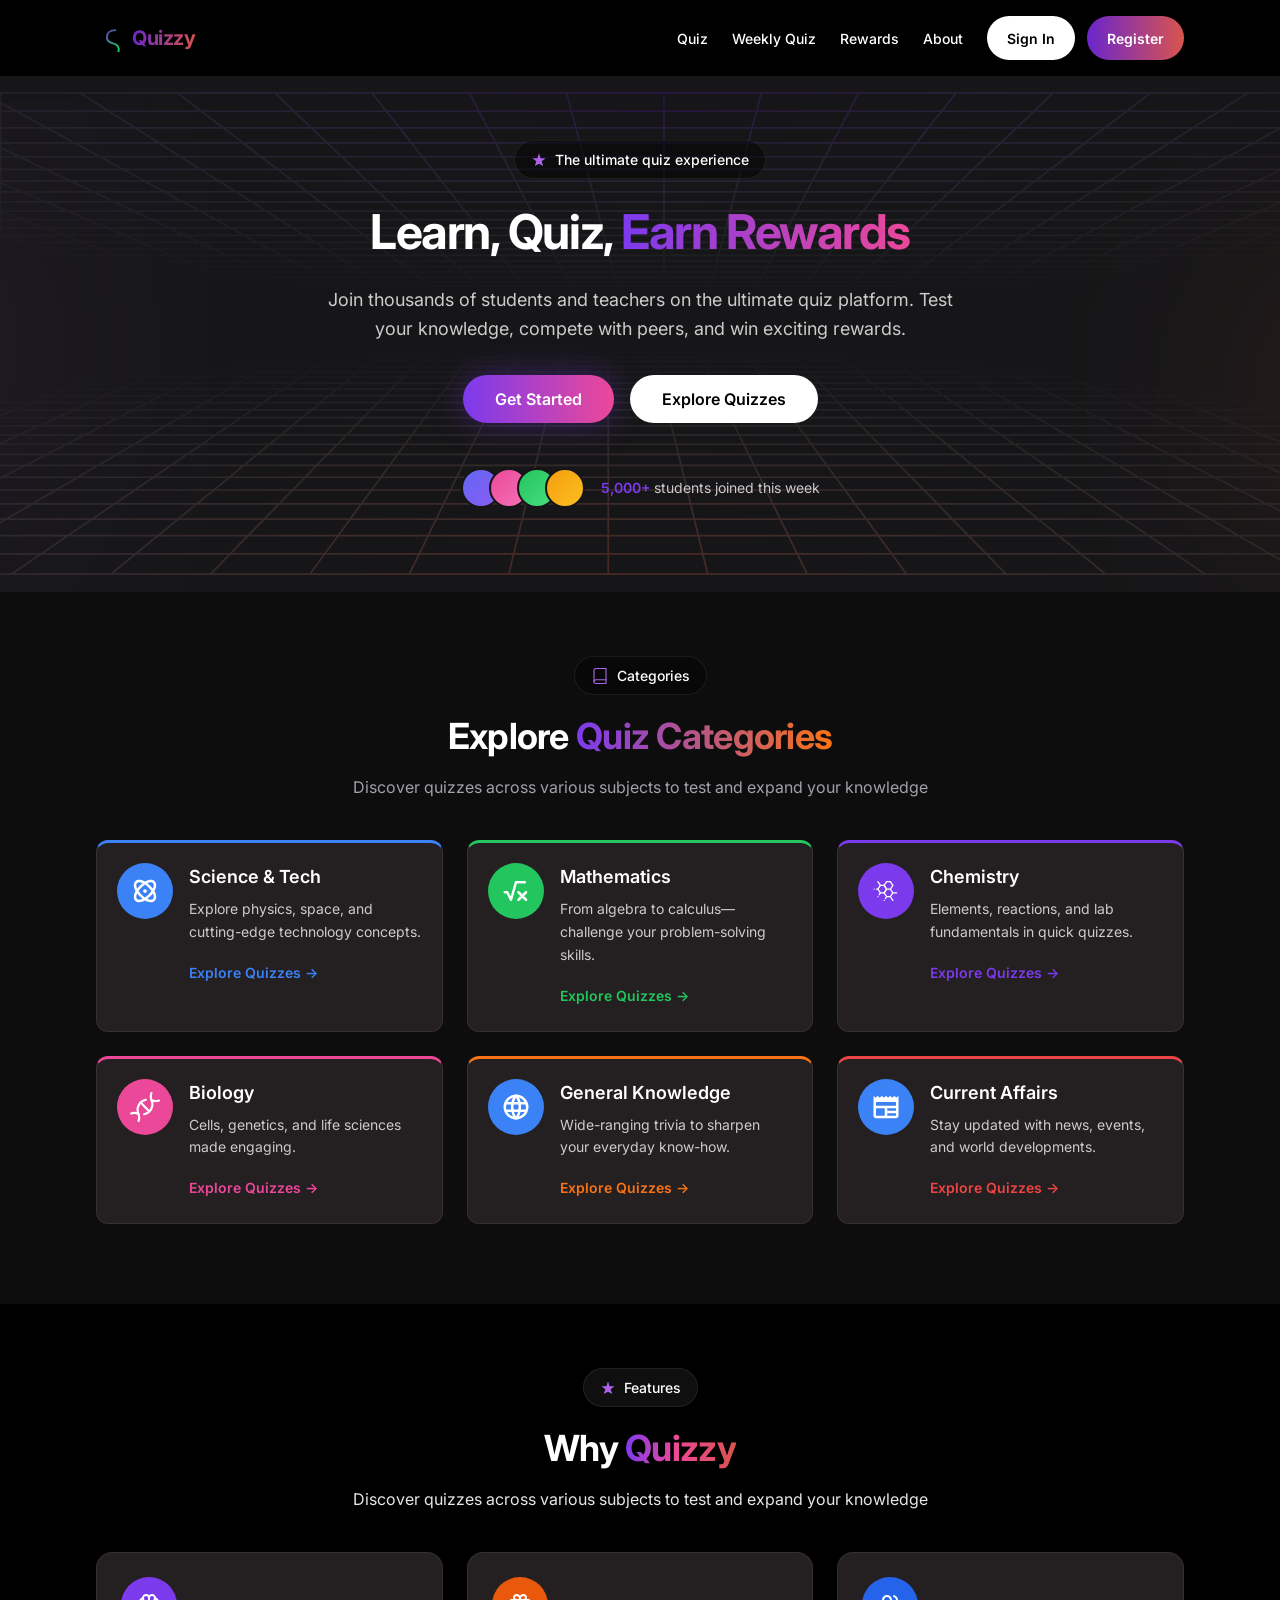
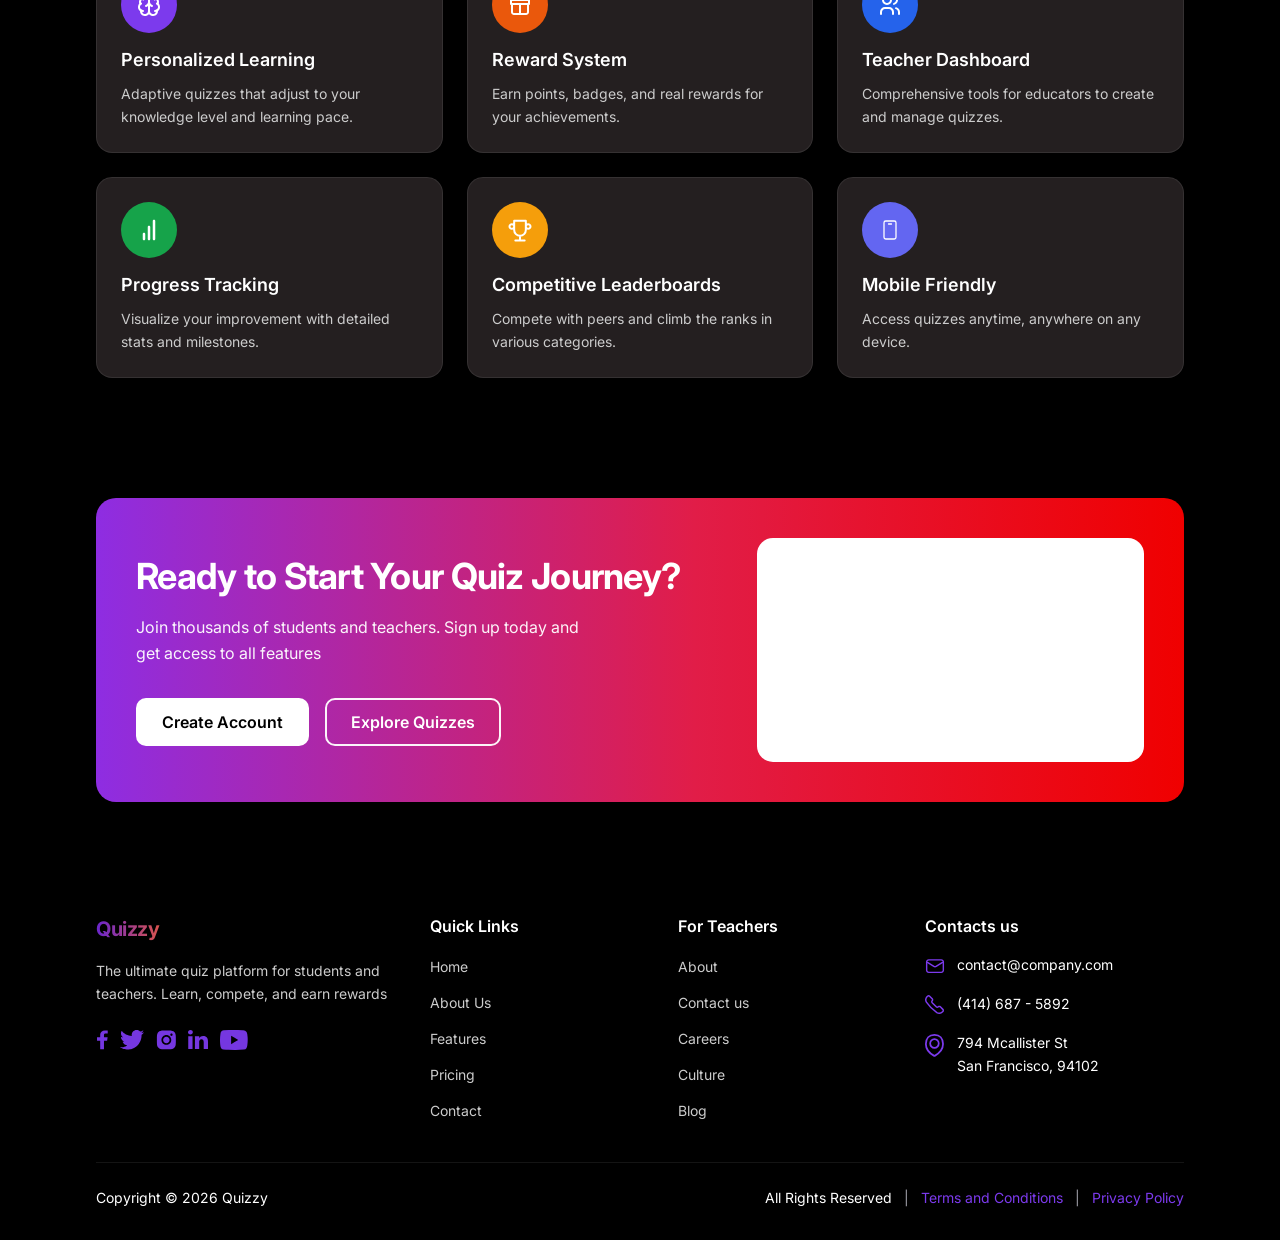
<file: index.html>
<!DOCTYPE html>
<html lang="uz">
  <head>
    <meta charset="utf-8" />
    <meta
      name="viewport"
      content="width=device-width, initial-scale=1, viewport-fit=cover"
    />
    <title>Quizzy</title>
    <link rel="preconnect" href="https://fonts.googleapis.com" />
    <link rel="preconnect" href="https://fonts.gstatic.com" crossorigin />
    <link
      href="https://fonts.googleapis.com/css2?family=Inter:wght@400;500;600;700&display=swap"
      rel="stylesheet"
    />
    <link rel="stylesheet" href="css/design-tokens.css" />
    <link rel="stylesheet" href="css/base.css" />
    <link rel="stylesheet" href="css/layout.css" />
    <link rel="stylesheet" href="css/components/header.css" />
    <link rel="stylesheet" href="css/components/footer.css" />
    <link rel="stylesheet" href="css/sections/hero.css" />
    <link rel="stylesheet" href="css/sections/explore-categories.css" />
    <link rel="stylesheet" href="css/sections/why-quizzy.css" />
    <link rel="stylesheet" href="css/sections/cta-banner.css" />
  </head>
  <body>
    <div class="site-main">
      <header class="site-header" id="site-header">
        <div class="site-header__inner">
          <input
            type="checkbox"
            id="site-nav-toggle"
            class="site-header__nav-toggle visually-hidden"
          />

          <a class="site-header__logo" href="/">
            <span class="site-header__logo-mark" aria-hidden="true">
              <svg width="28" height="28" viewBox="0 0 32 32" fill="none" xmlns="http://www.w3.org/2000/svg">
                <defs>
                  <linearGradient
                    id="siteLogoMarkGrad"
                    x1="6"
                    y1="4"
                    x2="26"
                    y2="28"
                    gradientUnits="userSpaceOnUse"
                  >
                    <stop stop-color="#6a26cd" />
                    <stop offset="1" stop-color="#22c55e" />
                  </linearGradient>
                </defs>
                <path
                  d="M22 7c-5.5 0-9.5 3.2-9.5 8.2 0 3.4 2.4 5.8 6.8 7 4.2 1.1 6.7 3.4 6.7 6.8 0 5.2-4.8 8.5-11.5 8.5-4.2 0-8-1.4-10.5-4"
                  stroke="url(#siteLogoMarkGrad)"
                  stroke-width="2.25"
                  stroke-linecap="round"
                  stroke-linejoin="round"
                  fill="none"
                />
              </svg>
            </span>
            <span class="site-header__logo-text">Quizzy</span>
          </a>

          <label class="site-header__burger" for="site-nav-toggle">
            <span class="visually-hidden">Menyuni ochish yoki yopish</span>
            <span class="site-header__burger-lines" aria-hidden="true"></span>
          </label>

          <div class="site-header__right">
            <nav class="site-header__nav" aria-label="Asosiy menyu">
              <ul class="site-header__nav-list">
                <li><a class="site-header__nav-link" href="#quiz">Quiz</a></li>
                <li><a class="site-header__nav-link" href="#weekly-quiz">Weekly Quiz</a></li>
                <li><a class="site-header__nav-link" href="#rewards">Rewards</a></li>
                <li><a class="site-header__nav-link" href="#about">About</a></li>
              </ul>
            </nav>

            <div class="site-header__actions">
              <a class="site-header__btn site-header__btn--signin" href="sign-in.html">Sign In</a>
              <a class="site-header__btn site-header__btn--register" href="register.html">Register</a>
            </div>
          </div>
        </div>
      </header>

      <main id="main-content">
        <section
          class="section section--hero"
          id="hero"
          aria-labelledby="hero-heading"
        >
          <div class="hero__bg" aria-hidden="true">
            <div class="hero__ellipse hero__ellipse--left"></div>
            <div class="hero__ellipse hero__ellipse--right"></div>
            <div class="hero__pattern hero__pattern--top"></div>
            <div class="hero__pattern hero__pattern--bottom"></div>
          </div>

          <div class="section__inner hero__content">
            <div class="hero__badge">
              <span class="hero__badge-icon" aria-hidden="true">
                <svg viewBox="0 0 24 24" fill="currentColor" xmlns="http://www.w3.org/2000/svg">
                  <path
                    d="M12 2l2.4 7.4H22l-6 4.6 2.3 7L12 17.8 5.7 21l2.3-7-6-4.6h7.6L12 2z"
                  />
                </svg>
              </span>
              <span>The ultimate quiz experience</span>
            </div>

            <h1 id="hero-heading" class="hero__title">
              Learn, Quiz,
              <span class="hero__title-gradient"> Earn Rewards</span>
            </h1>

            <p class="hero__lead">
              Join thousands of students and teachers on the ultimate quiz platform. Test your
              knowledge, compete with peers, and win exciting rewards.
            </p>

            <div class="hero__actions">
              <a class="hero__btn hero__btn--primary" href="register.html">Get Started</a>
              <a class="hero__btn hero__btn--secondary" href="#explore-categories">Explore Quizzes</a>
            </div>

            <div class="hero__social">
              <ul class="hero__avatars" aria-hidden="true">
                <li class="hero__avatar" style="background: linear-gradient(135deg, #6366f1, #8b5cf6)"></li>
                <li class="hero__avatar" style="background: linear-gradient(135deg, #ec4899, #f472b6)"></li>
                <li class="hero__avatar" style="background: linear-gradient(135deg, #22c55e, #4ade80)"></li>
                <li class="hero__avatar" style="background: linear-gradient(135deg, #f59e0b, #fbbf24)"></li>
              </ul>
              <p class="hero__social-text">
                <strong>5,000+</strong> students joined this week
              </p>
            </div>
          </div>
        </section>

        <section
          class="section section--explore"
          id="explore-categories"
          aria-labelledby="explore-heading"
        >
          <div class="section__inner explore">
            <header class="explore__header">
              <div class="explore__badge">
                <span class="explore__badge-icon" aria-hidden="true">
                  <svg width="18" height="18" viewBox="0 0 24 24" fill="none" xmlns="http://www.w3.org/2000/svg">
                    <path
                      d="M4 19.5C4 18.837 4.26339 18.2011 4.73223 17.7322C5.20107 17.2634 5.83696 17 6.5 17H20"
                      stroke="currentColor"
                      stroke-width="1.5"
                      stroke-linecap="round"
                      stroke-linejoin="round"
                    />
                    <path
                      d="M6.5 2H20V22H6.5C5.83696 22 5.20107 21.7366 4.73223 21.2678C4.26339 20.7989 4 20.163 4 19.5V4.5C4 3.83696 4.26339 3.20107 4.73223 2.73223C5.20107 2.26339 5.83696 2 6.5 2Z"
                      stroke="currentColor"
                      stroke-width="1.5"
                      stroke-linecap="round"
                      stroke-linejoin="round"
                    />
                  </svg>
                </span>
                <span>Categories</span>
              </div>

              <h2 id="explore-heading" class="explore__title">
                <span class="explore__title-plain">Explore </span>
                <span class="explore__title-gradient">Quiz Categories</span>
              </h2>

              <p class="explore__subtitle">
                Discover quizzes across various subjects to test and expand your knowledge
              </p>
            </header>

            <ul class="explore__grid">
              <li>
                <article class="explore__card explore__card--blue">
                  <div class="explore__card-inner">
                    <div class="explore__card-icon-wrap">
                      <img
                        src="assets/icons/mingcute_science-line.svg"
                        width="30"
                        height="30"
                        alt=""
                      />
                    </div>
                    <div class="explore__card-body">
                      <h3 class="explore__card-title">Science &amp; Tech</h3>
                      <p class="explore__card-desc">
                        Explore physics, space, and cutting-edge technology concepts.
                      </p>
                      <a class="explore__card-link" href="#category-science">
                        Explore Quizzes <span class="explore__card-link-arrow" aria-hidden="true">→</span>
                      </a>
                    </div>
                  </div>
                </article>
              </li>
              <li>
                <article class="explore__card explore__card--green">
                  <div class="explore__card-inner">
                    <div class="explore__card-icon-wrap">
                      <img src="assets/icons/tabler_math.svg" width="30" height="30" alt="" />
                    </div>
                    <div class="explore__card-body">
                      <h3 class="explore__card-title">Mathematics</h3>
                      <p class="explore__card-desc">
                        From algebra to calculus—challenge your problem-solving skills.
                      </p>
                      <a class="explore__card-link" href="#category-math">
                        Explore Quizzes <span class="explore__card-link-arrow" aria-hidden="true">→</span>
                      </a>
                    </div>
                  </div>
                </article>
              </li>
              <li>
                <article class="explore__card explore__card--purple">
                  <div class="explore__card-inner">
                    <div class="explore__card-icon-wrap">
                      <img src="assets/icons/lets-icons_chemistry-light.svg" width="30" height="30" alt="" />
                    </div>
                    <div class="explore__card-body">
                      <h3 class="explore__card-title">Chemistry</h3>
                      <p class="explore__card-desc">
                        Elements, reactions, and lab fundamentals in quick quizzes.
                      </p>
                      <a class="explore__card-link" href="#category-chemistry">
                        Explore Quizzes <span class="explore__card-link-arrow" aria-hidden="true">→</span>
                      </a>
                    </div>
                  </div>
                </article>
              </li>
              <li>
                <article class="explore__card explore__card--pink">
                  <div class="explore__card-inner">
                    <div class="explore__card-icon-wrap">
                      <img
                        src="assets/icons/streamline_ecology-science-dna-biology-experiment-lab-science.svg"
                        width="30"
                        height="30"
                        alt=""
                      />
                    </div>
                    <div class="explore__card-body">
                      <h3 class="explore__card-title">Biology</h3>
                      <p class="explore__card-desc">
                        Cells, genetics, and life sciences made engaging.
                      </p>
                      <a class="explore__card-link" href="#category-biology">
                        Explore Quizzes <span class="explore__card-link-arrow" aria-hidden="true">→</span>
                      </a>
                    </div>
                  </div>
                </article>
              </li>
              <li>
                <article class="explore__card explore__card--orange">
                  <div class="explore__card-inner">
                    <div class="explore__card-icon-wrap explore__card-icon-wrap--blue">
                      <img src="assets/icons/tabler_world.svg" width="30" height="30" alt="" />
                    </div>
                    <div class="explore__card-body">
                      <h3 class="explore__card-title">General Knowledge</h3>
                      <p class="explore__card-desc">
                        Wide-ranging trivia to sharpen your everyday know-how.
                      </p>
                      <a class="explore__card-link" href="#category-gk">
                        Explore Quizzes <span class="explore__card-link-arrow" aria-hidden="true">→</span>
                      </a>
                    </div>
                  </div>
                </article>
              </li>
              <li>
                <article class="explore__card explore__card--red">
                  <div class="explore__card-inner">
                    <div class="explore__card-icon-wrap explore__card-icon-wrap--blue">
                      <img
                        src="assets/icons/material-symbols_newspaper-rounded.svg"
                        width="30"
                        height="30"
                        alt=""
                      />
                    </div>
                    <div class="explore__card-body">
                      <h3 class="explore__card-title">Current Affairs</h3>
                      <p class="explore__card-desc">
                        Stay updated with news, events, and world developments.
                      </p>
                      <a class="explore__card-link" href="#category-affairs">
                        Explore Quizzes <span class="explore__card-link-arrow" aria-hidden="true">→</span>
                      </a>
                    </div>
                  </div>
                </article>
              </li>
            </ul>
          </div>
        </section>

        <section
          class="section section--why"
          id="why-quizzy"
          aria-labelledby="why-heading"
        >
          <div class="section__inner why">
            <header class="why__header">
              <div class="why__badge">
                <span class="why__badge-icon" aria-hidden="true">
                  <svg width="16" height="16" viewBox="0 0 24 24" fill="currentColor" xmlns="http://www.w3.org/2000/svg">
                    <path
                      d="M12 2l2.4 7.4H22l-6 4.6 2.3 7L12 17.8 5.7 21l2.3-7-6-4.6h7.6L12 2z"
                    />
                  </svg>
                </span>
                <span>Features</span>
              </div>

              <h2 id="why-heading" class="why__title">
                <span class="why__title-plain">Why </span>
                <span class="why__title-gradient">Quizzy</span>
              </h2>

              <p class="why__subtitle">
                Discover quizzes across various subjects to test and expand your knowledge
              </p>
            </header>

            <ul class="why__grid">
              <li>
                <article class="why__card why__card--purple">
                  <div class="why__card-icon-wrap" aria-hidden="true">
                    <img src="assets/icons/lucide_brain.svg" width="24" height="24" alt="" />
                  </div>
                  <h3 class="why__card-title">Personalized Learning</h3>
                  <p class="why__card-desc">
                    Adaptive quizzes that adjust to your knowledge level and learning pace.
                  </p>
                </article>
              </li>
              <li>
                <article class="why__card why__card--coral">
                  <div class="why__card-icon-wrap" aria-hidden="true">
                    <img src="assets/icons/iconamoon_gift.svg" width="24" height="24" alt="" />
                  </div>
                  <h3 class="why__card-title">Reward System</h3>
                  <p class="why__card-desc">
                    Earn points, badges, and real rewards for your achievements.
                  </p>
                </article>
              </li>
              <li>
                <article class="why__card why__card--blue">
                  <div class="why__card-icon-wrap" aria-hidden="true">
                    <img src="assets/icons/tabler_users.svg" width="24" height="24" alt="" />
                  </div>
                  <h3 class="why__card-title">Teacher Dashboard</h3>
                  <p class="why__card-desc">
                    Comprehensive tools for educators to create and manage quizzes.
                  </p>
                </article>
              </li>
              <li>
                <article class="why__card why__card--green">
                  <div class="why__card-icon-wrap" aria-hidden="true">
                    <img src="assets/icons/mynaui_chart-bar-solid.svg" width="24" height="24" alt="" />
                  </div>
                  <h3 class="why__card-title">Progress Tracking</h3>
                  <p class="why__card-desc">
                    Visualize your improvement with detailed stats and milestones.
                  </p>
                </article>
              </li>
              <li>
                <article class="why__card why__card--amber">
                  <div class="why__card-icon-wrap" aria-hidden="true">
                    <img src="assets/icons/tabler_trophy.svg" width="28" height="28" alt="" />
                  </div>
                  <h3 class="why__card-title">Competitive Leaderboards</h3>
                  <p class="why__card-desc">
                    Compete with peers and climb the ranks in various categories.
                  </p>
                </article>
              </li>
              <li>
                <article class="why__card why__card--violet">
                  <div class="why__card-icon-wrap" aria-hidden="true">
                    <img src="assets/icons/mynaui_mobile.svg" width="28" height="28" alt="" />
                  </div>
                  <h3 class="why__card-title">Mobile Friendly</h3>
                  <p class="why__card-desc">
                    Access quizzes anytime, anywhere on any device.
                  </p>
                </article>
              </li>
            </ul>
          </div>
        </section>

        <section class="section section--cta" id="cta-banner" aria-labelledby="cta-heading">
          <div class="section__inner section__inner--cta">
            <div class="cta-banner">
              <div class="cta-banner__content">
                <h2 id="cta-heading" class="cta-banner__title">
                  Ready to Start Your Quiz Journey?
                </h2>
                <p class="cta-banner__desc">
                  Join thousands of students and teachers. Sign up today and get access to all
                  features
                </p>
                <div class="cta-banner__actions">
                  <a class="cta-banner__btn cta-banner__btn--primary" href="register.html">Create Account</a>
                  <a class="cta-banner__btn cta-banner__btn--secondary" href="#explore-categories">Explore Quizzes</a>
                </div>
              </div>
              <div class="cta-banner__visual" aria-hidden="true">
                <!-- Rasm/illustratsiya keyin qo‘shiladi -->
              </div>
            </div>
          </div>
        </section>
      </main>

      <footer class="site-footer" id="site-footer">
        <div class="site-footer__inner">
          <div class="site-footer__grid">
            <div class="site-footer__brand">
              <a class="site-footer__logo" href="/">Quizzy</a>
              <p class="site-footer__tagline">
                The ultimate quiz platform for students and teachers. Learn, compete, and earn rewards
              </p>
              <ul class="site-footer__social" aria-label="Ijtimoiy tarmoqlar">
                <li>
                  <a class="site-footer__social-link" href="#" aria-label="Facebook">
                    <img src="assets/icons/Facebook.svg" width="20" height="20" alt="" />
                  </a>
                </li>
                <li>
                  <a class="site-footer__social-link" href="#" aria-label="Twitter">
                    <img src="assets/icons/Twitter.svg" width="20" height="20" alt="" />
                  </a>
                </li>
                <li>
                  <a class="site-footer__social-link" href="#" aria-label="Instagram">
                    <img src="assets/icons/Instagram.svg" width="20" height="20" alt="" />
                  </a>
                </li>
                <li>
                  <a class="site-footer__social-link" href="#" aria-label="LinkedIn">
                    <img src="assets/icons/LinkedIn.svg" width="20" height="20" alt="" />
                  </a>
                </li>
                <li>
                  <a class="site-footer__social-link" href="#" aria-label="YouTube">
                    <img src="assets/icons/YouTube.svg" width="20" height="20" alt="" />
                  </a>
                </li>
              </ul>
            </div>

            <div class="site-footer__col">
              <h3 class="site-footer__heading">Quick Links</h3>
              <ul class="site-footer__links">
                <li><a href="/">Home</a></li>
                <li><a href="#about">About Us</a></li>
                <li><a href="#features">Features</a></li>
                <li><a href="#pricing">Pricing</a></li>
                <li><a href="#contact">Contact</a></li>
              </ul>
            </div>

            <div class="site-footer__col">
              <h3 class="site-footer__heading">For Teachers</h3>
              <ul class="site-footer__links">
                <li><a href="#about">About</a></li>
                <li><a href="#contact">Contact us</a></li>
                <li><a href="#careers">Careers</a></li>
                <li><a href="#culture">Culture</a></li>
                <li><a href="#blog">Blog</a></li>
              </ul>
            </div>

            <div class="site-footer__col">
              <h3 class="site-footer__heading">Contacts us</h3>
              <ul class="site-footer__contacts">
                <li class="site-footer__contact">
                  <span class="site-footer__contact-icon" aria-hidden="true">
                    <img src="assets/icons/Email.svg" width="20" height="20" alt="" />
                  </span>
                  <a href="mailto:contact@company.com">contact@company.com</a>
                </li>
                <li class="site-footer__contact">
                  <span class="site-footer__contact-icon" aria-hidden="true">
                    <img src="assets/icons/Phone.svg" width="20" height="20" alt="" />
                  </span>
                  <a href="tel:+14146875892">(414) 687 - 5892</a>
                </li>
                <li class="site-footer__contact">
                  <span class="site-footer__contact-icon" aria-hidden="true">
                    <img src="assets/icons/Mark.svg" width="16" height="20" alt="" />
                  </span>
                  <span class="site-footer__address">
                    794 Mcallister St<br />
                    San Francisco, 94102
                  </span>
                </li>
              </ul>
            </div>
          </div>

          <div class="site-footer__rule" aria-hidden="true"></div>

          <div class="site-footer__bottom">
            <p class="site-footer__copyright">Copyright © 2026 Quizzy</p>
            <div class="site-footer__legal">
              <span class="site-footer__legal-text">All Rights Reserved</span>
              <span class="site-footer__legal-sep" aria-hidden="true">|</span>
              <a class="site-footer__legal-link" href="#terms">Terms and Conditions</a>
              <span class="site-footer__legal-sep" aria-hidden="true">|</span>
              <a class="site-footer__legal-link" href="#privacy">Privacy Policy</a>
            </div>
          </div>
        </div>
      </footer>
    </div>
    <script>
      (function () {
        var toggle = document.getElementById("site-nav-toggle");
        if (!toggle) return;
        document.querySelectorAll(".site-header__right a").forEach(function (a) {
          a.addEventListener("click", function () {
            toggle.checked = false;
          });
        });
        window.addEventListener("resize", function () {
          if (window.matchMedia("(min-width: 768px)").matches) toggle.checked = false;
        });
      })();
    </script>
  </body>
</html>
</file>
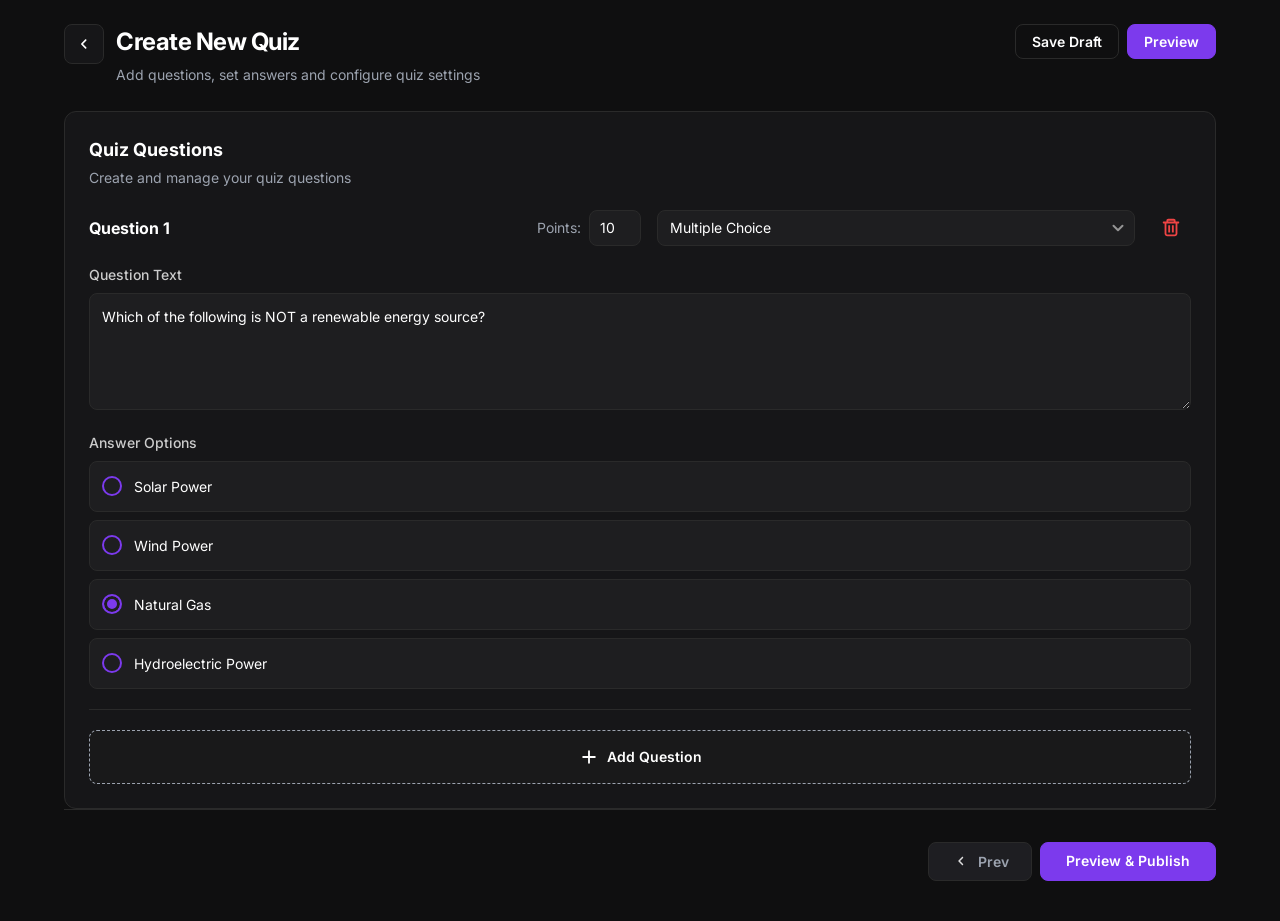
<file: create-quiz-2.html>
<!DOCTYPE html>
<html lang="uz">
  <head>
    <meta charset="utf-8" />
    <meta
      name="viewport"
      content="width=device-width, initial-scale=1, viewport-fit=cover"
    />
    <title>Savollar — Create New Quiz — Quizzy</title>
    <link rel="preconnect" href="https://fonts.googleapis.com" />
    <link rel="preconnect" href="https://fonts.gstatic.com" crossorigin />
    <link
      href="https://fonts.googleapis.com/css2?family=Inter:wght@400;500;600;700&display=swap"
      rel="stylesheet"
    />
    <link rel="stylesheet" href="css/design-tokens.css" />
    <link rel="stylesheet" href="css/base.css" />
    <link rel="stylesheet" href="css/dashboard/dashboard-tokens.css" />
    <link rel="stylesheet" href="css/create-quiz/create-quiz.css" />
    <link rel="stylesheet" href="css/create-quiz/create-quiz-questions.css" />
  </head>
  <body>
    <div class="cq-page">
      <div class="cq-page__inner">
        <header class="cq-header">
          <div class="cq-header__lead">
            <a class="cq-back" href="create-quiz.html" aria-label="Oldingi qadamga qaytish">
              <img src="assets/icons/material-symbols_chevron-left-rounded.svg" alt="" width="20" height="20" />
            </a>
            <div class="cq-header__titles">
              <h1 class="cq-header__title">Create New Quiz</h1>
              <p class="cq-header__subtitle">
                Add questions, set answers and configure quiz settings
              </p>
            </div>
          </div>
          <div class="cq-header__actions">
            <button type="button" class="cq-btn cq-btn--ghost">Save Draft</button>
            <button type="button" class="cq-btn cq-btn--accent">Preview</button>
          </div>
        </header>

        <main class="cq-main--questions" id="create-quiz-step-2">
          <section class="cq-questions-card" aria-labelledby="cq-questions-heading">
            <div class="cq-card__head">
              <h2 id="cq-questions-heading" class="cq-card__title">Quiz Questions</h2>
              <p class="cq-card__desc">Create and manage your quiz questions</p>
            </div>

            <div class="cq-question-block">
              <div class="cq-q-toolbar">
                <h3 class="cq-q-toolbar__title">Question 1</h3>
                <div class="cq-q-points">
                  <label class="cq-q-points__label" for="cq-q1-points">Points:</label>
                  <input
                    class="cq-q-points__input"
                    id="cq-q1-points"
                    name="q1_points"
                    type="number"
                    min="0"
                    value="10"
                    inputmode="numeric"
                  />
                </div>
                <div class="cq-q-type-wrap">
                  <label class="visually-hidden" for="cq-q1-type">Savol turi</label>
                  <select class="cq-q-type" id="cq-q1-type" name="q1_type">
                    <option value="multiple" selected>Multiple Choice</option>
                    <option value="truefalse">True / False</option>
                    <option value="short">Short Answer</option>
                  </select>
                  <img
                    class="cq-q-type-wrap__chevron"
                    src="assets/icons/tabler_chevron-down.svg"
                    alt=""
                    width="18"
                    height="18"
                  />
                </div>
                <button type="button" class="cq-q-delete" aria-label="Savolni o‘chirish">
                  <img src="assets/icons/gg_trash.svg" alt="" width="22" height="22" />
                </button>
              </div>

              <div class="cq-field">
                <label class="cq-label" for="cq-q1-text">Question Text</label>
                <textarea
                  class="cq-textarea"
                  id="cq-q1-text"
                  name="q1_text"
                  rows="4"
                >Which of the following is NOT a renewable energy source?</textarea>
              </div>

              <fieldset class="cq-options">
                <legend class="cq-options__legend">Answer Options</legend>

                <label class="cq-option">
                  <input class="cq-option__input visually-hidden" type="radio" name="q1_correct" value="0" />
                  <span class="cq-option__row">
                    <span class="cq-option__radio" aria-hidden="true"></span>
                    <input class="cq-option__field" type="text" name="q1_opt0" value="Solar Power" aria-label="Variant 1" />
                  </span>
                </label>

                <label class="cq-option">
                  <input class="cq-option__input visually-hidden" type="radio" name="q1_correct" value="1" />
                  <span class="cq-option__row">
                    <span class="cq-option__radio" aria-hidden="true"></span>
                    <input class="cq-option__field" type="text" name="q1_opt1" value="Wind Power" aria-label="Variant 2" />
                  </span>
                </label>

                <label class="cq-option">
                  <input
                    class="cq-option__input visually-hidden"
                    type="radio"
                    name="q1_correct"
                    value="2"
                    checked
                  />
                  <span class="cq-option__row">
                    <span class="cq-option__radio" aria-hidden="true"></span>
                    <input class="cq-option__field" type="text" name="q1_opt2" value="Natural Gas" aria-label="Variant 3" />
                  </span>
                </label>

                <label class="cq-option">
                  <input class="cq-option__input visually-hidden" type="radio" name="q1_correct" value="3" />
                  <span class="cq-option__row">
                    <span class="cq-option__radio" aria-hidden="true"></span>
                    <input
                      class="cq-option__field"
                      type="text"
                      name="q1_opt3"
                      value="Hydroelectric Power"
                      aria-label="Variant 4"
                    />
                  </span>
                </label>
              </fieldset>
            </div>

            <button type="button" class="cq-add-question">
              <svg viewBox="0 0 24 24" fill="none" stroke="currentColor" stroke-width="2.2" aria-hidden="true">
                <path d="M12 5v14M5 12h14" stroke-linecap="round" />
              </svg>
              Add Question
            </button>
          </section>
        </main>

        <footer class="cq-footer">
          <a href="create-quiz.html" class="cq-btn cq-btn--footer cq-btn--footer-prev">
            <img
              src="assets/icons/material-symbols_chevron-left-rounded.svg"
              alt=""
              width="20"
              height="20"
            />
            Prev
          </a>
          <button type="button" class="cq-btn cq-btn--footer cq-btn--footer-publish">
            Preview &amp; Publish
          </button>
        </footer>
      </div>
    </div>
  </body>
</html>
</file>
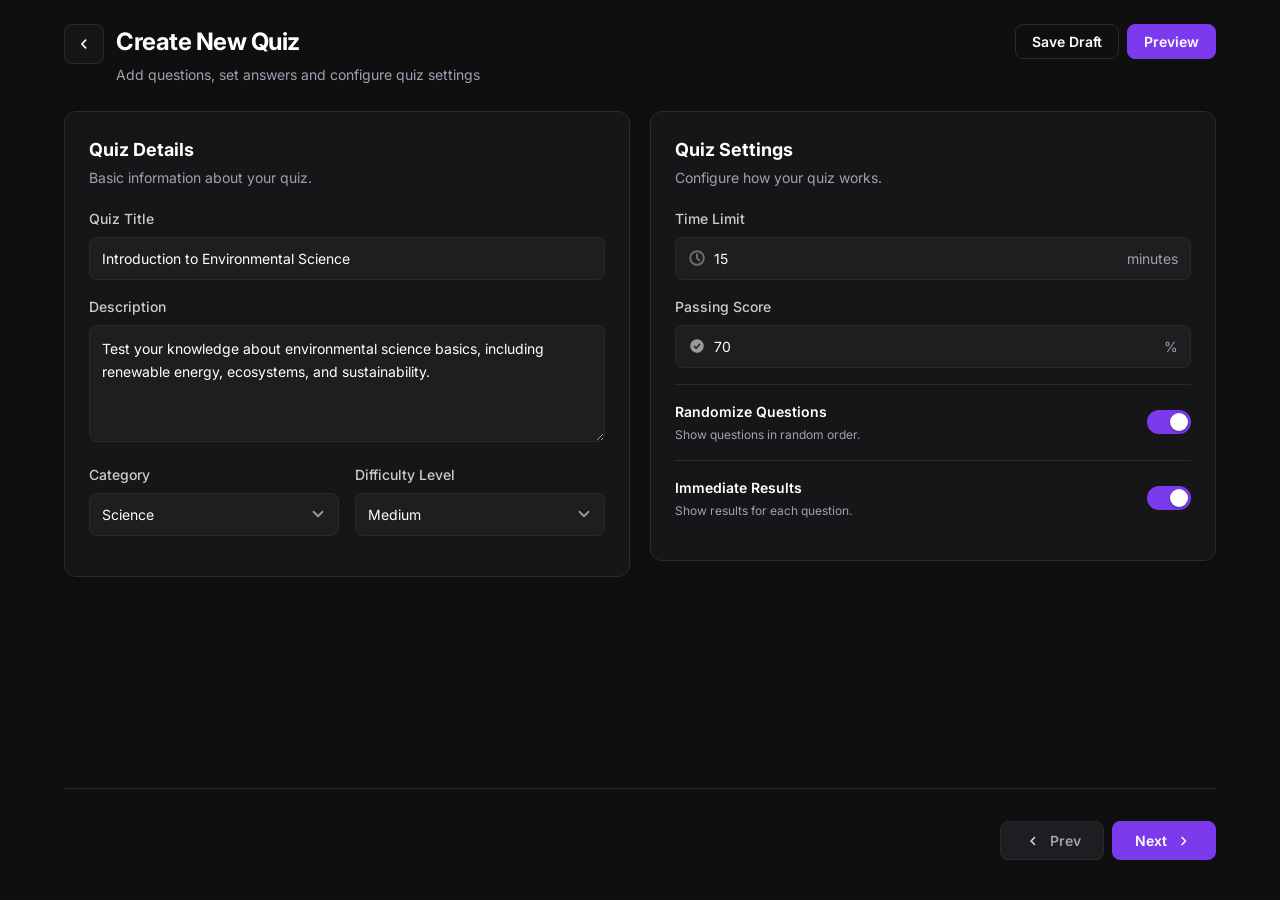
<file: create-quiz.html>
<!DOCTYPE html>
<html lang="uz">
  <head>
    <meta charset="utf-8" />
    <meta
      name="viewport"
      content="width=device-width, initial-scale=1, viewport-fit=cover"
    />
    <title>Create New Quiz — Quizzy</title>
    <link rel="preconnect" href="https://fonts.googleapis.com" />
    <link rel="preconnect" href="https://fonts.gstatic.com" crossorigin />
    <link
      href="https://fonts.googleapis.com/css2?family=Inter:wght@400;500;600;700&display=swap"
      rel="stylesheet"
    />
    <link rel="stylesheet" href="css/design-tokens.css" />
    <link rel="stylesheet" href="css/base.css" />
    <link rel="stylesheet" href="css/dashboard/dashboard-tokens.css" />
    <link rel="stylesheet" href="css/create-quiz/create-quiz.css" />
  </head>
  <body>
    <div class="cq-page">
      <div class="cq-page__inner">
        <header class="cq-header">
          <div class="cq-header__lead">
            <a class="cq-back" href="dashboard.html" aria-label="Dashboardga qaytish">
              <img src="assets/icons/material-symbols_chevron-left-rounded.svg" alt="" width="20" height="20" />
            </a>
            <div class="cq-header__titles">
              <h1 class="cq-header__title">Create New Quiz</h1>
              <p class="cq-header__subtitle">
                Add questions, set answers and configure quiz settings
              </p>
            </div>
          </div>
          <div class="cq-header__actions">
            <button type="button" class="cq-btn cq-btn--ghost">Save Draft</button>
            <button type="button" class="cq-btn cq-btn--accent">Preview</button>
          </div>
        </header>

        <main class="cq-grid" id="create-quiz-step-1">
          <section class="cq-card" aria-labelledby="cq-details-title">
            <div class="cq-card__head">
              <h2 id="cq-details-title" class="cq-card__title">Quiz Details</h2>
              <p class="cq-card__desc">Basic information about your quiz.</p>
            </div>

            <div class="cq-field">
              <label class="cq-label" for="cq-quiz-title">Quiz Title</label>
              <input
                class="cq-input"
                id="cq-quiz-title"
                name="title"
                type="text"
                value="Introduction to Environmental Science"
                autocomplete="off"
              />
            </div>

            <div class="cq-field">
              <label class="cq-label" for="cq-description">Description</label>
              <textarea
                class="cq-textarea"
                id="cq-description"
                name="description"
                rows="4"
              >Test your knowledge about environmental science basics, including renewable energy, ecosystems, and sustainability.</textarea>
            </div>

            <div class="cq-row-2">
              <div class="cq-field">
                <label class="cq-label" for="cq-category">Category</label>
                <div class="cq-select-wrap">
                  <select class="cq-select" id="cq-category" name="category">
                    <option value="science" selected>Science</option>
                    <option value="math">Mathematics</option>
                    <option value="history">History</option>
                    <option value="language">Language</option>
                  </select>
                  <img
                    class="cq-select-wrap__chevron"
                    src="assets/icons/tabler_chevron-down.svg"
                    alt=""
                    width="18"
                    height="18"
                  />
                </div>
              </div>
              <div class="cq-field">
                <label class="cq-label" for="cq-difficulty">Difficulty Level</label>
                <div class="cq-select-wrap">
                  <select class="cq-select" id="cq-difficulty" name="difficulty">
                    <option value="easy">Easy</option>
                    <option value="medium" selected>Medium</option>
                    <option value="hard">Hard</option>
                  </select>
                  <img
                    class="cq-select-wrap__chevron"
                    src="assets/icons/tabler_chevron-down.svg"
                    alt=""
                    width="18"
                    height="18"
                  />
                </div>
              </div>
            </div>
          </section>

          <section class="cq-card" aria-labelledby="cq-settings-title">
            <div class="cq-card__head">
              <h2 id="cq-settings-title" class="cq-card__title">Quiz Settings</h2>
              <p class="cq-card__desc">Configure how your quiz works.</p>
            </div>

            <div class="cq-field">
              <label class="cq-label" for="cq-time">Time Limit</label>
              <div class="cq-affix">
                <span class="cq-affix__icon" aria-hidden="true">
                  <img src="assets/icons/tabler_clock.svg" alt="" width="18" height="18" />
                </span>
                <input
                  class="cq-affix__input"
                  id="cq-time"
                  name="time_limit"
                  type="number"
                  min="1"
                  value="15"
                  inputmode="numeric"
                />
                <span class="cq-affix__suffix">minutes</span>
              </div>
            </div>

            <div class="cq-field">
              <label class="cq-label" for="cq-passing">Passing Score</label>
              <div class="cq-affix">
                <span class="cq-affix__icon" aria-hidden="true">
                  <img src="assets/icons/lets-icons_check-fill.svg" alt="" width="18" height="18" />
                </span>
                <input
                  class="cq-affix__input"
                  id="cq-passing"
                  name="passing_score"
                  type="number"
                  min="0"
                  max="100"
                  value="70"
                  inputmode="numeric"
                />
                <span class="cq-affix__suffix">%</span>
              </div>
            </div>

            <div class="cq-setting-row">
              <div class="cq-setting-row__text">
                <p class="cq-setting-row__name">Randomize Questions</p>
                <p class="cq-setting-row__hint">Show questions in random order.</p>
              </div>
              <label class="cq-switch">
                <input
                  class="cq-switch__input"
                  type="checkbox"
                  name="randomize"
                  checked
                  aria-label="Randomize Questions"
                />
                <span class="cq-switch__slider" aria-hidden="true"></span>
              </label>
            </div>

            <div class="cq-setting-row">
              <div class="cq-setting-row__text">
                <p class="cq-setting-row__name">Immediate Results</p>
                <p class="cq-setting-row__hint">Show results for each question.</p>
              </div>
              <label class="cq-switch">
                <input
                  class="cq-switch__input"
                  type="checkbox"
                  name="immediate_results"
                  checked
                  aria-label="Immediate Results"
                />
                <span class="cq-switch__slider" aria-hidden="true"></span>
              </label>
            </div>
          </section>
        </main>

        <footer class="cq-footer">
          <button type="button" class="cq-btn cq-btn--footer cq-btn--footer-prev">
            <img
              src="assets/icons/material-symbols_chevron-left-rounded.svg"
              alt=""
              width="20"
              height="20"
            />
            Prev
          </button>
          <a href="create-quiz-2.html" class="cq-btn cq-btn--footer cq-btn--footer-next">
            Next
            <img src="assets/icons/material-symbols_chevron-right-rounded.svg" alt="" width="18" height="18" />
          </a>
        </footer>
      </div>
    </div>
  </body>
</html>
</file>
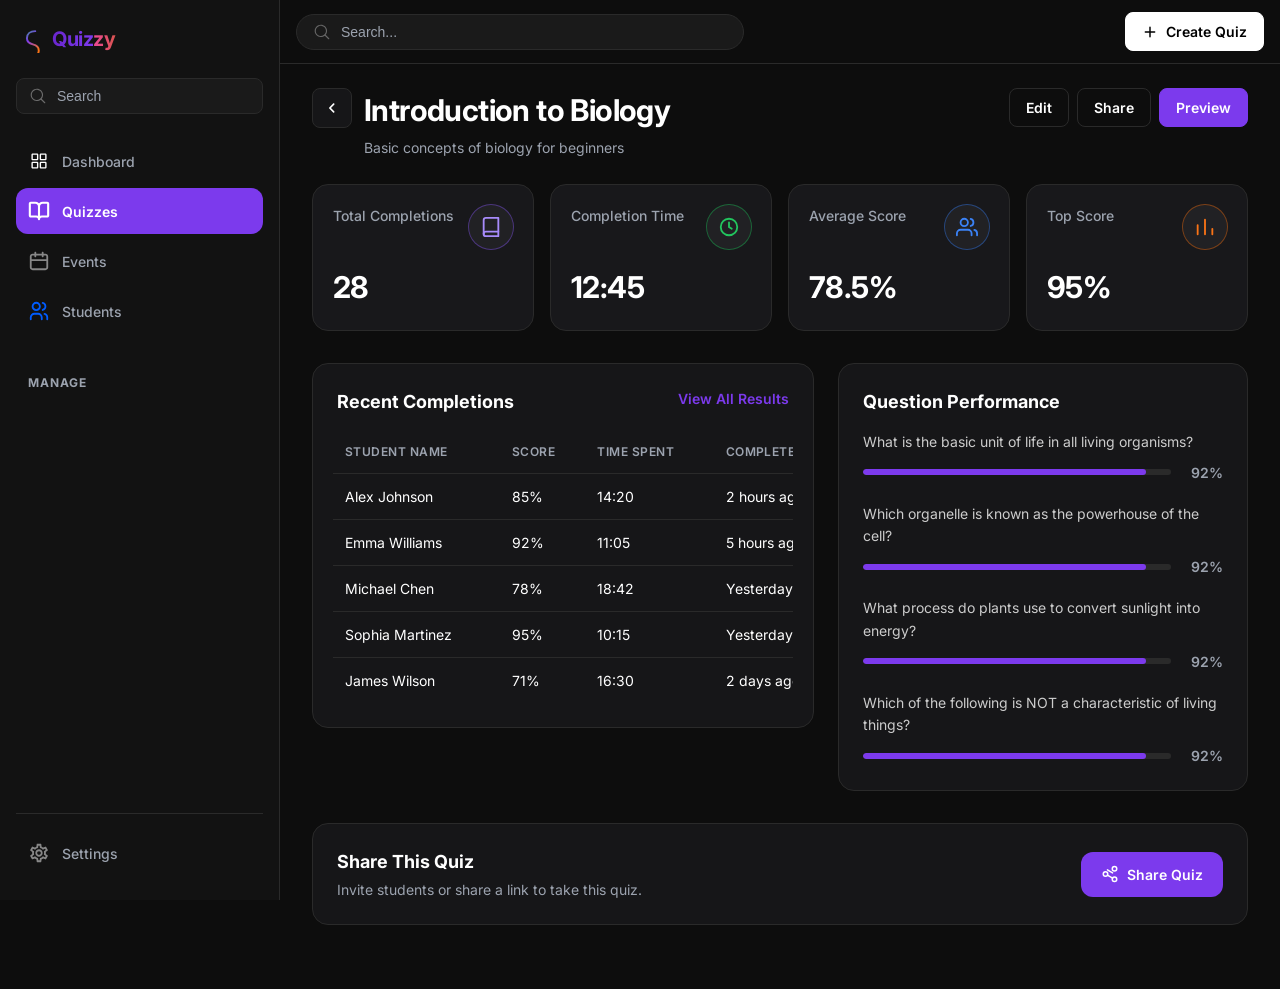
<file: quiz-detail.html>
<!DOCTYPE html>
<html lang="uz">
  <head>
    <meta charset="utf-8" />
    <meta
      name="viewport"
      content="width=device-width, initial-scale=1, viewport-fit=cover"
    />
    <title>Introduction to Biology — Quizzy</title>
    <link rel="preconnect" href="https://fonts.googleapis.com" />
    <link rel="preconnect" href="https://fonts.gstatic.com" crossorigin />
    <link
      href="https://fonts.googleapis.com/css2?family=Inter:wght@400;500;600;700&display=swap"
      rel="stylesheet"
    />
    <link rel="stylesheet" href="css/design-tokens.css" />
    <link rel="stylesheet" href="css/base.css" />
    <link rel="stylesheet" href="css/dashboard/dashboard-tokens.css" />
    <link rel="stylesheet" href="css/dashboard/dashboard-shell.css" />
    <link rel="stylesheet" href="css/dashboard/dashboard-sidebar.css" />
    <link rel="stylesheet" href="css/dashboard/dashboard-toolbar.css" />
    <link rel="stylesheet" href="css/dashboard/dashboard-stats.css" />
    <link rel="stylesheet" href="css/dashboard/dashboard-quiz-detail.css" />
  </head>
  <body>
    <div class="dash-app">
      <input
        type="checkbox"
        id="dash-sidebar-toggle"
        class="visually-hidden"
        aria-hidden="true"
      />

      <aside class="dash-sidebar" aria-label="Dashboard navigatsiyasi">
        <a class="dash-sidebar__brand" href="index.html">
          <span class="dash-sidebar__logo-mark" aria-hidden="true">
            <svg width="28" height="28" viewBox="0 0 32 32" fill="none" xmlns="http://www.w3.org/2000/svg">
              <defs>
                <linearGradient
                  id="dashLogoMarkGrad"
                  x1="6"
                  y1="4"
                  x2="26"
                  y2="28"
                  gradientUnits="userSpaceOnUse"
                >
                  <stop stop-color="#22c55e" />
                  <stop offset="0.5" stop-color="#7c3aed" />
                  <stop offset="1" stop-color="#f97316" />
                </linearGradient>
              </defs>
              <path
                d="M22 7c-5.5 0-9.5 3.2-9.5 8.2 0 3.4 2.4 5.8 6.8 7 4.2 1.1 6.7 3.4 6.7 6.8 0 5.2-4.8 8.5-11.5 8.5-4.2 0-8-1.4-10.5-4"
                stroke="url(#dashLogoMarkGrad)"
                stroke-width="2.25"
                stroke-linecap="round"
                stroke-linejoin="round"
                fill="none"
              />
            </svg>
          </span>
          <span class="dash-sidebar__logo-text">
            <span class="dash-sidebar__logo-quiz">Quiz</span><span class="dash-sidebar__logo-zy">zy</span>
          </span>
        </a>

        <div class="dash-sidebar__search" role="search">
          <img
            class="dash-sidebar__search-icon"
            src="assets/icons/ic_search.svg"
            alt=""
            width="18"
            height="18"
          />
          <input
            class="dash-sidebar__search-input"
            type="search"
            placeholder="Search"
            aria-label="Qidiruv"
          />
        </div>

        <nav class="dash-sidebar__nav" aria-label="Asosiy">
          <a class="dash-sidebar__link" href="dashboard.html">
            <img class="dash-sidebar__link-icon" src="assets/icons/ic_dashboard.svg" alt="" width="22" height="22" />
            Dashboard
          </a>
          <a class="dash-sidebar__link dash-sidebar__link--active" href="quizzes.html" aria-current="page">
            <img class="dash-sidebar__link-icon" src="assets/icons/lucide_book-open.svg" alt="" width="22" height="22" />
            Quizzes
          </a>
          <a class="dash-sidebar__link" href="#">
            <img class="dash-sidebar__link-icon" src="assets/icons/uil_calendar.svg" alt="" width="22" height="22" />
            Events
          </a>
          <a class="dash-sidebar__link" href="students.html">
            <img class="dash-sidebar__link-icon" src="assets/icons/tabler_users.svg" alt="" width="22" height="22" />
            Students
          </a>
        </nav>

        <p class="dash-sidebar__section-label">Manage</p>
        <nav class="dash-sidebar__nav dash-sidebar__footer-nav" aria-label="Boshqaruv">
          <a class="dash-sidebar__link" href="settings.html">
            <img class="dash-sidebar__link-icon" src="assets/icons/ic_outline-settings.svg" alt="" width="22" height="22" />
            Settings
          </a>
        </nav>
      </aside>

      <label class="dash-app__sidebar-backdrop" for="dash-sidebar-toggle" tabindex="-1" aria-hidden="true"></label>

      <div class="dash-app__main">
        <header class="dash-toolbar">
          <label class="dash-toolbar__menu-btn" for="dash-sidebar-toggle">
            <span class="visually-hidden">Yon panelni ochish yoki yopish</span>
            <svg viewBox="0 0 24 24" fill="none" stroke="currentColor" stroke-width="2" aria-hidden="true">
              <path d="M4 6h16M4 12h16M4 18h16" stroke-linecap="round" />
            </svg>
          </label>

          <a class="dash-toolbar__brand" href="index.html">
            <span class="dash-toolbar__logo-mark" aria-hidden="true">
              <svg width="26" height="26" viewBox="0 0 32 32" fill="none" xmlns="http://www.w3.org/2000/svg">
                <defs>
                  <linearGradient
                    id="dashToolbarLogoGrad"
                    x1="6"
                    y1="4"
                    x2="26"
                    y2="28"
                    gradientUnits="userSpaceOnUse"
                  >
                    <stop stop-color="#22c55e" />
                    <stop offset="0.5" stop-color="#7c3aed" />
                    <stop offset="1" stop-color="#f97316" />
                  </linearGradient>
                </defs>
                <path
                  d="M22 7c-5.5 0-9.5 3.2-9.5 8.2 0 3.4 2.4 5.8 6.8 7 4.2 1.1 6.7 3.4 6.7 6.8 0 5.2-4.8 8.5-11.5 8.5-4.2 0-8-1.4-10.5-4"
                  stroke="url(#dashToolbarLogoGrad)"
                  stroke-width="2.25"
                  stroke-linecap="round"
                  stroke-linejoin="round"
                  fill="none"
                />
              </svg>
            </span>
            <span class="dash-toolbar__logo-text">
              <span class="dash-toolbar__logo-quiz">Quiz</span><span class="dash-toolbar__logo-zy">zy</span>
            </span>
          </a>

          <div class="dash-toolbar__search" role="search">
            <img
              class="dash-toolbar__search-icon"
              src="assets/icons/ic_search.svg"
              alt=""
              width="18"
              height="18"
            />
            <input
              class="dash-toolbar__search-input"
              type="search"
              placeholder="Search..."
              aria-label="Qidiruv"
            />
          </div>

          <div class="dash-toolbar__actions">
            <a class="dash-toolbar__btn-create dash-toolbar__btn-create--solid" href="create-quiz.html">
              <svg viewBox="0 0 24 24" fill="none" stroke="currentColor" stroke-width="2.2" aria-hidden="true">
                <path d="M12 5v14M5 12h14" stroke-linecap="round" />
              </svg>
              <span>Create Quiz</span>
            </a>
          </div>
        </header>

        <div class="dash-app__content">
          <header class="qd-head">
            <div class="qd-head__lead">
              <a class="qd-head__back" href="quizzes.html" aria-label="Quizlar ro‘yxatiga qaytish">
                <img src="assets/icons/material-symbols_chevron-left-rounded.svg" alt="" width="20" height="20" />
              </a>
              <div class="qd-head__text">
                <h1 class="qd-head__title">Introduction to Biology</h1>
                <p class="qd-head__desc">Basic concepts of biology for beginners</p>
              </div>
            </div>
            <div class="qd-head__actions">
              <button type="button" class="qd-btn qd-btn--ghost">Edit</button>
              <a class="qd-btn qd-btn--ghost" href="share-quiz.html">Share</a>
              <a class="qd-btn qd-btn--primary" href="quiz-play.html">Preview</a>
            </div>
          </header>

          <section class="dash-stats qd-stats" aria-label="Quiz statistikasi">
            <article class="dash-stat-card">
              <div class="dash-stat-card__top">
                <p class="dash-stat-card__label">Total Completions</p>
                <div class="dash-stat-card__icon-wrap dash-stat-card__icon-wrap--purple" aria-hidden="true">
                  <svg class="dash-stat-card__icon" width="22" height="22" viewBox="0 0 24 24" fill="none">
                    <path
                      d="M4 19.5A2.5 2.5 0 0 1 6.5 17H20"
                      stroke="#a78bfa"
                      stroke-width="2"
                      stroke-linecap="round"
                      stroke-linejoin="round"
                    />
                    <path
                      d="M6.5 2H20v20H6.5A2.5 2.5 0 0 1 4 19.5v-15A2.5 2.5 0 0 1 6.5 2z"
                      stroke="#a78bfa"
                      stroke-width="2"
                      stroke-linecap="round"
                      stroke-linejoin="round"
                    />
                  </svg>
                </div>
              </div>
              <div class="dash-stat-card__bottom">
                <p class="dash-stat-card__value">28</p>
              </div>
            </article>

            <article class="dash-stat-card">
              <div class="dash-stat-card__top">
                <p class="dash-stat-card__label">Completion Time</p>
                <div class="dash-stat-card__icon-wrap dash-stat-card__icon-wrap--green" aria-hidden="true">
                  <svg class="dash-stat-card__icon" width="22" height="22" viewBox="0 0 24 24" fill="none">
                    <circle cx="12" cy="12" r="9" stroke="#22c55e" stroke-width="2" />
                    <path d="M12 7v5l3 2" stroke="#22c55e" stroke-width="2" stroke-linecap="round" />
                  </svg>
                </div>
              </div>
              <div class="dash-stat-card__bottom">
                <p class="dash-stat-card__value">12:45</p>
              </div>
            </article>

            <article class="dash-stat-card">
              <div class="dash-stat-card__top">
                <p class="dash-stat-card__label">Average Score</p>
                <div class="dash-stat-card__icon-wrap dash-stat-card__icon-wrap--blue" aria-hidden="true">
                  <svg class="dash-stat-card__icon" width="22" height="22" viewBox="0 0 24 24" fill="none">
                    <path
                      d="M17 21v-2a4 4 0 0 0-4-4H5a4 4 0 0 0-4 4v2"
                      stroke="#3b82f6"
                      stroke-width="2"
                      stroke-linecap="round"
                    />
                    <circle cx="9" cy="7" r="4" stroke="#3b82f6" stroke-width="2" />
                    <path
                      d="M23 21v-2a4 4 0 0 0-3-3.87M16 3.13a4 4 0 0 1 0 7.75"
                      stroke="#3b82f6"
                      stroke-width="2"
                      stroke-linecap="round"
                    />
                  </svg>
                </div>
              </div>
              <div class="dash-stat-card__bottom">
                <p class="dash-stat-card__value">78.5%</p>
              </div>
            </article>

            <article class="dash-stat-card">
              <div class="dash-stat-card__top">
                <p class="dash-stat-card__label">Top Score</p>
                <div class="dash-stat-card__icon-wrap dash-stat-card__icon-wrap--orange" aria-hidden="true">
                  <svg class="dash-stat-card__icon" width="22" height="22" viewBox="0 0 24 24" fill="none">
                    <path d="M4 20V10M12 20V4M20 20v-6" stroke="#f97316" stroke-width="2" stroke-linecap="round" />
                  </svg>
                </div>
              </div>
              <div class="dash-stat-card__bottom">
                <p class="dash-stat-card__value">95%</p>
              </div>
            </article>
          </section>

          <div class="qd-split">
            <section class="qd-card" aria-labelledby="qd-completions-title">
              <div class="qd-card__head">
                <h2 id="qd-completions-title" class="qd-card__title">Recent Completions</h2>
                <a class="qd-card__link" href="#">View All Results</a>
              </div>
              <div class="qd-table-wrap">
                <table class="qd-table">
                  <thead>
                    <tr>
                      <th scope="col">Student Name</th>
                      <th scope="col">Score</th>
                      <th scope="col">Time Spent</th>
                      <th scope="col">Completed</th>
                    </tr>
                  </thead>
                  <tbody>
                    <tr>
                      <td>Alex Johnson</td>
                      <td>85%</td>
                      <td>14:20</td>
                      <td>2 hours ago</td>
                    </tr>
                    <tr>
                      <td>Emma Williams</td>
                      <td>92%</td>
                      <td>11:05</td>
                      <td>5 hours ago</td>
                    </tr>
                    <tr>
                      <td>Michael Chen</td>
                      <td>78%</td>
                      <td>18:42</td>
                      <td>Yesterday</td>
                    </tr>
                    <tr>
                      <td>Sophia Martinez</td>
                      <td>95%</td>
                      <td>10:15</td>
                      <td>Yesterday</td>
                    </tr>
                    <tr>
                      <td>James Wilson</td>
                      <td>71%</td>
                      <td>16:30</td>
                      <td>2 days ago</td>
                    </tr>
                  </tbody>
                </table>
              </div>
            </section>

            <section class="qd-card" aria-labelledby="qd-perf-title">
              <div class="qd-card__head">
                <h2 id="qd-perf-title" class="qd-card__title">Question Performance</h2>
              </div>
              <ul class="qd-perf-list">
                <li class="qd-perf-item">
                  <p class="qd-perf-item__q">What is the basic unit of life in all living organisms?</p>
                  <div class="qd-perf-item__row">
                    <div class="qd-perf-item__bar" role="presentation">
                      <span class="qd-perf-item__bar-fill" style="width: 92%"></span>
                    </div>
                    <span class="qd-perf-item__pct">92%</span>
                  </div>
                </li>
                <li class="qd-perf-item">
                  <p class="qd-perf-item__q">Which organelle is known as the powerhouse of the cell?</p>
                  <div class="qd-perf-item__row">
                    <div class="qd-perf-item__bar" role="presentation">
                      <span class="qd-perf-item__bar-fill" style="width: 92%"></span>
                    </div>
                    <span class="qd-perf-item__pct">92%</span>
                  </div>
                </li>
                <li class="qd-perf-item">
                  <p class="qd-perf-item__q">What process do plants use to convert sunlight into energy?</p>
                  <div class="qd-perf-item__row">
                    <div class="qd-perf-item__bar" role="presentation">
                      <span class="qd-perf-item__bar-fill" style="width: 92%"></span>
                    </div>
                    <span class="qd-perf-item__pct">92%</span>
                  </div>
                </li>
                <li class="qd-perf-item">
                  <p class="qd-perf-item__q">Which of the following is NOT a characteristic of living things?</p>
                  <div class="qd-perf-item__row">
                    <div class="qd-perf-item__bar" role="presentation">
                      <span class="qd-perf-item__bar-fill" style="width: 92%"></span>
                    </div>
                    <span class="qd-perf-item__pct">92%</span>
                  </div>
                </li>
              </ul>
            </section>
          </div>

          <section class="qd-share" aria-labelledby="qd-share-title">
            <div>
              <h2 id="qd-share-title" class="qd-share__title">Share This Quiz</h2>
              <p class="qd-share__desc">Invite students or share a link to take this quiz.</p>
            </div>
            <a class="qd-share__btn" href="share-quiz.html">
              <img src="assets/icons/ic_share-outline.svg" alt="" width="18" height="18" />
              Share Quiz
            </a>
          </section>
        </div>
      </div>
    </div>
  </body>
</html>
</file>
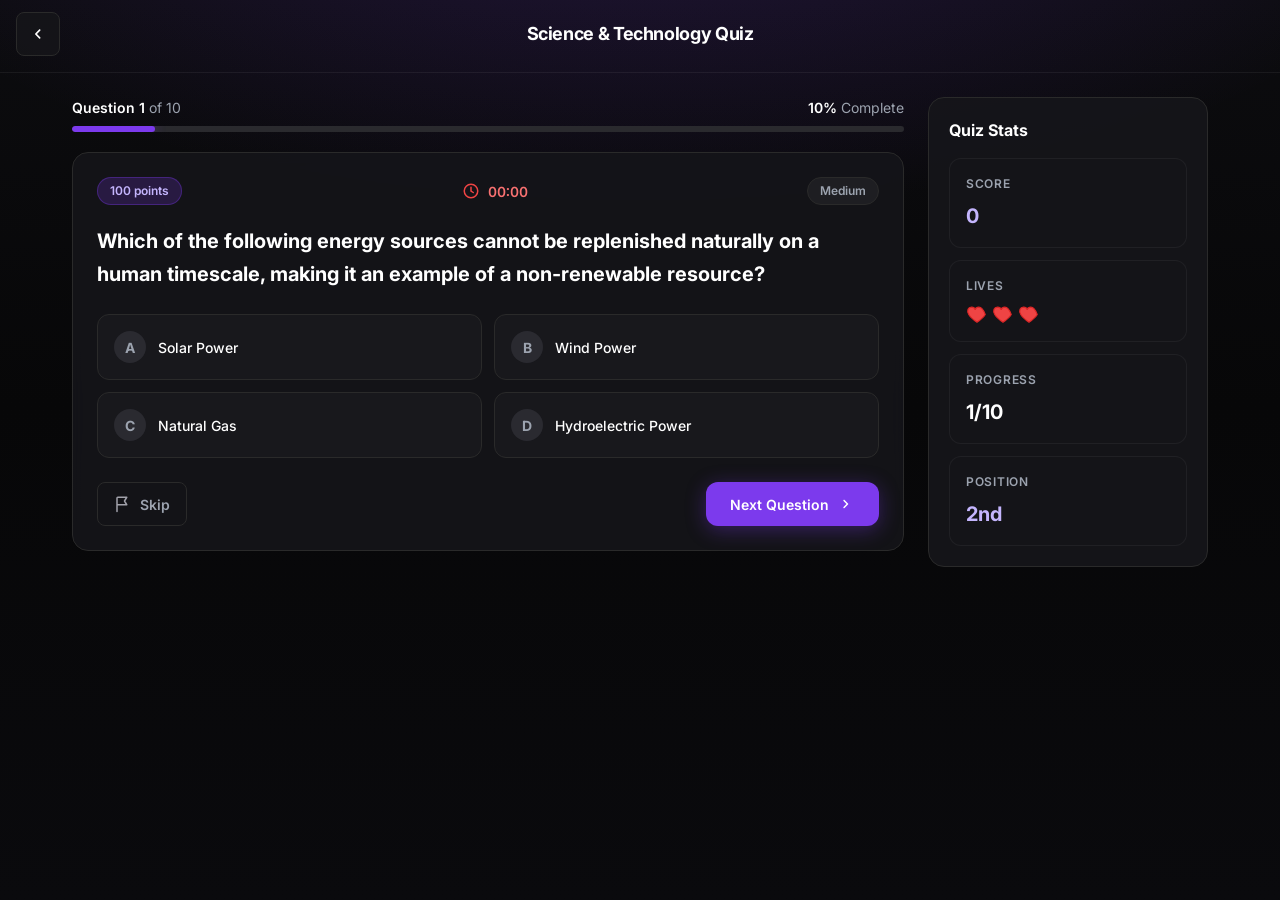
<file: quiz-play.html>
<!DOCTYPE html>
<html lang="uz">
  <head>
    <meta charset="utf-8" />
    <meta
      name="viewport"
      content="width=device-width, initial-scale=1, viewport-fit=cover"
    />
    <title>Science &amp; Technology Quiz — Quizzy</title>
    <link rel="preconnect" href="https://fonts.googleapis.com" />
    <link rel="preconnect" href="https://fonts.gstatic.com" crossorigin />
    <link
      href="https://fonts.googleapis.com/css2?family=Inter:wght@400;500;600;700&display=swap"
      rel="stylesheet"
    />
    <link rel="stylesheet" href="css/design-tokens.css" />
    <link rel="stylesheet" href="css/base.css" />
    <link rel="stylesheet" href="css/dashboard/dashboard-tokens.css" />
    <link rel="stylesheet" href="css/quiz-play/quiz-play.css" />
  </head>
  <body>
    <div class="qp-page">
      <header class="qp-header">
        <a class="qp-back" href="quiz-detail.html" aria-label="Orqaga">
          <img src="assets/icons/material-symbols_chevron-left-rounded.svg" alt="" width="20" height="20" />
        </a>
        <h1 class="qp-title">Science &amp; Technology Quiz</h1>
        <span class="qp-header-spacer" aria-hidden="true"></span>
      </header>

      <div class="qp-body">
        <main class="qp-main">
          <div class="qp-progress-block">
            <div class="qp-progress-labels">
              <span><strong>Question 1</strong> of 10</span>
              <span><strong>10%</strong> Complete</span>
            </div>
            <div class="qp-progress-bar" role="progressbar" aria-valuenow="10" aria-valuemin="0" aria-valuemax="100">
              <div class="qp-progress-bar__fill" style="width: 10%"></div>
            </div>
          </div>

          <article class="qp-card">
            <div class="qp-card__meta">
              <span class="qp-badge qp-badge--points">100 points</span>
              <span class="qp-timer" aria-live="polite">
                <svg width="18" height="18" viewBox="0 0 24 24" fill="none" aria-hidden="true">
                  <circle cx="12" cy="12" r="9" stroke="#ef4444" stroke-width="2" />
                  <path d="M12 7v5l3 2" stroke="#ef4444" stroke-width="2" stroke-linecap="round" />
                </svg>
                00:00
              </span>
              <span class="qp-badge qp-badge--difficulty">Medium</span>
            </div>

            <p class="qp-question">
              Which of the following energy sources cannot be replenished naturally on a human timescale, making it an
              example of a non-renewable resource?
            </p>

            <div class="qp-answers" role="group" aria-label="Javob variantlari">
              <button type="button" class="qp-option" data-qp-option>
                <span class="qp-option__letter">A</span>
                Solar Power
              </button>
              <button type="button" class="qp-option" data-qp-option>
                <span class="qp-option__letter">B</span>
                Wind Power
              </button>
              <button type="button" class="qp-option" data-qp-option>
                <span class="qp-option__letter">C</span>
                Natural Gas
              </button>
              <button type="button" class="qp-option" data-qp-option>
                <span class="qp-option__letter">D</span>
                Hydroelectric Power
              </button>
            </div>

            <div class="qp-actions">
              <button type="button" class="qp-btn-skip">
                <img src="assets/icons/ic_flag-outline.svg" alt="" width="18" height="18" />
                Skip
              </button>
              <button type="button" class="qp-btn-next">
                Next Question
                <img src="assets/icons/material-symbols_chevron-right-rounded.svg" alt="" width="18" height="18" />
              </button>
            </div>
          </article>
        </main>

        <aside class="qp-stats" aria-label="Quiz statistikasi">
          <h2 class="qp-stats__title">Quiz Stats</h2>
          <div class="qp-stats__grid">
            <div class="qp-stat">
              <span class="qp-stat__label">Score</span>
              <span class="qp-stat__value">0</span>
            </div>
            <div class="qp-stat">
              <span class="qp-stat__label">Lives</span>
              <div class="qp-stat__hearts" aria-label="3 ta jon">
                <img src="assets/icons/ic_heart.svg" alt="" width="22" height="22" />
                <img src="assets/icons/ic_heart.svg" alt="" width="22" height="22" />
                <img src="assets/icons/ic_heart.svg" alt="" width="22" height="22" />
              </div>
            </div>
            <div class="qp-stat">
              <span class="qp-stat__label">Progress</span>
              <span class="qp-stat__value qp-stat__value--muted">1/10</span>
            </div>
            <div class="qp-stat">
              <span class="qp-stat__label">Position</span>
              <span class="qp-stat__value">2nd</span>
            </div>
          </div>
        </aside>
      </div>
    </div>

    <script>
      (function () {
        document.querySelectorAll("[data-qp-option]").forEach(function (btn) {
          btn.addEventListener("click", function () {
            document.querySelectorAll("[data-qp-option]").forEach(function (b) {
              b.classList.remove("qp-option--selected");
            });
            btn.classList.add("qp-option--selected");
          });
        });
      })();
    </script>
  </body>
</html>
</file>
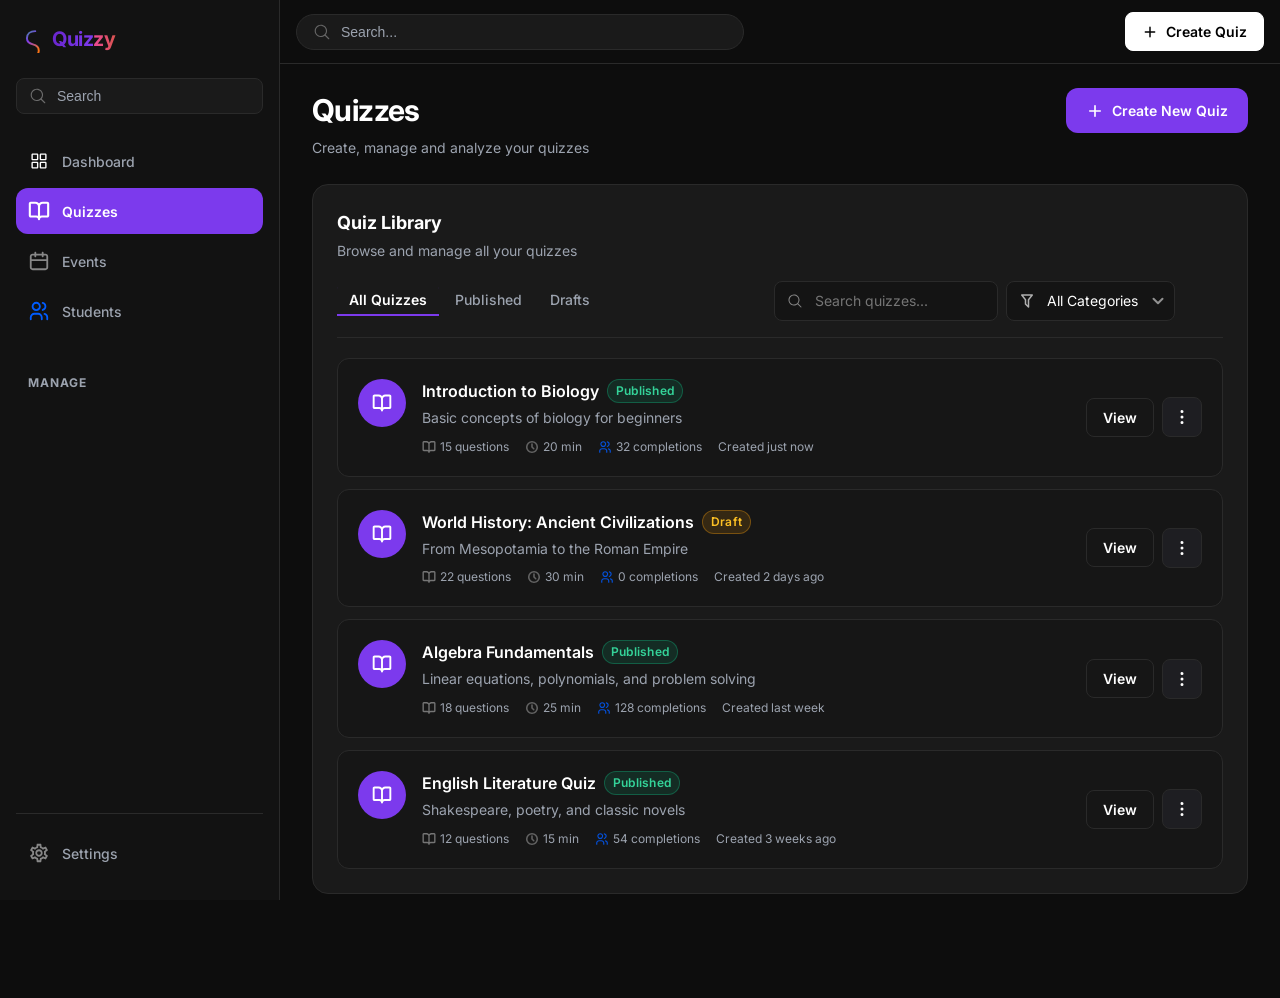
<file: quizzes.html>
<!DOCTYPE html>
<html lang="uz">
  <head>
    <meta charset="utf-8" />
    <meta
      name="viewport"
      content="width=device-width, initial-scale=1, viewport-fit=cover"
    />
    <title>Quizzes — Quizzy</title>
    <link rel="preconnect" href="https://fonts.googleapis.com" />
    <link rel="preconnect" href="https://fonts.gstatic.com" crossorigin />
    <link
      href="https://fonts.googleapis.com/css2?family=Inter:wght@400;500;600;700&display=swap"
      rel="stylesheet"
    />
    <link rel="stylesheet" href="css/design-tokens.css" />
    <link rel="stylesheet" href="css/base.css" />
    <link rel="stylesheet" href="css/dashboard/dashboard-tokens.css" />
    <link rel="stylesheet" href="css/dashboard/dashboard-shell.css" />
    <link rel="stylesheet" href="css/dashboard/dashboard-sidebar.css" />
    <link rel="stylesheet" href="css/dashboard/dashboard-toolbar.css" />
    <link rel="stylesheet" href="css/dashboard/dashboard-page-header.css" />
    <link rel="stylesheet" href="css/dashboard/dashboard-quizzes.css" />
  </head>
  <body>
    <div class="dash-app">
      <input
        type="checkbox"
        id="dash-sidebar-toggle"
        class="visually-hidden"
        aria-hidden="true"
      />

      <aside class="dash-sidebar" aria-label="Dashboard navigatsiyasi">
        <a class="dash-sidebar__brand" href="index.html">
          <span class="dash-sidebar__logo-mark" aria-hidden="true">
            <svg width="28" height="28" viewBox="0 0 32 32" fill="none" xmlns="http://www.w3.org/2000/svg">
              <defs>
                <linearGradient
                  id="dashLogoMarkGrad"
                  x1="6"
                  y1="4"
                  x2="26"
                  y2="28"
                  gradientUnits="userSpaceOnUse"
                >
                  <stop stop-color="#22c55e" />
                  <stop offset="0.5" stop-color="#7c3aed" />
                  <stop offset="1" stop-color="#f97316" />
                </linearGradient>
              </defs>
              <path
                d="M22 7c-5.5 0-9.5 3.2-9.5 8.2 0 3.4 2.4 5.8 6.8 7 4.2 1.1 6.7 3.4 6.7 6.8 0 5.2-4.8 8.5-11.5 8.5-4.2 0-8-1.4-10.5-4"
                stroke="url(#dashLogoMarkGrad)"
                stroke-width="2.25"
                stroke-linecap="round"
                stroke-linejoin="round"
                fill="none"
              />
            </svg>
          </span>
          <span class="dash-sidebar__logo-text">
            <span class="dash-sidebar__logo-quiz">Quiz</span><span class="dash-sidebar__logo-zy">zy</span>
          </span>
        </a>

        <div class="dash-sidebar__search" role="search">
          <img
            class="dash-sidebar__search-icon"
            src="assets/icons/ic_search.svg"
            alt=""
            width="18"
            height="18"
          />
          <input
            class="dash-sidebar__search-input"
            type="search"
            placeholder="Search"
            aria-label="Qidiruv"
          />
        </div>

        <nav class="dash-sidebar__nav" aria-label="Asosiy">
          <a class="dash-sidebar__link" href="dashboard.html">
            <img class="dash-sidebar__link-icon" src="assets/icons/ic_dashboard.svg" alt="" width="22" height="22" />
            Dashboard
          </a>
          <a class="dash-sidebar__link dash-sidebar__link--active" href="quizzes.html" aria-current="page">
            <img class="dash-sidebar__link-icon" src="assets/icons/lucide_book-open.svg" alt="" width="22" height="22" />
            Quizzes
          </a>
          <a class="dash-sidebar__link" href="#">
            <img class="dash-sidebar__link-icon" src="assets/icons/uil_calendar.svg" alt="" width="22" height="22" />
            Events
          </a>
          <a class="dash-sidebar__link" href="students.html">
            <img class="dash-sidebar__link-icon" src="assets/icons/tabler_users.svg" alt="" width="22" height="22" />
            Students
          </a>
        </nav>

        <p class="dash-sidebar__section-label">Manage</p>
        <nav class="dash-sidebar__nav dash-sidebar__footer-nav" aria-label="Boshqaruv">
          <a class="dash-sidebar__link" href="settings.html">
            <img class="dash-sidebar__link-icon" src="assets/icons/ic_outline-settings.svg" alt="" width="22" height="22" />
            Settings
          </a>
        </nav>
      </aside>

      <label class="dash-app__sidebar-backdrop" for="dash-sidebar-toggle" tabindex="-1" aria-hidden="true"></label>

      <div class="dash-app__main">
        <header class="dash-toolbar">
          <label class="dash-toolbar__menu-btn" for="dash-sidebar-toggle">
            <span class="visually-hidden">Yon panelni ochish yoki yopish</span>
            <svg viewBox="0 0 24 24" fill="none" stroke="currentColor" stroke-width="2" aria-hidden="true">
              <path d="M4 6h16M4 12h16M4 18h16" stroke-linecap="round" />
            </svg>
          </label>

          <a class="dash-toolbar__brand" href="index.html">
            <span class="dash-toolbar__logo-mark" aria-hidden="true">
              <svg width="26" height="26" viewBox="0 0 32 32" fill="none" xmlns="http://www.w3.org/2000/svg">
                <defs>
                  <linearGradient
                    id="dashToolbarLogoGrad"
                    x1="6"
                    y1="4"
                    x2="26"
                    y2="28"
                    gradientUnits="userSpaceOnUse"
                  >
                    <stop stop-color="#22c55e" />
                    <stop offset="0.5" stop-color="#7c3aed" />
                    <stop offset="1" stop-color="#f97316" />
                  </linearGradient>
                </defs>
                <path
                  d="M22 7c-5.5 0-9.5 3.2-9.5 8.2 0 3.4 2.4 5.8 6.8 7 4.2 1.1 6.7 3.4 6.7 6.8 0 5.2-4.8 8.5-11.5 8.5-4.2 0-8-1.4-10.5-4"
                  stroke="url(#dashToolbarLogoGrad)"
                  stroke-width="2.25"
                  stroke-linecap="round"
                  stroke-linejoin="round"
                  fill="none"
                />
              </svg>
            </span>
            <span class="dash-toolbar__logo-text">
              <span class="dash-toolbar__logo-quiz">Quiz</span><span class="dash-toolbar__logo-zy">zy</span>
            </span>
          </a>

          <div class="dash-toolbar__search" role="search">
            <img
              class="dash-toolbar__search-icon"
              src="assets/icons/ic_search.svg"
              alt=""
              width="18"
              height="18"
            />
            <input
              class="dash-toolbar__search-input"
              type="search"
              placeholder="Search..."
              aria-label="Qidiruv"
            />
          </div>

          <div class="dash-toolbar__actions">
            <a class="dash-toolbar__btn-create dash-toolbar__btn-create--solid" href="create-quiz.html">
              <svg viewBox="0 0 24 24" fill="none" stroke="currentColor" stroke-width="2.2" aria-hidden="true">
                <path d="M12 5v14M5 12h14" stroke-linecap="round" />
              </svg>
              <span>Create Quiz</span>
            </a>
          </div>
        </header>

        <div class="dash-app__content">
          <header class="dash-page-head">
            <div class="dash-page-head__text">
              <h1 class="dash-page-head__title">Quizzes</h1>
              <p class="dash-page-head__greet">Create, manage and analyze your quizzes</p>
            </div>
            <div class="dash-page-head__cta">
              <a class="dash-page-head__btn-primary" href="create-quiz.html">
                <svg viewBox="0 0 24 24" fill="none" stroke="currentColor" stroke-width="2.2" aria-hidden="true">
                  <path d="M12 5v14M5 12h14" stroke-linecap="round" />
                </svg>
                Create New Quiz
              </a>
            </div>
          </header>

          <section class="qz-library" aria-labelledby="qz-library-title">
            <div class="qz-library__panel">
              <div class="qz-library__head">
                <h2 id="qz-library-title" class="qz-library__title">Quiz Library</h2>
                <p class="qz-library__subtitle">Browse and manage all your quizzes</p>
              </div>

              <div class="qz-library__bar">
                <div class="qz-tabs" role="tablist" aria-label="Quiz filtrlari">
                  <button type="button" class="qz-tabs__btn qz-tabs__btn--active" role="tab" aria-selected="true">
                    All Quizzes
                  </button>
                  <button type="button" class="qz-tabs__btn" role="tab" aria-selected="false">Published</button>
                  <button type="button" class="qz-tabs__btn" role="tab" aria-selected="false">Drafts</button>
                </div>
                <div class="qz-library__filters">
                  <label class="visually-hidden" for="qz-search-quizzes">Quizlarni qidirish</label>
                  <input
                    class="qz-library__search"
                    id="qz-search-quizzes"
                    type="search"
                    placeholder="Search quizzes..."
                    autocomplete="off"
                  />
                  <div class="qz-filter-select-wrap">
                    <img
                      class="qz-filter-select-wrap__icon"
                      src="assets/icons/mdi_filter-outline.svg"
                      alt=""
                      width="18"
                      height="18"
                    />
                    <label class="visually-hidden" for="qz-category-filter">Kategoriya</label>
                    <select class="qz-filter-select" id="qz-category-filter">
                      <option value="all" selected>All Categories</option>
                      <option value="science">Science</option>
                      <option value="math">Mathematics</option>
                      <option value="history">History</option>
                    </select>
                    <img
                      class="qz-filter-select-wrap__chevron"
                      src="assets/icons/tabler_chevron-down.svg"
                      alt=""
                      width="18"
                      height="18"
                    />
                  </div>
                </div>
              </div>

              <ul class="qz-list">
                <li class="qz-row">
                  <div class="qz-row__main">
                    <div class="qz-row__icon-wrap" aria-hidden="true">
                      <img class="qz-row__icon" src="assets/icons/lucide_book-open.svg" alt="" width="20" height="20" />
                    </div>
                    <div class="qz-row__body">
                      <div class="qz-row__title-row">
                        <h3 class="qz-row__title">Introduction to Biology</h3>
                        <span class="qz-pill qz-pill--published">Published</span>
                      </div>
                      <p class="qz-row__desc">Basic concepts of biology for beginners</p>
                      <div class="qz-row__meta">
                        <span class="qz-row__meta-item">
                          <img src="assets/icons/lucide_book-open.svg" alt="" width="14" height="14" />
                          15 questions
                        </span>
                        <span class="qz-row__meta-item">
                          <img src="assets/icons/tabler_clock.svg" alt="" width="14" height="14" />
                          20 min
                        </span>
                        <span class="qz-row__meta-item">
                          <img src="assets/icons/tabler_users.svg" alt="" width="14" height="14" />
                          32 completions
                        </span>
                        <span class="qz-row__meta-item">Created just now</span>
                      </div>
                    </div>
                  </div>
                  <div class="qz-row__actions">
                    <a class="qz-row__btn-view" href="quiz-detail.html">View</a>
                    <details class="qz-menu">
                      <summary class="qz-row__btn-more">
                        <span class="visually-hidden">Amallar menyusi</span>
                        <img src="assets/icons/charm_menu-kebab.svg" alt="" width="16" height="16" aria-hidden="true" />
                      </summary>
                      <div class="qz-menu__panel" role="menu" aria-label="Quiz amallari">
                        <button type="button" class="qz-menu__item" role="menuitem">
                          <img src="assets/icons/ic_edit-outline.svg" alt="" width="18" height="18" />
                          Edit
                        </button>
                        <button type="button" class="qz-menu__item" role="menuitem">
                          <img src="assets/icons/ic_duplicate-outline.svg" alt="" width="18" height="18" />
                          Duplicate
                        </button>
                        <div class="qz-menu__divider" role="separator"></div>
                        <button type="button" class="qz-menu__item qz-menu__item--danger" role="menuitem">
                          <img src="assets/icons/gg_trash.svg" alt="" width="18" height="18" />
                          Delete
                        </button>
                      </div>
                    </details>
                  </div>
                </li>

                <li class="qz-row">
                  <div class="qz-row__main">
                    <div class="qz-row__icon-wrap" aria-hidden="true">
                      <img class="qz-row__icon" src="assets/icons/lucide_book-open.svg" alt="" width="20" height="20" />
                    </div>
                    <div class="qz-row__body">
                      <div class="qz-row__title-row">
                        <h3 class="qz-row__title">World History: Ancient Civilizations</h3>
                        <span class="qz-pill qz-pill--draft">Draft</span>
                      </div>
                      <p class="qz-row__desc">From Mesopotamia to the Roman Empire</p>
                      <div class="qz-row__meta">
                        <span class="qz-row__meta-item">
                          <img src="assets/icons/lucide_book-open.svg" alt="" width="14" height="14" />
                          22 questions
                        </span>
                        <span class="qz-row__meta-item">
                          <img src="assets/icons/tabler_clock.svg" alt="" width="14" height="14" />
                          30 min
                        </span>
                        <span class="qz-row__meta-item">
                          <img src="assets/icons/tabler_users.svg" alt="" width="14" height="14" />
                          0 completions
                        </span>
                        <span class="qz-row__meta-item">Created 2 days ago</span>
                      </div>
                    </div>
                  </div>
                  <div class="qz-row__actions">
                    <a class="qz-row__btn-view" href="quiz-detail.html">View</a>
                    <details class="qz-menu">
                      <summary class="qz-row__btn-more">
                        <span class="visually-hidden">Amallar menyusi</span>
                        <img src="assets/icons/charm_menu-kebab.svg" alt="" width="16" height="16" aria-hidden="true" />
                      </summary>
                      <div class="qz-menu__panel" role="menu" aria-label="Quiz amallari">
                        <button type="button" class="qz-menu__item" role="menuitem">
                          <img src="assets/icons/ic_edit-outline.svg" alt="" width="18" height="18" />
                          Edit
                        </button>
                        <button type="button" class="qz-menu__item" role="menuitem">
                          <img src="assets/icons/ic_duplicate-outline.svg" alt="" width="18" height="18" />
                          Duplicate
                        </button>
                        <div class="qz-menu__divider" role="separator"></div>
                        <button type="button" class="qz-menu__item qz-menu__item--danger" role="menuitem">
                          <img src="assets/icons/gg_trash.svg" alt="" width="18" height="18" />
                          Delete
                        </button>
                      </div>
                    </details>
                  </div>
                </li>

                <li class="qz-row">
                  <div class="qz-row__main">
                    <div class="qz-row__icon-wrap" aria-hidden="true">
                      <img class="qz-row__icon" src="assets/icons/lucide_book-open.svg" alt="" width="20" height="20" />
                    </div>
                    <div class="qz-row__body">
                      <div class="qz-row__title-row">
                        <h3 class="qz-row__title">Algebra Fundamentals</h3>
                        <span class="qz-pill qz-pill--published">Published</span>
                      </div>
                      <p class="qz-row__desc">Linear equations, polynomials, and problem solving</p>
                      <div class="qz-row__meta">
                        <span class="qz-row__meta-item">
                          <img src="assets/icons/lucide_book-open.svg" alt="" width="14" height="14" />
                          18 questions
                        </span>
                        <span class="qz-row__meta-item">
                          <img src="assets/icons/tabler_clock.svg" alt="" width="14" height="14" />
                          25 min
                        </span>
                        <span class="qz-row__meta-item">
                          <img src="assets/icons/tabler_users.svg" alt="" width="14" height="14" />
                          128 completions
                        </span>
                        <span class="qz-row__meta-item">Created last week</span>
                      </div>
                    </div>
                  </div>
                  <div class="qz-row__actions">
                    <a class="qz-row__btn-view" href="quiz-detail.html">View</a>
                    <details class="qz-menu">
                      <summary class="qz-row__btn-more">
                        <span class="visually-hidden">Amallar menyusi</span>
                        <img src="assets/icons/charm_menu-kebab.svg" alt="" width="16" height="16" aria-hidden="true" />
                      </summary>
                      <div class="qz-menu__panel" role="menu" aria-label="Quiz amallari">
                        <button type="button" class="qz-menu__item" role="menuitem">
                          <img src="assets/icons/ic_edit-outline.svg" alt="" width="18" height="18" />
                          Edit
                        </button>
                        <button type="button" class="qz-menu__item" role="menuitem">
                          <img src="assets/icons/ic_duplicate-outline.svg" alt="" width="18" height="18" />
                          Duplicate
                        </button>
                        <div class="qz-menu__divider" role="separator"></div>
                        <button type="button" class="qz-menu__item qz-menu__item--danger" role="menuitem">
                          <img src="assets/icons/gg_trash.svg" alt="" width="18" height="18" />
                          Delete
                        </button>
                      </div>
                    </details>
                  </div>
                </li>

                <li class="qz-row">
                  <div class="qz-row__main">
                    <div class="qz-row__icon-wrap" aria-hidden="true">
                      <img class="qz-row__icon" src="assets/icons/lucide_book-open.svg" alt="" width="20" height="20" />
                    </div>
                    <div class="qz-row__body">
                      <div class="qz-row__title-row">
                        <h3 class="qz-row__title">English Literature Quiz</h3>
                        <span class="qz-pill qz-pill--published">Published</span>
                      </div>
                      <p class="qz-row__desc">Shakespeare, poetry, and classic novels</p>
                      <div class="qz-row__meta">
                        <span class="qz-row__meta-item">
                          <img src="assets/icons/lucide_book-open.svg" alt="" width="14" height="14" />
                          12 questions
                        </span>
                        <span class="qz-row__meta-item">
                          <img src="assets/icons/tabler_clock.svg" alt="" width="14" height="14" />
                          15 min
                        </span>
                        <span class="qz-row__meta-item">
                          <img src="assets/icons/tabler_users.svg" alt="" width="14" height="14" />
                          54 completions
                        </span>
                        <span class="qz-row__meta-item">Created 3 weeks ago</span>
                      </div>
                    </div>
                  </div>
                  <div class="qz-row__actions">
                    <a class="qz-row__btn-view" href="quiz-detail.html">View</a>
                    <details class="qz-menu">
                      <summary class="qz-row__btn-more">
                        <span class="visually-hidden">Amallar menyusi</span>
                        <img src="assets/icons/charm_menu-kebab.svg" alt="" width="16" height="16" aria-hidden="true" />
                      </summary>
                      <div class="qz-menu__panel" role="menu" aria-label="Quiz amallari">
                        <button type="button" class="qz-menu__item" role="menuitem">
                          <img src="assets/icons/ic_edit-outline.svg" alt="" width="18" height="18" />
                          Edit
                        </button>
                        <button type="button" class="qz-menu__item" role="menuitem">
                          <img src="assets/icons/ic_duplicate-outline.svg" alt="" width="18" height="18" />
                          Duplicate
                        </button>
                        <div class="qz-menu__divider" role="separator"></div>
                        <button type="button" class="qz-menu__item qz-menu__item--danger" role="menuitem">
                          <img src="assets/icons/gg_trash.svg" alt="" width="18" height="18" />
                          Delete
                        </button>
                      </div>
                    </details>
                  </div>
                </li>
              </ul>
            </div>
          </section>
        </div>
      </div>
    </div>
    <script>
      (function () {
        document.querySelectorAll(".qz-menu").forEach(function (menu) {
          menu.addEventListener("toggle", function () {
            if (menu.open) {
              document.querySelectorAll(".qz-menu[open]").forEach(function (other) {
                if (other !== menu) other.removeAttribute("open");
              });
            }
          });
        });

        document.addEventListener("click", function (e) {
          if (!e.target.closest(".qz-menu")) {
            document.querySelectorAll(".qz-menu[open]").forEach(function (m) {
              m.removeAttribute("open");
            });
          }
        });

        document.querySelectorAll(".qz-menu__item").forEach(function (btn) {
          btn.addEventListener("click", function () {
            var d = btn.closest("details");
            if (d) d.removeAttribute("open");
          });
        });
      })();
    </script>
  </body>
</html>
</file>
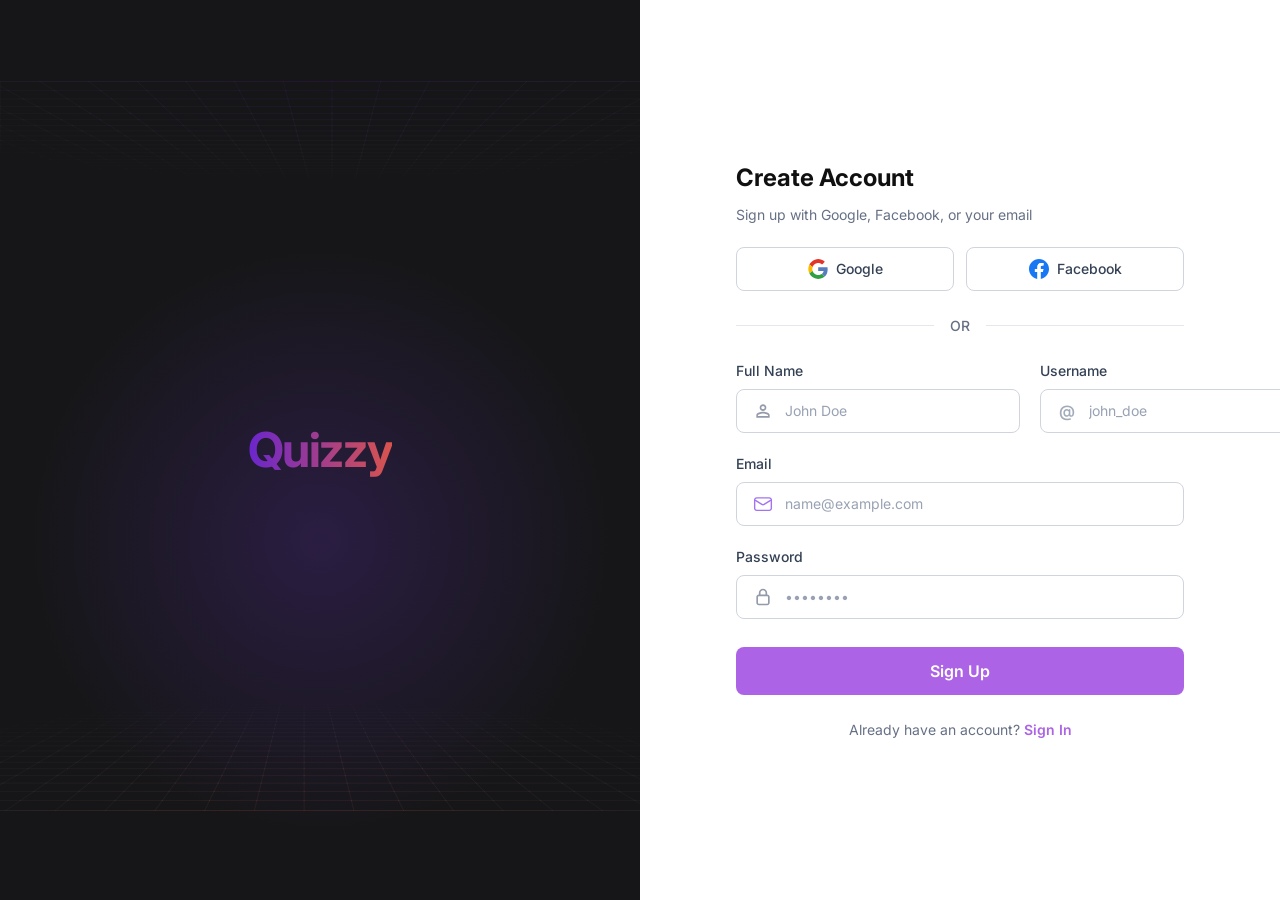
<file: register.html>
<!DOCTYPE html>
<html lang="uz">
  <head>
    <meta charset="utf-8" />
    <meta
      name="viewport"
      content="width=device-width, initial-scale=1, viewport-fit=cover"
    />
    <title>Ro‘yxatdan o‘tish — Quizzy</title>
    <link rel="preconnect" href="https://fonts.googleapis.com" />
    <link rel="preconnect" href="https://fonts.gstatic.com" crossorigin />
    <link
      href="https://fonts.googleapis.com/css2?family=Inter:wght@400;500;600;700&display=swap"
      rel="stylesheet"
    />
    <link rel="stylesheet" href="css/design-tokens.css" />
    <link rel="stylesheet" href="css/base.css" />
    <link rel="stylesheet" href="css/pages/register.css" />
  </head>
  <body>
    <div class="register-page">
      <aside class="register-brand" aria-label="Quizzy">
        <div class="register-brand__patterns" aria-hidden="true">
          <div class="register-brand__pattern register-brand__pattern--top"></div>
          <div class="register-brand__pattern register-brand__pattern--bottom"></div>
        </div>
        <div class="register-brand__glow" aria-hidden="true"></div>
        <a class="register-brand__logo" href="index.html">Quizzy</a>
      </aside>

      <div class="register-panel">
        <a class="register-panel__mobile-brand" href="index.html">Quizzy</a>
        <div class="register-form-wrap">
          <h1 class="register-form__title">Create Account</h1>
          <p class="register-form__lead">
            Sign up with Google, Facebook, or your email
          </p>

          <form class="register-form" action="#" method="post" novalidate>
            <div class="register-social">
              <a class="register-social__btn" href="#" aria-label="Google orqali davom etish">
                <img src="assets/icons/devicon_google.svg" alt="" width="20" height="20" />
                Google
              </a>
              <a class="register-social__btn" href="#" aria-label="Facebook orqali davom etish">
                <img src="assets/icons/logos_facebook.svg" alt="" width="20" height="20" />
                Facebook
              </a>
            </div>

            <div class="register-divider" role="separator">OR</div>

            <div class="register-fields-row">
              <div class="register-field register-field--half">
                <label class="register-field__label" for="full-name">Full Name</label>
                <div class="register-input-wrap">
                  <span class="register-input-wrap__icon" aria-hidden="true">
                    <img src="assets/icons/mdi_user-outline.svg" alt="" width="20" height="20" />
                  </span>
                  <input
                    id="full-name"
                    name="full_name"
                    type="text"
                    autocomplete="name"
                    placeholder="John Doe"
                  />
                </div>
              </div>
              <div class="register-field register-field--half">
                <label class="register-field__label" for="username">Username</label>
                <div class="register-input-wrap">
                  <span class="register-input-wrap__icon register-input-wrap__at" aria-hidden="true"
                    >@</span
                  >
                  <input
                    id="username"
                    name="username"
                    type="text"
                    autocomplete="username"
                    placeholder="john_doe"
                  />
                </div>
              </div>
            </div>

            <div class="register-field">
              <label class="register-field__label" for="email">Email</label>
              <div class="register-input-wrap">
                <span class="register-input-wrap__icon" aria-hidden="true">
                  <img src="assets/icons/Email.svg" alt="" width="20" height="20" />
                </span>
                <input
                  id="email"
                  name="email"
                  type="email"
                  autocomplete="email"
                  placeholder="name@example.com"
                />
              </div>
            </div>

            <div class="register-field">
              <label class="register-field__label" for="password">Password</label>
              <div class="register-input-wrap">
                <span class="register-input-wrap__icon" aria-hidden="true">
                  <img src="assets/icons/uil_lock.svg" alt="" width="20" height="20" />
                </span>
                <input
                  id="password"
                  name="password"
                  type="password"
                  autocomplete="new-password"
                  placeholder="••••••••"
                />
              </div>
            </div>

            <button class="register-submit" type="submit">Sign Up</button>
          </form>

          <p class="register-footer-note">
            Already have an account?
            <a href="sign-in.html">Sign In</a>
          </p>
        </div>
      </div>
    </div>
  </body>
</html>
</file>
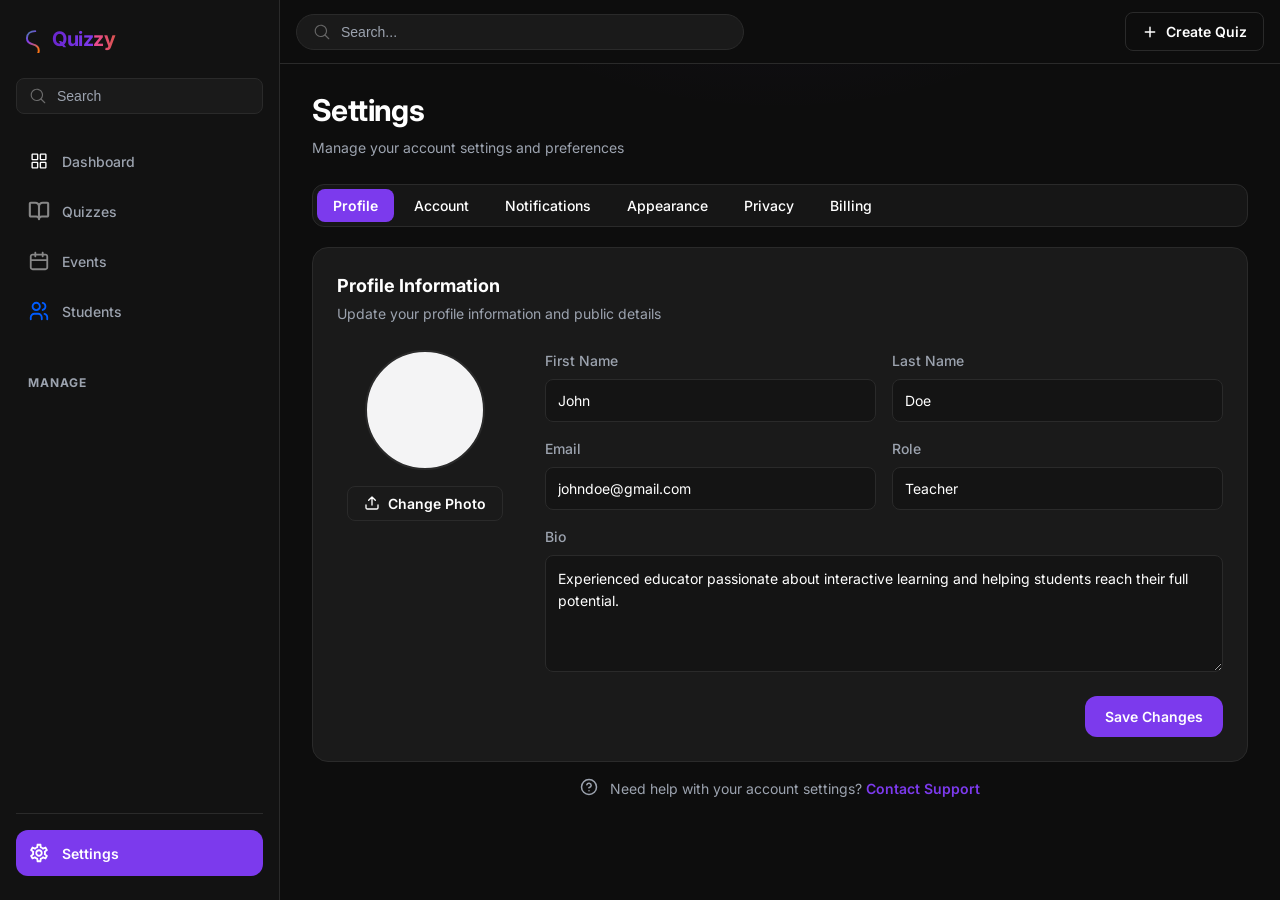
<file: settings.html>
<!DOCTYPE html>
<html lang="uz">
  <head>
    <meta charset="utf-8" />
    <meta
      name="viewport"
      content="width=device-width, initial-scale=1, viewport-fit=cover"
    />
    <title>Settings — Quizzy</title>
    <link rel="preconnect" href="https://fonts.googleapis.com" />
    <link rel="preconnect" href="https://fonts.gstatic.com" crossorigin />
    <link
      href="https://fonts.googleapis.com/css2?family=Inter:wght@400;500;600;700&display=swap"
      rel="stylesheet"
    />
    <link rel="stylesheet" href="css/design-tokens.css" />
    <link rel="stylesheet" href="css/base.css" />
    <link rel="stylesheet" href="css/dashboard/dashboard-tokens.css" />
    <link rel="stylesheet" href="css/dashboard/dashboard-shell.css" />
    <link rel="stylesheet" href="css/dashboard/dashboard-sidebar.css" />
    <link rel="stylesheet" href="css/dashboard/dashboard-toolbar.css" />
    <link rel="stylesheet" href="css/dashboard/dashboard-page-header.css" />
    <link rel="stylesheet" href="css/dashboard/dashboard-settings.css" />
  </head>
  <body>
    <div class="dash-app dash-app--settings">
      <input
        type="checkbox"
        id="dash-sidebar-toggle"
        class="visually-hidden"
        aria-hidden="true"
      />

      <aside class="dash-sidebar" aria-label="Dashboard navigatsiyasi">
        <a class="dash-sidebar__brand" href="index.html">
          <span class="dash-sidebar__logo-mark" aria-hidden="true">
            <svg width="28" height="28" viewBox="0 0 32 32" fill="none" xmlns="http://www.w3.org/2000/svg">
              <defs>
                <linearGradient
                  id="dashLogoMarkGrad"
                  x1="6"
                  y1="4"
                  x2="26"
                  y2="28"
                  gradientUnits="userSpaceOnUse"
                >
                  <stop stop-color="#22c55e" />
                  <stop offset="0.5" stop-color="#7c3aed" />
                  <stop offset="1" stop-color="#f97316" />
                </linearGradient>
              </defs>
              <path
                d="M22 7c-5.5 0-9.5 3.2-9.5 8.2 0 3.4 2.4 5.8 6.8 7 4.2 1.1 6.7 3.4 6.7 6.8 0 5.2-4.8 8.5-11.5 8.5-4.2 0-8-1.4-10.5-4"
                stroke="url(#dashLogoMarkGrad)"
                stroke-width="2.25"
                stroke-linecap="round"
                stroke-linejoin="round"
                fill="none"
              />
            </svg>
          </span>
          <span class="dash-sidebar__logo-text">
            <span class="dash-sidebar__logo-quiz">Quiz</span><span class="dash-sidebar__logo-zy">zy</span>
          </span>
        </a>

        <div class="dash-sidebar__search" role="search">
          <img
            class="dash-sidebar__search-icon"
            src="assets/icons/ic_search.svg"
            alt=""
            width="18"
            height="18"
          />
          <input
            class="dash-sidebar__search-input"
            type="search"
            placeholder="Search"
            aria-label="Qidiruv"
          />
        </div>

        <nav class="dash-sidebar__nav" aria-label="Asosiy">
          <a class="dash-sidebar__link" href="dashboard.html">
            <img class="dash-sidebar__link-icon" src="assets/icons/ic_dashboard.svg" alt="" width="22" height="22" />
            Dashboard
          </a>
          <a class="dash-sidebar__link" href="quizzes.html">
            <img class="dash-sidebar__link-icon" src="assets/icons/lucide_book-open.svg" alt="" width="22" height="22" />
            Quizzes
          </a>
          <a class="dash-sidebar__link" href="#">
            <img class="dash-sidebar__link-icon" src="assets/icons/uil_calendar.svg" alt="" width="22" height="22" />
            Events
          </a>
          <a class="dash-sidebar__link" href="students.html">
            <img class="dash-sidebar__link-icon" src="assets/icons/tabler_users.svg" alt="" width="22" height="22" />
            Students
          </a>
        </nav>

        <p class="dash-sidebar__section-label">Manage</p>
        <nav class="dash-sidebar__nav dash-sidebar__footer-nav" aria-label="Boshqaruv">
          <a class="dash-sidebar__link dash-sidebar__link--active" href="settings.html" aria-current="page">
            <img class="dash-sidebar__link-icon" src="assets/icons/ic_outline-settings.svg" alt="" width="22" height="22" />
            Settings
          </a>
        </nav>
      </aside>

      <label class="dash-app__sidebar-backdrop" for="dash-sidebar-toggle" tabindex="-1" aria-hidden="true"></label>

      <div class="dash-app__main">
        <header class="dash-toolbar">
          <label class="dash-toolbar__menu-btn" for="dash-sidebar-toggle">
            <span class="visually-hidden">Yon panelni ochish yoki yopish</span>
            <svg viewBox="0 0 24 24" fill="none" stroke="currentColor" stroke-width="2" aria-hidden="true">
              <path d="M4 6h16M4 12h16M4 18h16" stroke-linecap="round" />
            </svg>
          </label>

          <a class="dash-toolbar__brand" href="index.html">
            <span class="dash-toolbar__logo-mark" aria-hidden="true">
              <svg width="26" height="26" viewBox="0 0 32 32" fill="none" xmlns="http://www.w3.org/2000/svg">
                <defs>
                  <linearGradient
                    id="dashToolbarLogoGrad"
                    x1="6"
                    y1="4"
                    x2="26"
                    y2="28"
                    gradientUnits="userSpaceOnUse"
                  >
                    <stop stop-color="#22c55e" />
                    <stop offset="0.5" stop-color="#7c3aed" />
                    <stop offset="1" stop-color="#f97316" />
                  </linearGradient>
                </defs>
                <path
                  d="M22 7c-5.5 0-9.5 3.2-9.5 8.2 0 3.4 2.4 5.8 6.8 7 4.2 1.1 6.7 3.4 6.7 6.8 0 5.2-4.8 8.5-11.5 8.5-4.2 0-8-1.4-10.5-4"
                  stroke="url(#dashToolbarLogoGrad)"
                  stroke-width="2.25"
                  stroke-linecap="round"
                  stroke-linejoin="round"
                  fill="none"
                />
              </svg>
            </span>
            <span class="dash-toolbar__logo-text">
              <span class="dash-toolbar__logo-quiz">Quiz</span><span class="dash-toolbar__logo-zy">zy</span>
            </span>
          </a>

          <div class="dash-toolbar__search" role="search">
            <img
              class="dash-toolbar__search-icon"
              src="assets/icons/ic_search.svg"
              alt=""
              width="18"
              height="18"
            />
            <input
              class="dash-toolbar__search-input"
              type="search"
              placeholder="Search..."
              aria-label="Qidiruv"
            />
          </div>

          <div class="dash-toolbar__actions">
            <a class="dash-toolbar__btn-create" href="create-quiz.html">
              <svg viewBox="0 0 24 24" fill="none" stroke="currentColor" stroke-width="2.2" aria-hidden="true">
                <path d="M12 5v14M5 12h14" stroke-linecap="round" />
              </svg>
              <span>Create Quiz</span>
            </a>
          </div>
        </header>

        <div class="dash-app__content">
          <header class="dash-page-head">
            <div class="dash-page-head__text">
              <h1 class="dash-page-head__title">Settings</h1>
              <p class="dash-page-head__greet">Manage your account settings and preferences</p>
            </div>
          </header>

          <div class="set-tabs-shell">
            <div class="set-tabs" role="tablist" aria-label="Sozlamalar bo‘limlari">
              <button
                type="button"
                id="tab-profile"
                class="set-tabs__btn set-tabs__btn--active"
                role="tab"
                aria-selected="true"
                aria-controls="set-panel-profile"
              >
                Profile
              </button>
              <button type="button" id="tab-account" class="set-tabs__btn" role="tab" aria-selected="false" aria-controls="set-panel-account">
                Account
              </button>
              <button type="button" id="tab-notifications" class="set-tabs__btn" role="tab" aria-selected="false" aria-controls="set-panel-notifications">
                Notifications
              </button>
              <button type="button" id="tab-appearance" class="set-tabs__btn" role="tab" aria-selected="false" aria-controls="set-panel-appearance">
                Appearance
              </button>
              <button type="button" id="tab-privacy" class="set-tabs__btn" role="tab" aria-selected="false" aria-controls="set-panel-privacy">
                Privacy
              </button>
              <button type="button" id="tab-billing" class="set-tabs__btn" role="tab" aria-selected="false" aria-controls="set-panel-billing">
                Billing
              </button>
            </div>
          </div>

          <div id="set-panel-profile" class="set-panel" role="tabpanel" aria-labelledby="tab-profile">
            <section class="set-card" aria-labelledby="set-profile-title">
              <header class="set-card__head">
                <h2 id="set-profile-title" class="set-card__title">Profile Information</h2>
                <p class="set-card__subtitle">Update your profile information and public details</p>
              </header>

              <form class="set-profile" action="#" method="post">
                <div class="set-profile__photo">
                  <div class="set-profile__avatar" role="img" aria-label="Profil rasmi"></div>
                  <button type="button" class="set-profile__btn-photo">
                    <svg viewBox="0 0 24 24" fill="none" stroke="currentColor" stroke-width="2" stroke-linecap="round" stroke-linejoin="round" aria-hidden="true">
                      <path d="M21 15v4a2 2 0 0 1-2 2H5a2 2 0 0 1-2-2v-4" />
                      <path d="M17 8l-5-5-5 5M12 3v12" />
                    </svg>
                    Change Photo
                  </button>
                </div>

                <div class="set-form">
                  <div class="set-form__grid">
                    <div class="set-form__field">
                      <label class="set-form__label" for="set-first-name">First Name</label>
                      <input class="set-form__input" id="set-first-name" name="firstName" type="text" value="John" autocomplete="given-name" />
                    </div>
                    <div class="set-form__field">
                      <label class="set-form__label" for="set-last-name">Last Name</label>
                      <input class="set-form__input" id="set-last-name" name="lastName" type="text" value="Doe" autocomplete="family-name" />
                    </div>
                    <div class="set-form__field">
                      <label class="set-form__label" for="set-email">Email</label>
                      <input class="set-form__input" id="set-email" name="email" type="email" value="johndoe@gmail.com" autocomplete="email" />
                    </div>
                    <div class="set-form__field">
                      <label class="set-form__label" for="set-role">Role</label>
                      <input class="set-form__input" id="set-role" name="role" type="text" value="Teacher" />
                    </div>
                    <div class="set-form__field set-form__field--full">
                      <label class="set-form__label" for="set-bio">Bio</label>
                      <textarea class="set-form__textarea" id="set-bio" name="bio" rows="4">Experienced educator passionate about interactive learning and helping students reach their full potential.</textarea>
                    </div>
                  </div>
                  <div class="set-form__actions">
                    <button type="submit" class="set-form__submit">Save Changes</button>
                  </div>
                </div>
              </form>
            </section>
          </div>

          <div id="set-panel-account" class="set-panel" role="tabpanel" aria-labelledby="tab-account" hidden>
            <section class="set-card set-card--spaced" aria-labelledby="set-security-title">
              <header class="set-card__head">
                <h2 id="set-security-title" class="set-card__title">Account Security</h2>
                <p class="set-card__subtitle">Update your password and security settings</p>
              </header>
              <form action="#" method="post">
                <div class="set-form__grid set-form__grid--single">
                  <div class="set-form__field set-form__field--full">
                    <label class="set-form__label" for="set-current-password">Current Password</label>
                    <input class="set-form__input" id="set-current-password" name="currentPassword" type="password" autocomplete="current-password" />
                  </div>
                  <div class="set-form__field set-form__field--full">
                    <label class="set-form__label" for="set-new-password">New Password</label>
                    <input class="set-form__input" id="set-new-password" name="newPassword" type="password" autocomplete="new-password" />
                  </div>
                  <div class="set-form__field set-form__field--full">
                    <label class="set-form__label" for="set-confirm-password">Confirm New Password</label>
                    <input class="set-form__input" id="set-confirm-password" name="confirmPassword" type="password" autocomplete="new-password" />
                  </div>
                </div>
                <div class="set-form__actions set-form__actions--start">
                  <button type="submit" class="set-form__submit">Update Password</button>
                </div>
              </form>
            </section>

            <section class="set-card set-card--spaced" aria-labelledby="set-2fa-title">
              <header class="set-card__head">
                <h2 id="set-2fa-title" class="set-card__title">Two-Factor Authentication</h2>
                <p class="set-card__subtitle">Add an extra layer of security to your account</p>
              </header>
              <div class="set-2fa">
                <div class="set-2fa__text">
                  <h3 class="set-2fa__title">Enable Two-Factor Authentication</h3>
                  <p class="set-2fa__desc">Require a verification code from your authenticator app when you sign in.</p>
                </div>
                <label class="set-switch">
                  <span class="visually-hidden">Enable two-factor authentication</span>
                  <input type="checkbox" class="set-switch__input" name="twoFactor" checked />
                  <span class="set-switch__track" aria-hidden="true">
                    <span class="set-switch__thumb"></span>
                  </span>
                </label>
              </div>
            </section>

            <section class="set-card set-card--spaced" aria-labelledby="set-connected-title">
              <header class="set-card__head">
                <h2 id="set-connected-title" class="set-card__title">Connected Accounts</h2>
                <p class="set-card__subtitle">Connect your account to other services</p>
              </header>
              <div class="set-connected">
                <div class="set-connected__row">
                  <div class="set-connected__brand">
                    <span class="set-connected__logo">
                      <img src="assets/icons/devicon_google.svg" alt="" width="20" height="20" />
                    </span>
                    <div>
                      <div class="set-connected__name">Google</div>
                      <p class="set-connected__hint">Connect your Google account</p>
                    </div>
                  </div>
                  <button type="button" class="set-btn-connect">Connect</button>
                </div>
                <div class="set-connected__row">
                  <div class="set-connected__brand">
                    <span class="set-connected__logo">
                      <img src="assets/icons/logos_facebook.svg" alt="" width="20" height="20" />
                    </span>
                    <div>
                      <div class="set-connected__name">Facebook</div>
                      <p class="set-connected__hint">Connect your Facebook account</p>
                    </div>
                  </div>
                  <button type="button" class="set-btn-connect">Connect</button>
                </div>
                <div class="set-connected__row">
                  <div class="set-connected__brand">
                    <span class="set-connected__logo">
                      <img src="assets/icons/logos_x.svg" alt="" width="20" height="20" />
                    </span>
                    <div>
                      <div class="set-connected__name">X</div>
                      <p class="set-connected__hint">Connect your X account</p>
                    </div>
                  </div>
                  <button type="button" class="set-btn-connect">Connect</button>
                </div>
              </div>
            </section>

            <section class="set-card" aria-labelledby="set-danger-title">
              <header class="set-card__head">
                <h2 id="set-danger-title" class="set-danger__title">Danger Zone</h2>
                <p class="set-card__subtitle">Irreversible actions for your account</p>
              </header>
              <div class="set-danger__panel">
                <h3 class="set-danger__panel-title">Delete Account</h3>
                <p class="set-danger__panel-desc">
                  Once you delete your account, there is no going back. All your data will be permanently removed.
                </p>
                <button type="button" class="set-btn-delete">Delete Account</button>
              </div>
            </section>
          </div>

          <div id="set-panel-notifications" class="set-panel" role="tabpanel" aria-labelledby="tab-notifications" hidden>
            <section class="set-card" aria-labelledby="set-notify-title">
              <header class="set-card__head">
                <h2 id="set-notify-title" class="set-card__title">Notification Preferences</h2>
                <p class="set-card__subtitle">Choose how and when you want to be notified</p>
              </header>

              <form class="set-notify" action="#" method="post">
                <div class="set-notify__block">
                  <h3 class="set-notify__block-title">Email Notifications</h3>
                  <ul class="set-notify__list">
                    <li class="set-notify__row">
                      <div class="set-notify__row-text">
                        <p class="set-notify__row-title">Quiz Completions</p>
                        <p class="set-notify__row-desc">Receive notifications when students complete your quizzes</p>
                      </div>
                      <label class="set-switch">
                        <span class="visually-hidden">Email: quiz completions</span>
                        <input type="checkbox" class="set-switch__input" name="emailQuizCompletions" checked />
                        <span class="set-switch__track" aria-hidden="true">
                          <span class="set-switch__thumb"></span>
                        </span>
                      </label>
                    </li>
                    <li class="set-notify__row">
                      <div class="set-notify__row-text">
                        <p class="set-notify__row-title">Event Reminders</p>
                        <p class="set-notify__row-desc">Get reminded before scheduled quiz events start</p>
                      </div>
                      <label class="set-switch">
                        <span class="visually-hidden">Email: event reminders</span>
                        <input type="checkbox" class="set-switch__input" name="emailEventReminders" checked />
                        <span class="set-switch__track" aria-hidden="true">
                          <span class="set-switch__thumb"></span>
                        </span>
                      </label>
                    </li>
                    <li class="set-notify__row">
                      <div class="set-notify__row-text">
                        <p class="set-notify__row-title">New Student Joins</p>
                        <p class="set-notify__row-desc">Know when a new student joins your classroom or group</p>
                      </div>
                      <label class="set-switch">
                        <span class="visually-hidden">Email: new student joins</span>
                        <input type="checkbox" class="set-switch__input" name="emailNewStudents" checked />
                        <span class="set-switch__track" aria-hidden="true">
                          <span class="set-switch__thumb"></span>
                        </span>
                      </label>
                    </li>
                    <li class="set-notify__row">
                      <div class="set-notify__row-text">
                        <p class="set-notify__row-title">Marketing &amp; Updates</p>
                        <p class="set-notify__row-desc">Product news, tips, and occasional promotional emails</p>
                      </div>
                      <label class="set-switch">
                        <span class="visually-hidden">Email: marketing and updates</span>
                        <input type="checkbox" class="set-switch__input" name="emailMarketing" checked />
                        <span class="set-switch__track" aria-hidden="true">
                          <span class="set-switch__thumb"></span>
                        </span>
                      </label>
                    </li>
                  </ul>
                </div>

                <hr class="set-notify__divider" />

                <div class="set-notify__block">
                  <h3 class="set-notify__block-title">In-App Notifications</h3>
                  <ul class="set-notify__list">
                    <li class="set-notify__row">
                      <div class="set-notify__row-text">
                        <p class="set-notify__row-title">Quiz Completions</p>
                        <p class="set-notify__row-desc">See alerts inside the app when quizzes are finished</p>
                      </div>
                      <label class="set-switch">
                        <span class="visually-hidden">In-app: quiz completions</span>
                        <input type="checkbox" class="set-switch__input" name="appQuizCompletions" checked />
                        <span class="set-switch__track" aria-hidden="true">
                          <span class="set-switch__thumb"></span>
                        </span>
                      </label>
                    </li>
                    <li class="set-notify__row">
                      <div class="set-notify__row-text">
                        <p class="set-notify__row-title">Event Reminders</p>
                        <p class="set-notify__row-desc">In-app reminders before your events begin</p>
                      </div>
                      <label class="set-switch">
                        <span class="visually-hidden">In-app: event reminders</span>
                        <input type="checkbox" class="set-switch__input" name="appEventReminders" checked />
                        <span class="set-switch__track" aria-hidden="true">
                          <span class="set-switch__thumb"></span>
                        </span>
                      </label>
                    </li>
                    <li class="set-notify__row">
                      <div class="set-notify__row-text">
                        <p class="set-notify__row-title">New Student Joins</p>
                        <p class="set-notify__row-desc">Instant in-app notices when students are added</p>
                      </div>
                      <label class="set-switch">
                        <span class="visually-hidden">In-app: new student joins</span>
                        <input type="checkbox" class="set-switch__input" name="appNewStudents" checked />
                        <span class="set-switch__track" aria-hidden="true">
                          <span class="set-switch__thumb"></span>
                        </span>
                      </label>
                    </li>
                  </ul>
                </div>

                <hr class="set-notify__divider" />

                <fieldset class="set-notify__freq">
                  <legend class="set-notify__legend">Notification Frequency</legend>
                  <div class="set-notify__radios">
                    <label class="set-radio">
                      <input class="set-radio__input" type="radio" name="notifyFrequency" value="immediate" checked />
                      <span class="set-radio__mark" aria-hidden="true"></span>
                      <span class="set-radio__label">Immediately</span>
                    </label>
                    <label class="set-radio">
                      <input class="set-radio__input" type="radio" name="notifyFrequency" value="daily" />
                      <span class="set-radio__mark" aria-hidden="true"></span>
                      <span class="set-radio__label">Daily Digest</span>
                    </label>
                    <label class="set-radio">
                      <input class="set-radio__input" type="radio" name="notifyFrequency" value="weekly" />
                      <span class="set-radio__mark" aria-hidden="true"></span>
                      <span class="set-radio__label">Weekly Digest</span>
                    </label>
                  </div>
                </fieldset>

                <div class="set-form__actions set-form__actions--start">
                  <button type="submit" class="set-form__submit">Save Preferences</button>
                </div>
              </form>
            </section>
          </div>

          <div id="set-panel-appearance" class="set-panel" role="tabpanel" aria-labelledby="tab-appearance" hidden>
            <section class="set-card" aria-labelledby="set-appear-title">
              <header class="set-card__head">
                <h2 id="set-appear-title" class="set-card__title">Appearance</h2>
                <p class="set-card__subtitle">Customize how Quizzy looks for you</p>
              </header>

              <form class="set-appear" action="#" method="post">
                <fieldset class="set-appear__section">
                  <legend class="set-appear__legend">Theme</legend>
                  <div class="set-theme-grid">
                    <label class="set-theme-card">
                      <input class="set-theme-card__input" type="radio" name="theme" value="dark" checked />
                      <span class="set-theme-card__body">
                        <span class="set-theme-card__check" aria-hidden="true">
                          <svg width="18" height="18" viewBox="0 0 24 24" fill="none" xmlns="http://www.w3.org/2000/svg">
                            <path
                              d="M20 6L9 17l-5-5"
                              stroke="currentColor"
                              stroke-width="2.5"
                              stroke-linecap="round"
                              stroke-linejoin="round"
                            />
                          </svg>
                        </span>
                        <span class="set-theme-card__preview set-theme-card__preview--dark">
                          <span class="set-theme-card__bar"></span>
                          <span class="set-theme-card__bar set-theme-card__bar--short"></span>
                          <span class="set-theme-card__bar"></span>
                        </span>
                        <span class="set-theme-card__name">Dark</span>
                      </span>
                    </label>
                    <label class="set-theme-card">
                      <input class="set-theme-card__input" type="radio" name="theme" value="light" />
                      <span class="set-theme-card__body">
                        <span class="set-theme-card__check" aria-hidden="true">
                          <svg width="18" height="18" viewBox="0 0 24 24" fill="none" xmlns="http://www.w3.org/2000/svg">
                            <path
                              d="M20 6L9 17l-5-5"
                              stroke="currentColor"
                              stroke-width="2.5"
                              stroke-linecap="round"
                              stroke-linejoin="round"
                            />
                          </svg>
                        </span>
                        <span class="set-theme-card__preview set-theme-card__preview--light">
                          <span class="set-theme-card__bar"></span>
                          <span class="set-theme-card__bar set-theme-card__bar--short"></span>
                          <span class="set-theme-card__bar"></span>
                        </span>
                        <span class="set-theme-card__name">Light</span>
                      </span>
                    </label>
                    <label class="set-theme-card">
                      <input class="set-theme-card__input" type="radio" name="theme" value="system" />
                      <span class="set-theme-card__body">
                        <span class="set-theme-card__check" aria-hidden="true">
                          <svg width="18" height="18" viewBox="0 0 24 24" fill="none" xmlns="http://www.w3.org/2000/svg">
                            <path
                              d="M20 6L9 17l-5-5"
                              stroke="currentColor"
                              stroke-width="2.5"
                              stroke-linecap="round"
                              stroke-linejoin="round"
                            />
                          </svg>
                        </span>
                        <span class="set-theme-card__preview set-theme-card__preview--system">
                          <span class="set-theme-card__bar"></span>
                          <span class="set-theme-card__bar set-theme-card__bar--short"></span>
                          <span class="set-theme-card__bar"></span>
                        </span>
                        <span class="set-theme-card__name">System</span>
                      </span>
                    </label>
                  </div>
                </fieldset>

                <hr class="set-notify__divider" />

                <fieldset class="set-appear__section">
                  <legend class="set-appear__legend">Accent Color</legend>
                  <div class="set-accent-grid">
                    <label class="set-accent">
                      <input class="set-accent__input" type="radio" name="accentColor" value="purple" checked />
                      <span class="set-accent__dot" style="--set-accent-fill: #7c3aed"></span>
                      <span class="visually-hidden">Purple</span>
                    </label>
                    <label class="set-accent">
                      <input class="set-accent__input" type="radio" name="accentColor" value="blue" />
                      <span class="set-accent__dot" style="--set-accent-fill: #3b82f6"></span>
                      <span class="visually-hidden">Blue</span>
                    </label>
                    <label class="set-accent">
                      <input class="set-accent__input" type="radio" name="accentColor" value="green" />
                      <span class="set-accent__dot" style="--set-accent-fill: #22c55e"></span>
                      <span class="visually-hidden">Green</span>
                    </label>
                    <label class="set-accent">
                      <input class="set-accent__input" type="radio" name="accentColor" value="red" />
                      <span class="set-accent__dot" style="--set-accent-fill: #ef4444"></span>
                      <span class="visually-hidden">Red</span>
                    </label>
                    <label class="set-accent">
                      <input class="set-accent__input" type="radio" name="accentColor" value="amber" />
                      <span class="set-accent__dot" style="--set-accent-fill: #f59e0b"></span>
                      <span class="visually-hidden">Amber</span>
                    </label>
                    <label class="set-accent">
                      <input class="set-accent__input" type="radio" name="accentColor" value="pink" />
                      <span class="set-accent__dot" style="--set-accent-fill: #ec4899"></span>
                      <span class="visually-hidden">Pink</span>
                    </label>
                  </div>
                </fieldset>

                <hr class="set-notify__divider" />

                <fieldset class="set-notify__freq">
                  <legend class="set-notify__legend">Notification Frequency</legend>
                  <div class="set-notify__radios">
                    <label class="set-radio">
                      <input class="set-radio__input" type="radio" name="appearanceDigest" value="immediate" checked />
                      <span class="set-radio__mark" aria-hidden="true"></span>
                      <span class="set-radio__label">Immediately</span>
                    </label>
                    <label class="set-radio">
                      <input class="set-radio__input" type="radio" name="appearanceDigest" value="daily" />
                      <span class="set-radio__mark" aria-hidden="true"></span>
                      <span class="set-radio__label">Daily Digest</span>
                    </label>
                    <label class="set-radio">
                      <input class="set-radio__input" type="radio" name="appearanceDigest" value="weekly" />
                      <span class="set-radio__mark" aria-hidden="true"></span>
                      <span class="set-radio__label">Weekly Digest</span>
                    </label>
                  </div>
                </fieldset>

                <div class="set-form__actions set-form__actions--start">
                  <button type="submit" class="set-form__submit">Save Preferences</button>
                </div>
              </form>
            </section>
          </div>

          <div id="set-panel-privacy" class="set-panel" role="tabpanel" aria-labelledby="tab-privacy" hidden>
            <section class="set-card" aria-labelledby="set-privacy-title">
              <header class="set-card__head">
                <h2 id="set-privacy-title" class="set-card__title">Privacy Settings</h2>
                <p class="set-card__subtitle">Control your privacy and data settings</p>
              </header>

              <form class="set-privacy set-notify" action="#" method="post">
                <div class="set-notify__block">
                  <h3 class="set-notify__block-title">Profile Visibility</h3>
                  <ul class="set-notify__list">
                    <li class="set-notify__row">
                      <div class="set-notify__row-text">
                        <p class="set-notify__row-title">Public Profile</p>
                        <p class="set-notify__row-desc">Allow others to view your profile and statistics</p>
                      </div>
                      <label class="set-switch">
                        <span class="visually-hidden">Public profile</span>
                        <input type="checkbox" class="set-switch__input" name="privacyPublicProfile" checked />
                        <span class="set-switch__track" aria-hidden="true">
                          <span class="set-switch__thumb"></span>
                        </span>
                      </label>
                    </li>
                    <li class="set-notify__row">
                      <div class="set-notify__row-text">
                        <p class="set-notify__row-title">Show Online Status</p>
                        <p class="set-notify__row-desc">Display when you are active on the platform</p>
                      </div>
                      <label class="set-switch">
                        <span class="visually-hidden">Show online status</span>
                        <input type="checkbox" class="set-switch__input" name="privacyOnlineStatus" checked />
                        <span class="set-switch__track" aria-hidden="true">
                          <span class="set-switch__thumb"></span>
                        </span>
                      </label>
                    </li>
                    <li class="set-notify__row">
                      <div class="set-notify__row-text">
                        <p class="set-notify__row-title">Activity History</p>
                        <p class="set-notify__row-desc">Show your quiz creation and participation history</p>
                      </div>
                      <label class="set-switch">
                        <span class="visually-hidden">Activity history</span>
                        <input type="checkbox" class="set-switch__input" name="privacyActivityHistory" checked />
                        <span class="set-switch__track" aria-hidden="true">
                          <span class="set-switch__thumb"></span>
                        </span>
                      </label>
                    </li>
                  </ul>
                </div>

                <hr class="set-notify__divider" />

                <div class="set-notify__block">
                  <h3 class="set-notify__block-title">Data Usage</h3>
                  <ul class="set-notify__list">
                    <li class="set-notify__row">
                      <div class="set-notify__row-text">
                        <p class="set-notify__row-title">Analytics &amp; Improvements</p>
                        <p class="set-notify__row-desc">Allow us to collect anonymous usage data to improve the platform</p>
                      </div>
                      <label class="set-switch">
                        <span class="visually-hidden">Analytics and improvements</span>
                        <input type="checkbox" class="set-switch__input" name="privacyAnalytics" checked />
                        <span class="set-switch__track" aria-hidden="true">
                          <span class="set-switch__thumb"></span>
                        </span>
                      </label>
                    </li>
                    <li class="set-notify__row">
                      <div class="set-notify__row-text">
                        <p class="set-notify__row-title">Personalization</p>
                        <p class="set-notify__row-desc">Use your activity to personalize your experience</p>
                      </div>
                      <label class="set-switch">
                        <span class="visually-hidden">Personalization</span>
                        <input type="checkbox" class="set-switch__input" name="privacyPersonalization" checked />
                        <span class="set-switch__track" aria-hidden="true">
                          <span class="set-switch__thumb"></span>
                        </span>
                      </label>
                    </li>
                    <li class="set-notify__row">
                      <div class="set-notify__row-text">
                        <p class="set-notify__row-title">Cookies</p>
                        <p class="set-notify__row-desc">Manage cookie preferences and tracking</p>
                      </div>
                      <label class="set-switch">
                        <span class="visually-hidden">Cookies</span>
                        <input type="checkbox" class="set-switch__input" name="privacyCookies" checked />
                        <span class="set-switch__track" aria-hidden="true">
                          <span class="set-switch__thumb"></span>
                        </span>
                      </label>
                    </li>
                  </ul>
                </div>

                <hr class="set-notify__divider" />

                <div class="set-notify__block">
                  <h3 class="set-notify__block-title">Data Export &amp; Deletion</h3>
                  <ul class="set-notify__list">
                    <li class="set-notify__row">
                      <div class="set-notify__row-text">
                        <p class="set-notify__row-title">Export Your Data</p>
                        <p class="set-notify__row-desc">Download a copy of your personal data</p>
                      </div>
                      <label class="set-switch">
                        <span class="visually-hidden">Export your data</span>
                        <input type="checkbox" class="set-switch__input" name="privacyExportData" checked />
                        <span class="set-switch__track" aria-hidden="true">
                          <span class="set-switch__thumb"></span>
                        </span>
                      </label>
                    </li>
                    <li class="set-notify__row">
                      <div class="set-notify__row-text">
                        <p class="set-notify__row-title">Delete Your Data</p>
                        <p class="set-notify__row-desc">Request deletion of your personal data</p>
                      </div>
                      <label class="set-switch">
                        <span class="visually-hidden">Delete your data</span>
                        <input type="checkbox" class="set-switch__input" name="privacyDeleteData" checked />
                        <span class="set-switch__track" aria-hidden="true">
                          <span class="set-switch__thumb"></span>
                        </span>
                      </label>
                    </li>
                  </ul>
                </div>

                <div class="set-form__actions set-form__actions--start">
                  <button type="submit" class="set-form__submit">Save Preferences</button>
                </div>
              </form>
            </section>
          </div>

          <div id="set-panel-billing" class="set-panel" role="tabpanel" aria-labelledby="tab-billing" hidden>
            <section class="set-card set-bill-overview-card" aria-labelledby="set-bill-overview-title">
              <header class="set-card__head">
                <h2 id="set-bill-overview-title" class="set-card__title">Subscription</h2>
                <p class="set-card__subtitle">Your current plan and billing history</p>
              </header>

              <div class="set-bill-overview">
                <div class="set-bill-plan-wrap">
                  <div class="set-bill-plan">
                    <div class="set-bill-plan__head">
                      <h3 class="set-bill-plan__title">Pro Plan</h3>
                      <span class="set-bill-badge">Active</span>
                    </div>
                    <p class="set-bill-plan__renew">Your subscription renews on June 15, 2025.</p>
                    <div class="set-bill-plan__details">
                      <div class="set-bill-plan__detail">
                        <span class="set-bill-plan__label">Price</span>
                        <span class="set-bill-plan__value">$9.99 / month</span>
                      </div>
                      <div class="set-bill-plan__detail">
                        <span class="set-bill-plan__label">Billing Cycle</span>
                        <span class="set-bill-plan__value">Monthly</span>
                      </div>
                      <div class="set-bill-plan__detail">
                        <span class="set-bill-plan__label">Payment Method</span>
                        <span class="set-bill-plan__value">Visa ending in 4242</span>
                      </div>
                    </div>
                    <div class="set-bill-plan__actions">
                      <button type="button" class="set-btn-connect">Change Plan</button>
                      <button type="button" class="set-btn-connect">Update Payment</button>
                    </div>
                  </div>
                </div>

                <div class="set-bill-history">
                  <h3 class="set-bill-history__title">Billing History</h3>
                  <div class="set-bill-table-wrap">
                    <table class="set-bill-table">
                      <thead>
                        <tr>
                          <th scope="col">Date</th>
                          <th scope="col">Amount</th>
                          <th scope="col">Status</th>
                        </tr>
                      </thead>
                      <tbody>
                        <tr>
                          <td>May 16, 2025</td>
                          <td>$9.99</td>
                          <td><span class="set-bill-pill set-bill-pill--paid">Paid</span></td>
                        </tr>
                        <tr>
                          <td>Apr 16, 2025</td>
                          <td>$9.99</td>
                          <td><span class="set-bill-pill set-bill-pill--paid">Paid</span></td>
                        </tr>
                      </tbody>
                    </table>
                  </div>
                  <button type="button" class="set-btn-connect set-bill-history__btn">View All Invoices</button>
                </div>
              </div>
            </section>

            <section class="set-card set-bill-compare-card" aria-labelledby="set-bill-compare-title">
              <header class="set-card__head">
                <h2 id="set-bill-compare-title" class="set-card__title">Plan Comparison</h2>
                <p class="set-card__subtitle">Choose the plan that fits your teaching needs</p>
              </header>

              <div class="set-plan-grid">
                <article class="set-plan-card">
                  <h3 class="set-plan-card__name">Free</h3>
                  <p class="set-plan-card__price"><span class="set-plan-card__amount">$0</span></p>
                  <ul class="set-plan-card__list">
                    <li class="set-plan-card__item set-plan-card__item--yes">
                      <img src="assets/icons/ic_check-green.svg" alt="" width="16" height="16" />
                      5 Quizzes
                    </li>
                    <li class="set-plan-card__item set-plan-card__item--yes">
                      <img src="assets/icons/ic_check-green.svg" alt="" width="16" height="16" />
                      Basic Analytics
                    </li>
                    <li class="set-plan-card__item set-plan-card__item--yes">
                      <img src="assets/icons/ic_check-green.svg" alt="" width="16" height="16" />
                      50 Student Limit
                    </li>
                    <li class="set-plan-card__item set-plan-card__item--no">
                      <img src="assets/icons/ic_x-mark.svg" alt="" width="16" height="16" />
                      Custom Branding
                    </li>
                    <li class="set-plan-card__item set-plan-card__item--no">
                      <img src="assets/icons/ic_x-mark.svg" alt="" width="16" height="16" />
                      Advanced Question Types
                    </li>
                  </ul>
                  <button type="button" class="set-plan-card__btn set-plan-card__btn--current" disabled>Current Plan</button>
                </article>

                <article class="set-plan-card set-plan-card--popular">
                  <span class="set-plan-card__popular">Popular</span>
                  <h3 class="set-plan-card__name">Pro</h3>
                  <p class="set-plan-card__price">
                    <span class="set-plan-card__amount">$9.99</span><span class="set-plan-card__period">/mo</span>
                  </p>
                  <ul class="set-plan-card__list">
                    <li class="set-plan-card__item set-plan-card__item--yes">
                      <img src="assets/icons/ic_check-green.svg" alt="" width="16" height="16" />
                      Everything in Free
                    </li>
                    <li class="set-plan-card__item set-plan-card__item--yes">
                      <img src="assets/icons/ic_check-green.svg" alt="" width="16" height="16" />
                      Unlimited Quizzes
                    </li>
                    <li class="set-plan-card__item set-plan-card__item--yes">
                      <img src="assets/icons/ic_check-green.svg" alt="" width="16" height="16" />
                      Advanced Analytics
                    </li>
                    <li class="set-plan-card__item set-plan-card__item--yes">
                      <img src="assets/icons/ic_check-green.svg" alt="" width="16" height="16" />
                      500 Student Limit
                    </li>
                    <li class="set-plan-card__item set-plan-card__item--yes">
                      <img src="assets/icons/ic_check-green.svg" alt="" width="16" height="16" />
                      Custom Branding
                    </li>
                    <li class="set-plan-card__item set-plan-card__item--yes">
                      <img src="assets/icons/ic_check-green.svg" alt="" width="16" height="16" />
                      Advanced Question Types
                    </li>
                  </ul>
                  <button type="button" class="set-plan-card__btn set-plan-card__btn--primary">Upgrade</button>
                </article>

                <article class="set-plan-card">
                  <h3 class="set-plan-card__name">Enterprise</h3>
                  <p class="set-plan-card__price">
                    <span class="set-plan-card__amount">$12.99</span><span class="set-plan-card__period">/mo</span>
                  </p>
                  <ul class="set-plan-card__list">
                    <li class="set-plan-card__item set-plan-card__item--yes">
                      <img src="assets/icons/ic_check-green.svg" alt="" width="16" height="16" />
                      Everything in Pro
                    </li>
                    <li class="set-plan-card__item set-plan-card__item--yes">
                      <img src="assets/icons/ic_check-green.svg" alt="" width="16" height="16" />
                      Unlimited Access
                    </li>
                    <li class="set-plan-card__item set-plan-card__item--yes">
                      <img src="assets/icons/ic_check-green.svg" alt="" width="16" height="16" />
                      API Access
                    </li>
                    <li class="set-plan-card__item set-plan-card__item--yes">
                      <img src="assets/icons/ic_check-green.svg" alt="" width="16" height="16" />
                      Dedicated Support
                    </li>
                    <li class="set-plan-card__item set-plan-card__item--yes">
                      <img src="assets/icons/ic_check-green.svg" alt="" width="16" height="16" />
                      Custom Integrations
                    </li>
                  </ul>
                  <button type="button" class="set-plan-card__btn set-plan-card__btn--outline">Contact Sales</button>
                </article>
              </div>
            </section>
          </div>

          <p class="set-help set-help--centered">
            <img class="set-help__icon" src="assets/icons/ic_help-circle.svg" alt="" width="18" height="18" />
            <span>
              Need help with your account settings?
              <a href="#">Contact Support</a>
            </span>
          </p>
        </div>
      </div>
    </div>
    <script>
      (function () {
        var tabs = document.querySelectorAll(".set-tabs__btn");
        var panels = document.querySelectorAll(".set-panel");

        function activateTab(tab) {
          var panelId = tab.getAttribute("aria-controls");
          var target = panelId ? document.getElementById(panelId) : null;
          if (!target) return;

          tabs.forEach(function (t) {
            t.classList.remove("set-tabs__btn--active");
            t.setAttribute("aria-selected", "false");
          });
          tab.classList.add("set-tabs__btn--active");
          tab.setAttribute("aria-selected", "true");

          panels.forEach(function (p) {
            p.hidden = true;
          });
          target.hidden = false;

          var suffix = tab.id && tab.id.indexOf("tab-") === 0 ? tab.id.slice(4) : "";
          if (suffix) {
            try {
              history.replaceState(null, "", "#" + suffix);
            } catch (e) {}
          }
        }

        tabs.forEach(function (tab) {
          tab.addEventListener("click", function () {
            activateTab(tab);
          });
        });

        function openTabFromHash() {
          var key = window.location.hash.replace(/^#/, "").toLowerCase();
          if (!key) return;
          var tab = document.getElementById("tab-" + key);
          if (tab) activateTab(tab);
        }

        openTabFromHash();
        window.addEventListener("hashchange", openTabFromHash);
      })();
    </script>
  </body>
</html>
</file>
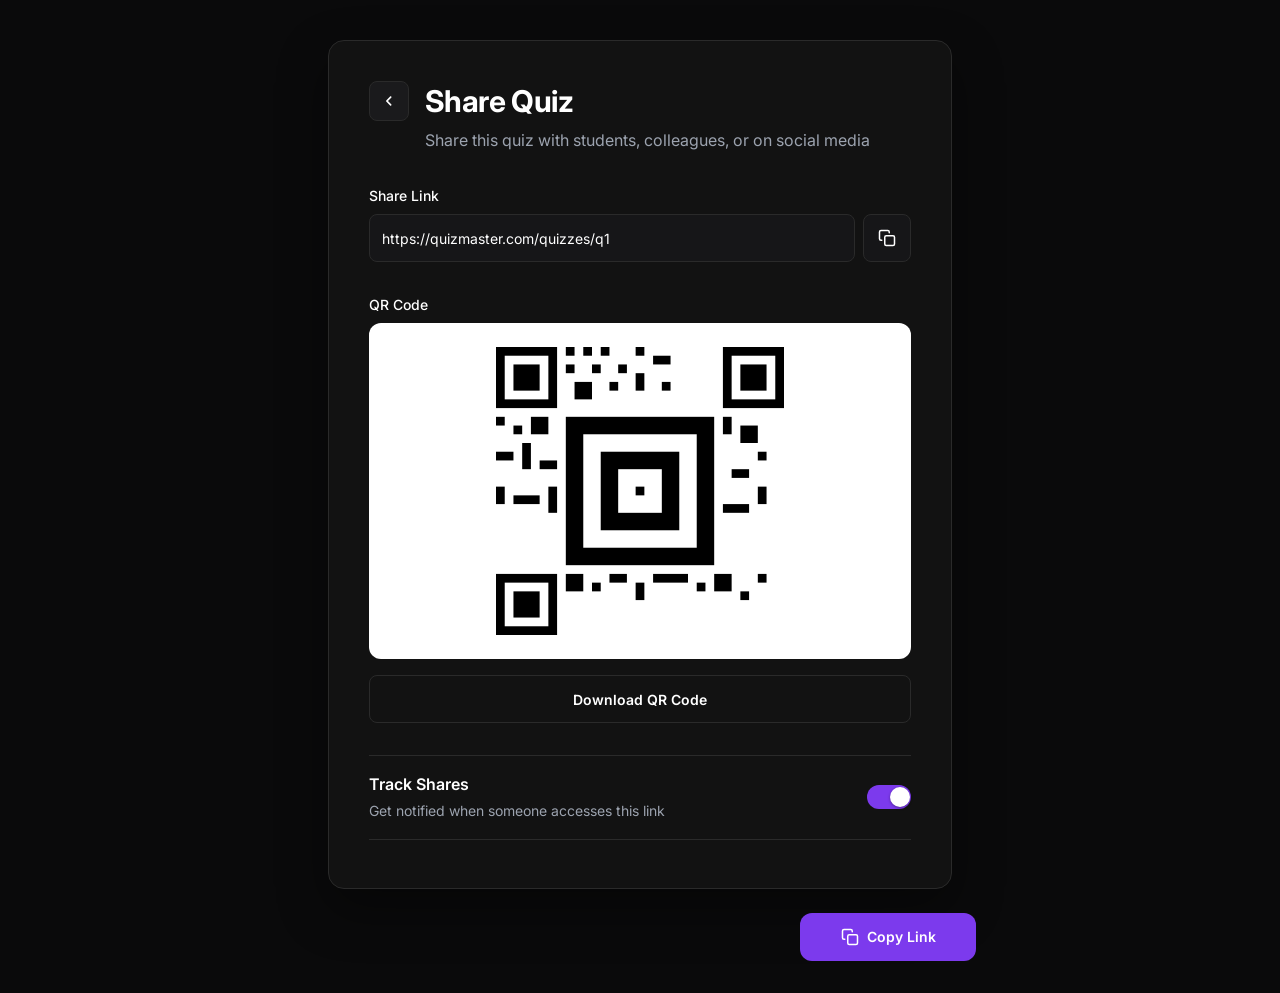
<file: share-quiz.html>
<!DOCTYPE html>
<html lang="uz">
  <head>
    <meta charset="utf-8" />
    <meta
      name="viewport"
      content="width=device-width, initial-scale=1, viewport-fit=cover"
    />
    <title>Share Quiz — Quizzy</title>
    <link rel="preconnect" href="https://fonts.googleapis.com" />
    <link rel="preconnect" href="https://fonts.gstatic.com" crossorigin />
    <link
      href="https://fonts.googleapis.com/css2?family=Inter:wght@400;500;600;700&display=swap"
      rel="stylesheet"
    />
    <link rel="stylesheet" href="css/design-tokens.css" />
    <link rel="stylesheet" href="css/base.css" />
    <link rel="stylesheet" href="css/dashboard/dashboard-tokens.css" />
    <link rel="stylesheet" href="css/share-quiz/share-quiz.css" />
  </head>
  <body>
    <div class="sq-page">
      <div class="sq-layout">
        <div class="sq-inner">
        <header class="sq-head">
          <a class="sq-back" href="quiz-detail.html" aria-label="Orqaga">
            <img src="assets/icons/material-symbols_chevron-left-rounded.svg" alt="" width="20" height="20" />
          </a>
          <div class="sq-head__text">
            <h1 class="sq-title">Share Quiz</h1>
            <p class="sq-subtitle">
              Share this quiz with students, colleagues, or on social media
            </p>
          </div>
        </header>

        <section class="sq-section" aria-labelledby="sq-link-label">
          <label id="sq-link-label" class="sq-label" for="sq-share-url">Share Link</label>
          <div class="sq-url-row">
            <input
              class="sq-input"
              id="sq-share-url"
              type="text"
              readonly
              value="https://quizmaster.com/quizzes/q1"
            />
            <button type="button" class="sq-copy-inline" data-sq-copy aria-label="Havoladan nusxa olish">
              <img src="assets/icons/ic_copy-outline.svg" alt="" width="18" height="18" />
            </button>
          </div>
        </section>

        <section class="sq-section" aria-labelledby="sq-qr-label">
          <h2 id="sq-qr-label" class="sq-label">QR Code</h2>
          <div class="sq-qr-wrap">
            <img src="assets/qr-quiz-placeholder.svg" alt="Quiz QR kodi" width="220" height="220" />
          </div>
          <a class="sq-btn-download" href="assets/qr-quiz-placeholder.svg" download="biology-quiz-qr.svg">
            Download QR Code
          </a>
        </section>

        <section class="sq-section sq-track" aria-labelledby="sq-track-title">
          <div>
            <h2 id="sq-track-title" class="sq-track__title">Track Shares</h2>
            <p class="sq-track__desc">Get notified when someone accesses this link</p>
          </div>
          <label class="sq-switch">
            <input class="sq-switch__input" type="checkbox" name="track_shares" checked aria-label="Ulashishlarni kuzatish" />
            <span class="sq-switch__slider" aria-hidden="true"></span>
          </label>
        </section>
        </div>
      </div>

      <footer class="sq-footer">
        <div class="sq-footer__inner">
          <button type="button" class="sq-btn-copy" data-sq-copy>
            <img src="assets/icons/ic_copy-outline.svg" alt="" width="18" height="18" />
            Copy Link
          </button>
        </div>
      </footer>
    </div>

    <script>
      (function () {
        var input = document.getElementById("sq-share-url");
        function copyLink() {
          if (!input) return;
          var v = input.value;
          if (navigator.clipboard && navigator.clipboard.writeText) {
            navigator.clipboard.writeText(v).catch(function () {
              input.select();
              try {
                document.execCommand("copy");
              } catch (e) {}
            });
          } else {
            input.select();
            try {
              document.execCommand("copy");
            } catch (e) {}
          }
        }
        document.querySelectorAll("[data-sq-copy]").forEach(function (btn) {
          btn.addEventListener("click", copyLink);
        });
      })();
    </script>
  </body>
</html>
</file>
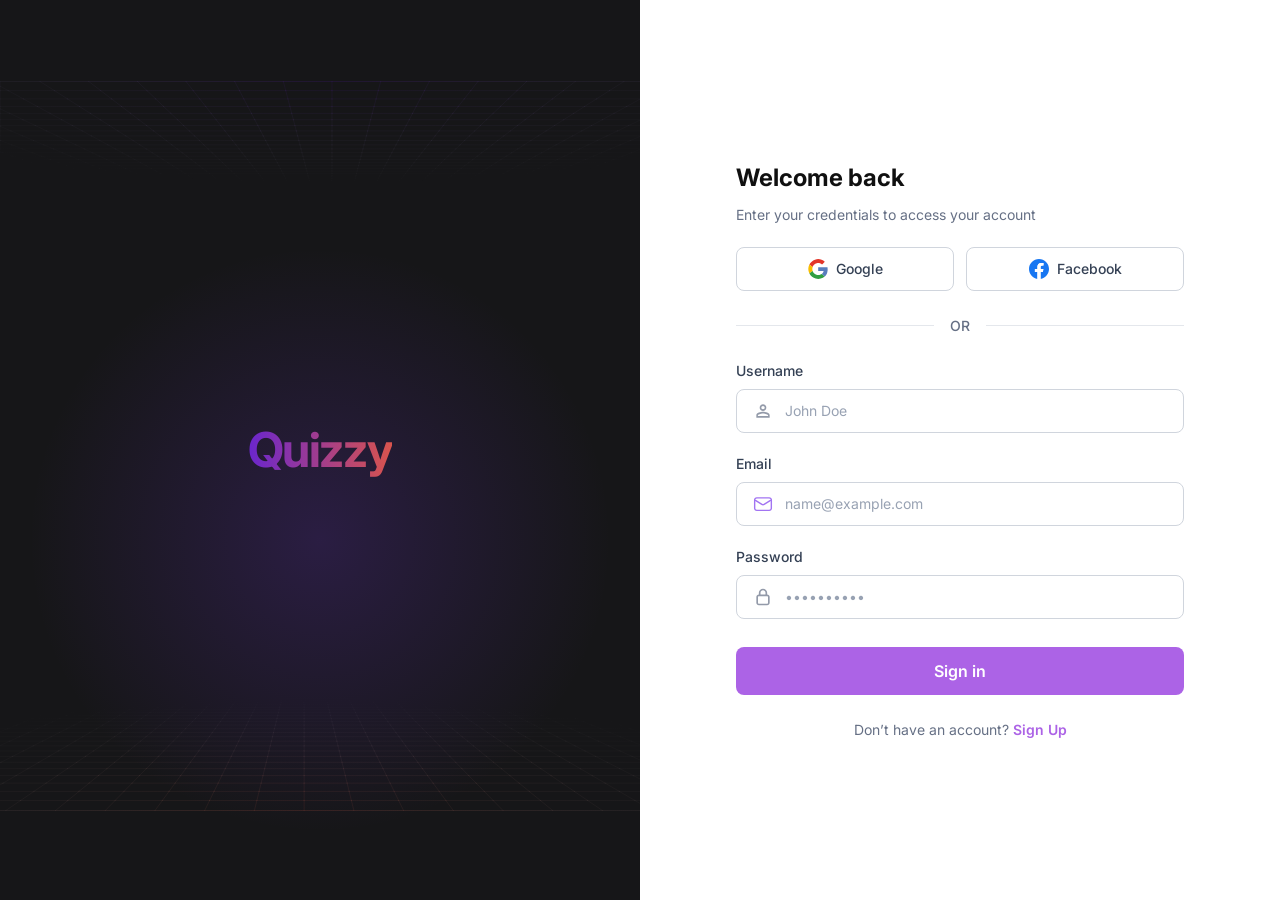
<file: sign-in.html>
<!DOCTYPE html>
<html lang="uz">
  <head>
    <meta charset="utf-8" />
    <meta
      name="viewport"
      content="width=device-width, initial-scale=1, viewport-fit=cover"
    />
    <title>Kirish — Quizzy</title>
    <link rel="preconnect" href="https://fonts.googleapis.com" />
    <link rel="preconnect" href="https://fonts.gstatic.com" crossorigin />
    <link
      href="https://fonts.googleapis.com/css2?family=Inter:wght@400;500;600;700&display=swap"
      rel="stylesheet"
    />
    <link rel="stylesheet" href="css/design-tokens.css" />
    <link rel="stylesheet" href="css/base.css" />
    <link rel="stylesheet" href="css/pages/register.css" />
  </head>
  <body>
    <div class="register-page" id="sign-in">
      <aside class="register-brand" aria-label="Quizzy">
        <div class="register-brand__patterns" aria-hidden="true">
          <div class="register-brand__pattern register-brand__pattern--top"></div>
          <div class="register-brand__pattern register-brand__pattern--bottom"></div>
        </div>
        <div class="register-brand__glow" aria-hidden="true"></div>
        <a class="register-brand__logo" href="index.html">Quizzy</a>
      </aside>
      <div class="register-panel">
        <a class="register-panel__mobile-brand" href="index.html">Quizzy</a>
        <div class="register-form-wrap">
          <h1 class="register-form__title">Welcome back</h1>
          <p class="register-form__lead">Enter your credentials to access your account</p>

          <form class="register-form" action="#" method="post" novalidate>
            <div class="register-social">
              <a class="register-social__btn" href="#" aria-label="Google orqali kirish">
                <img src="assets/icons/devicon_google.svg" alt="" width="20" height="20" />
                Google
              </a>
              <a class="register-social__btn" href="#" aria-label="Facebook orqali kirish">
                <img src="assets/icons/logos_facebook.svg" alt="" width="20" height="20" />
                Facebook
              </a>
            </div>

            <div class="register-divider" role="separator">OR</div>

            <div class="register-field">
              <label class="register-field__label" for="signin-username">Username</label>
              <div class="register-input-wrap">
                <span class="register-input-wrap__icon" aria-hidden="true">
                  <img src="assets/icons/mdi_user-outline.svg" alt="" width="20" height="20" />
                </span>
                <input
                  id="signin-username"
                  name="username"
                  type="text"
                  autocomplete="username"
                  placeholder="John Doe"
                />
              </div>
            </div>

            <div class="register-field">
              <label class="register-field__label" for="signin-email">Email</label>
              <div class="register-input-wrap">
                <span class="register-input-wrap__icon" aria-hidden="true">
                  <img src="assets/icons/Email.svg" alt="" width="20" height="20" />
                </span>
                <input
                  id="signin-email"
                  name="email"
                  type="email"
                  autocomplete="email"
                  placeholder="name@example.com"
                />
              </div>
            </div>

            <div class="register-field">
              <label class="register-field__label" for="signin-password">Password</label>
              <div class="register-input-wrap">
                <span class="register-input-wrap__icon" aria-hidden="true">
                  <img src="assets/icons/uil_lock.svg" alt="" width="20" height="20" />
                </span>
                <input
                  id="signin-password"
                  name="password"
                  type="password"
                  autocomplete="current-password"
                  placeholder="••••••••••"
                />
              </div>
            </div>

            <button class="register-submit" type="submit">Sign in</button>
          </form>

          <p class="register-footer-note">
            Don’t have an account?
            <a href="register.html">Sign Up</a>
          </p>
        </div>
      </div>
    </div>
  </body>
</html>
</file>
<file: css/design-tokens.css>
/**
 * Quizzy — Figma “Selection colors” va UI uchun umumiy tokenlar.
 * Keyinchalik komponentlar faqat shu o‘zgaruvchilardan foydalansin.
 */

:root {
  /* --- Asl ranglar (Figma) --- */
  --color-white: #ffffff;
  --color-black: #000000;

  --color-purple: #7c3aed;
  --color-blue: #3b82f6;
  --color-green: #22c55e;

  --color-zinc-900: #27272a;
  --color-zinc-850: #241f20;
  --color-zinc-800: #151518;

  --color-gray-400: #a1a1aa;
  --color-gray-300: #cccccc;
  /* Hero fon (Figma) */
  --color-bg-hero: #161618;
  --color-lavender: #ac63e6;
  --color-pink-accent: #ec4899;
  --color-red-bright: #ef4444;
  /* Explore section */
  --color-bg-explore: #0d0d0d;
  --gradient-explore-heading: linear-gradient(
    90deg,
    var(--color-purple) 0%,
    var(--color-orange) 100%
  );
  --gradient-why-title: linear-gradient(
    90deg,
    var(--color-purple) 0%,
    var(--color-pink-accent) 45%,
    var(--color-coral) 100%
  );
  /* Pastki CTA banner (binafsha → qizil) */
  --gradient-cta-banner: linear-gradient(90deg, #8e2de2 0%, #e11d48 55%, #f00000 100%);

  /* --- Semantik (komponentlarda shular ishlatiladi) --- */
  --color-bg: var(--color-black);
  --color-bg-elevated: var(--color-zinc-800);
  --color-bg-card: var(--color-zinc-850);
  --color-bg-muted: var(--color-zinc-900);

  --color-text-primary: var(--color-white);
  --color-text-secondary: var(--color-gray-300);
  --color-text-muted: var(--color-gray-400);

  --color-border-subtle: rgba(255, 255, 255, 0.08);
  --color-border-strong: rgba(255, 255, 255, 0.18);

  --color-brand: var(--color-purple);
  --color-accent: var(--color-green);
  --color-info: var(--color-blue);
  /* Asosiy sahifa aksentlari (binafsha → iliq to‘q sariq) */
  --color-orange: #f97316;
  /* Header / logo / Register (Figma) */
  --color-purple-deep: #6a26cd;
  --color-coral: #d9544d;

  /* Gradientlar (hero sarlavha, tugmalar) */
  --gradient-brand: linear-gradient(135deg, var(--color-purple) 0%, var(--color-blue) 100%);
  --gradient-brand-warm: linear-gradient(135deg, var(--color-purple) 0%, var(--color-orange) 100%);
  --gradient-header: linear-gradient(90deg, var(--color-purple-deep) 0%, var(--color-coral) 100%);
  --gradient-hero-accent: linear-gradient(90deg, var(--color-purple) 0%, var(--color-pink-accent) 100%);
  --gradient-cta-mobile: linear-gradient(135deg, var(--color-green) 0%, #eab308 100%);
  --gradient-glow-purple: radial-gradient(
    ellipse 80% 60% at 20% 30%,
    rgba(124, 58, 237, 0.35) 0%,
    transparent 55%
  );

  /* Tipografiya (keyin bitta shriftga almashtirasiz) */
  --font-sans: "Inter", system-ui, -apple-system, "Segoe UI", Roboto, "Helvetica Neue", Arial,
    sans-serif;
  --font-weight-normal: 400;
  --font-weight-medium: 500;
  --font-weight-semibold: 600;
  --font-weight-bold: 700;

  --text-xs: 0.75rem;
  --text-sm: 0.875rem;
  --text-base: 1rem;
  --text-lg: 1.125rem;
  --text-xl: 1.25rem;
  --text-2xl: 1.5rem;
  --text-3xl: 1.875rem;
  --text-4xl: 2.25rem;
  --text-5xl: 3rem;

  --leading-tight: 1.2;
  --leading-normal: 1.5;
  --leading-relaxed: 1.625;

  /* Oraliqlar (layout) */
  --space-1: 0.25rem;
  --space-2: 0.5rem;
  --space-3: 0.75rem;
  --space-4: 1rem;
  --space-5: 1.25rem;
  --space-6: 1.5rem;
  --space-8: 2rem;
  --space-10: 2.5rem;
  --space-12: 3rem;
  --space-16: 4rem;

  /* Shakllar */
  --radius-sm: 0.375rem;
  --radius-md: 0.5rem;
  --radius-lg: 0.75rem;
  --radius-xl: 1rem;
  --radius-pill: 9999px;

  /* Soyalar / neon effekt uchun */
  --shadow-glow-brand: 0 0 32px rgba(124, 58, 237, 0.35);
  --shadow-glow-green: 0 0 28px rgba(34, 197, 94, 0.3);

  /* Keyin Laravel + Vite bilan birlashtirish uchun z-index skala */
  --z-dropdown: 100;
  --z-sticky: 200;
  --z-modal: 300;
}
</file>
<file: css/base.css>
/**
 * Minimal bazis: keyinchalik reset yoki global qoidalar shu yerga.
 * Hozircha faqat tokenlarni ishlatadigan fon va shrift.
 */

*,
*::before,
*::after {
  box-sizing: border-box;
}

html {
  -webkit-text-size-adjust: 100%;
}

body {
  margin: 0;
  min-height: 100vh;
  font-family: var(--font-sans);
  font-size: var(--text-base);
  line-height: var(--leading-normal);
  color: var(--color-text-primary);
  background-color: var(--color-bg);
}

/* Vaqtincha sarlavhalar: struktura bo‘lsa ham ekranda ko‘rinmasin */
.visually-hidden {
  position: absolute;
  width: 1px;
  height: 1px;
  padding: 0;
  margin: -1px;
  overflow: hidden;
  clip: rect(0, 0, 0, 0);
  white-space: nowrap;
  border: 0;
}
</file>
<file: css/layout.css>
/**
 * Sahifa skeleti: konteyner va umumiy section oralig‘i.
 * Har bir bo‘limning o‘ziga xos stillari alohida fayllarda.
 */

.site-main {
  display: flex;
  flex-direction: column;
  min-height: 100vh;
}

#main-content {
  flex: 1;
}

.section {
  width: 100%;
}

.section__inner {
  width: 100%;
  max-width: 72rem;
  margin-inline: auto;
  padding-inline: max(env(safe-area-inset-left, 0px), var(--space-4))
    max(env(safe-area-inset-right, 0px), var(--space-4));
}

@media (min-width: 768px) {
  .section__inner {
    padding-inline: max(env(safe-area-inset-left, 0px), var(--space-8))
      max(env(safe-area-inset-right, 0px), var(--space-8));
  }
}
</file>
<file: css/components/header.css>
/**
 * Yuqori navigatsiya: logo (gradient + belgi), menyu, Sign In / Register.
 * Mobil: gamburger, ochiladigan panel.
 */

.site-header {
  position: relative;
  z-index: var(--z-sticky);
  background-color: var(--color-black);
}

.site-header__inner {
  display: flex;
  flex-wrap: wrap;
  align-items: center;
  gap: var(--space-3);
  max-width: 72rem;
  margin-inline: auto;
  padding-inline: max(env(safe-area-inset-left, 0px), var(--space-4));
  padding-block: max(env(safe-area-inset-top, 0px), var(--space-4));
}

@media (min-width: 768px) {
  .site-header__inner {
    flex-wrap: nowrap;
    gap: var(--space-6);
    padding-inline: max(env(safe-area-inset-left, 0px), var(--space-8));
  }
}

/* Checkbox: visually-hidden + desktopda o‘chiriladi */
@media (min-width: 768px) {
  .site-header__nav-toggle {
    display: none !important;
  }
}

.site-header__logo {
  display: inline-flex;
  align-items: center;
  gap: var(--space-2);
  flex: 1;
  min-width: 0;
  font-size: var(--text-xl);
  font-weight: var(--font-weight-bold);
  letter-spacing: -0.02em;
  text-decoration: none;
}

@media (min-width: 768px) {
  .site-header__logo {
    flex: 0 0 auto;
  }
}

.site-header__logo-mark {
  display: flex;
  flex-shrink: 0;
}

.site-header__logo-mark svg {
  display: block;
}

.site-header__logo-text {
  background: var(--gradient-header);
  -webkit-background-clip: text;
  background-clip: text;
  color: transparent;
}

.site-header__burger {
  display: flex;
  align-items: center;
  justify-content: center;
  flex-shrink: 0;
  width: 2.75rem;
  height: 2.75rem;
  margin-left: auto;
  border-radius: var(--radius-md);
  border: 1px solid var(--color-border-subtle);
  background-color: rgba(255, 255, 255, 0.04);
  cursor: pointer;
  transition: background-color 0.15s ease;
}

.site-header__burger:hover {
  background-color: rgba(255, 255, 255, 0.08);
}

.site-header__burger-lines {
  position: relative;
  display: block;
  width: 1.25rem;
  height: 2px;
  background-color: var(--color-white);
  border-radius: 1px;
  transition: background-color 0.2s ease, transform 0.2s ease;
}

.site-header__burger-lines::before,
.site-header__burger-lines::after {
  content: "";
  position: absolute;
  left: 0;
  width: 100%;
  height: 2px;
  background-color: var(--color-white);
  border-radius: 1px;
  transition: transform 0.2s ease, top 0.2s ease;
}

.site-header__burger-lines::before {
  top: -6px;
}

.site-header__burger-lines::after {
  top: 6px;
}

.site-header__nav-toggle:checked ~ .site-header__burger .site-header__burger-lines {
  background-color: transparent;
}

.site-header__nav-toggle:checked ~ .site-header__burger .site-header__burger-lines::before {
  top: 0;
  transform: rotate(45deg);
}

.site-header__nav-toggle:checked ~ .site-header__burger .site-header__burger-lines::after {
  top: 0;
  transform: rotate(-45deg);
}

@media (min-width: 768px) {
  .site-header__burger {
    display: none;
  }
}

.site-header__right {
  display: flex;
  flex: 1 0 100%;
  flex-direction: column;
  align-items: stretch;
  gap: var(--space-5);
  max-height: 0;
  overflow: hidden;
  visibility: hidden;
  opacity: 0;
  padding-top: 0;
  padding-bottom: 0;
  border-top: 1px solid transparent;
  transition: max-height 0.35s ease, opacity 0.2s ease, padding 0.2s ease, visibility 0.2s;
}

.site-header__nav-toggle:checked ~ .site-header__right {
  max-height: 28rem;
  visibility: visible;
  opacity: 1;
  padding-top: var(--space-5);
  padding-bottom: var(--space-2);
  border-top-color: var(--color-border-subtle);
}

@media (min-width: 768px) {
  .site-header__right {
    flex: 1;
    flex-direction: row;
    flex-wrap: wrap;
    align-items: center;
    justify-content: flex-end;
    max-height: none;
    overflow: visible;
    visibility: visible;
    opacity: 1;
    padding-top: 0;
    padding-bottom: 0;
    border-top: none;
    gap: var(--space-6);
    row-gap: var(--space-3);
  }
}

.site-header__nav-list {
  display: flex;
  flex-direction: column;
  align-items: stretch;
  gap: var(--space-1);
  margin: 0;
  padding: 0;
  list-style: none;
}

@media (min-width: 768px) {
  .site-header__nav-list {
    flex-direction: row;
    align-items: center;
    flex-wrap: wrap;
    gap: var(--space-6);
  }
}

.site-header__nav-link {
  display: block;
  padding: var(--space-3) var(--space-2);
  font-size: var(--text-base);
  font-weight: var(--font-weight-medium);
  color: var(--color-white);
  text-decoration: none;
  border-radius: var(--radius-md);
}

@media (min-width: 768px) {
  .site-header__nav-link {
    display: inline;
    padding: 0;
    font-size: var(--text-sm);
    white-space: nowrap;
  }
}

.site-header__nav-link:hover {
  opacity: 0.85;
}

.site-header__nav-link:focus-visible {
  outline: 2px solid var(--color-white);
  outline-offset: 4px;
  border-radius: var(--radius-sm);
}

.site-header__btn:focus-visible {
  outline: 2px solid var(--color-purple-deep);
  outline-offset: 3px;
}

.site-header__btn--register:focus-visible {
  outline-color: var(--color-coral);
}

.site-header__actions {
  display: flex;
  flex-direction: column;
  gap: var(--space-3);
  flex-shrink: 0;
}

@media (min-width: 768px) {
  .site-header__actions {
    flex-direction: row;
    align-items: center;
  }
}

.site-header__btn {
  display: inline-flex;
  align-items: center;
  justify-content: center;
  min-height: 2.75rem;
  padding: 0.625rem 1.25rem;
  font-size: var(--text-sm);
  font-weight: var(--font-weight-semibold);
  font-family: inherit;
  text-decoration: none;
  border-radius: var(--radius-pill);
  border: none;
  cursor: pointer;
  transition: opacity 0.15s ease, transform 0.15s ease;
}

.site-header__btn:hover {
  opacity: 0.92;
}

.site-header__btn:active {
  transform: scale(0.98);
}

.site-header__btn--signin {
  background-color: var(--color-white);
  color: var(--color-black);
}

.site-header__btn--register {
  background: var(--gradient-header);
  color: var(--color-white);
}
</file>
<file: css/components/footer.css>
/**
 * Footer: 4 ustun, ijtimoiy tarmoqlar, aloqa, pastki qator.
 */

.site-footer {
  background-color: var(--color-black);
  padding-block: var(--space-12) var(--space-8);
}

.site-footer__inner {
  width: 100%;
  max-width: 72rem;
  margin-inline: auto;
  padding-inline: var(--space-4);
}

@media (min-width: 768px) {
  .site-footer__inner {
    padding-inline: var(--space-8);
  }
}

.site-footer__grid {
  display: grid;
  grid-template-columns: 1fr;
  gap: var(--space-10);
  margin-bottom: var(--space-10);
}

@media (min-width: 640px) {
  .site-footer__grid {
    grid-template-columns: repeat(2, minmax(0, 1fr));
  }
}

@media (min-width: 1024px) {
  .site-footer__grid {
    grid-template-columns: 1.4fr 1fr 1fr 1.2fr;
    gap: var(--space-8);
    align-items: start;
  }
}

.site-footer__logo {
  display: inline-block;
  margin-bottom: var(--space-4);
  font-size: var(--text-xl);
  font-weight: var(--font-weight-bold);
  letter-spacing: -0.02em;
  text-decoration: none;
  background: linear-gradient(90deg, var(--color-purple-deep) 0%, var(--color-coral) 100%);
  -webkit-background-clip: text;
  background-clip: text;
  color: transparent;
}

.site-footer__logo:hover {
  opacity: 0.9;
}

.site-footer__tagline {
  margin: 0 0 var(--space-6);
  max-width: 22rem;
  font-size: var(--text-sm);
  line-height: var(--leading-relaxed);
  color: var(--color-text-secondary);
}

.site-footer__social {
  display: flex;
  flex-wrap: wrap;
  gap: var(--space-3);
  margin: 0;
  padding: 0;
  list-style: none;
}

.site-footer__social-link {
  display: flex;
  align-items: center;
  justify-content: center;
  line-height: 0;
  opacity: 0.95;
  transition: opacity 0.15s ease, transform 0.15s ease;
}

.site-footer__social-link:hover {
  opacity: 1;
  transform: translateY(-2px);
}

.site-footer__social-link:focus-visible {
  outline: 2px solid var(--color-purple);
  outline-offset: 3px;
  border-radius: var(--radius-sm);
}

.site-footer__social-link img {
  display: block;
  width: auto;
  height: 1.25rem;
  max-height: 1.35rem;
  object-fit: contain;
}

.site-footer__heading {
  margin: 0 0 var(--space-4);
  font-size: var(--text-base);
  font-weight: var(--font-weight-semibold);
  color: var(--color-text-primary);
}

.site-footer__links {
  margin: 0;
  padding: 0;
  list-style: none;
}

.site-footer__links li {
  margin-bottom: var(--space-3);
}

.site-footer__links li:last-child {
  margin-bottom: 0;
}

.site-footer__links a {
  font-size: var(--text-sm);
  color: var(--color-text-secondary);
  text-decoration: none;
  transition: color 0.15s ease;
}

.site-footer__links a:hover {
  color: var(--color-text-primary);
}

.site-footer__links a:focus-visible {
  outline: 2px solid var(--color-purple);
  outline-offset: 2px;
  border-radius: var(--radius-sm);
}

.site-footer__contacts {
  margin: 0;
  padding: 0;
  list-style: none;
}

.site-footer__contact {
  display: flex;
  gap: var(--space-3);
  align-items: flex-start;
  margin-bottom: var(--space-4);
  font-size: var(--text-sm);
  line-height: var(--leading-relaxed);
}

.site-footer__contact:last-child {
  margin-bottom: 0;
}

.site-footer__contact-icon {
  flex-shrink: 0;
  display: flex;
  margin-top: 0.125rem;
}

.site-footer__contact-icon img {
  display: block;
  width: 1.25rem;
  height: auto;
}

.site-footer__contact a {
  color: var(--color-text-primary);
  text-decoration: none;
}

.site-footer__contact a:hover {
  text-decoration: underline;
}

.site-footer__contact a:focus-visible {
  outline: 2px solid var(--color-purple);
  outline-offset: 2px;
  border-radius: var(--radius-sm);
}

.site-footer__address {
  color: var(--color-text-primary);
}

.site-footer__rule {
  height: 1px;
  margin: 0 0 var(--space-6);
  background-color: rgba(255, 255, 255, 0.08);
  border: 0;
}

.site-footer__bottom {
  display: flex;
  flex-direction: column;
  gap: var(--space-4);
  align-items: flex-start;
  justify-content: space-between;
  font-size: var(--text-sm);
}

@media (min-width: 768px) {
  .site-footer__bottom {
    flex-direction: row;
    flex-wrap: wrap;
    align-items: center;
    gap: var(--space-4);
  }
}

.site-footer__copyright {
  margin: 0;
  color: var(--color-text-primary);
}

.site-footer__legal {
  display: flex;
  flex-wrap: wrap;
  align-items: center;
  gap: var(--space-2) var(--space-3);
}

.site-footer__legal-text {
  color: var(--color-text-primary);
}

.site-footer__legal-sep {
  color: var(--color-gray-400);
  user-select: none;
}

.site-footer__legal-link {
  color: var(--color-purple);
  text-decoration: none;
}

.site-footer__legal-link:hover {
  text-decoration: underline;
}

.site-footer__legal-link:focus-visible {
  outline: 2px solid var(--color-purple);
  outline-offset: 2px;
  border-radius: var(--radius-sm);
}
</file>
<file: css/sections/hero.css>
/**
 * Hero: ellipse + perspective grid patternlar, badge, sarlavha, CTA, ijtimoiy isbot.
 */

.section--hero {
  position: relative;
  overflow: hidden;
  background-color: var(--color-bg-hero);
  padding-block: var(--space-10) var(--space-12);
}

@media (min-width: 768px) {
  .section--hero {
    padding-block: var(--space-16) 5rem;
  }
}

.hero__bg {
  position: absolute;
  inset: 0;
  z-index: 0;
  pointer-events: none;
}

.hero__ellipse {
  position: absolute;
  background-repeat: no-repeat;
  background-size: contain;
  opacity: 0.55;
}

.hero__ellipse--left {
  left: -18%;
  top: 5%;
  width: min(90vw, 580px);
  height: min(70vh, 700px);
  max-width: none;
  background-image: url("../../assets/patterns/ellipse-left.svg");
  background-position: left center;
}

.hero__ellipse--right {
  right: -15%;
  top: 15%;
  width: min(85vw, 520px);
  height: min(65vh, 650px);
  background-image: url("../../assets/patterns/ellipse-right.svg");
  background-position: right center;
}

.hero__pattern {
  position: absolute;
  left: 50%;
  transform: translateX(-50%);
  width: 100%;
  max-width: 100rem;
  background-repeat: no-repeat;
  background-position: center;
  background-size: 100% auto;
}

.hero__pattern--top {
  top: 0;
  height: clamp(160px, 28vw, 290px);
  background-image: url("../../assets/patterns/pattern-top.svg");
  opacity: 1;
}

.hero__pattern--bottom {
  bottom: 0;
  height: clamp(140px, 26vw, 318px);
  background-image: url("../../assets/patterns/pattern-bottom.svg");
  opacity: 1;
}

.hero__content {
  position: relative;
  z-index: 1;
  display: flex;
  flex-direction: column;
  align-items: center;
  text-align: center;
  max-width: 48rem;
  margin-inline: auto;
}

.hero__badge {
  display: inline-flex;
  align-items: center;
  gap: var(--space-2);
  padding: var(--space-2) var(--space-4);
  margin-bottom: var(--space-6);
  font-size: var(--text-sm);
  font-weight: var(--font-weight-medium);
  color: var(--color-text-primary);
  background-color: rgba(0, 0, 0, 0.45);
  border: 1px solid var(--color-border-subtle);
  border-radius: var(--radius-pill);
}

.hero__badge-icon {
  display: flex;
  color: var(--color-lavender);
  flex-shrink: 0;
}

.hero__badge-icon svg {
  width: 1rem;
  height: 1rem;
}

.hero__title {
  margin: 0 0 var(--space-5);
  font-size: clamp(1.625rem, 6.5vw, var(--text-5xl));
  font-weight: var(--font-weight-bold);
  line-height: var(--leading-tight);
  letter-spacing: -0.03em;
  color: var(--color-text-primary);
}

@media (min-width: 768px) {
  .hero__title {
    margin-bottom: var(--space-6);
    font-size: clamp(var(--text-3xl), 5vw, var(--text-5xl));
  }
}

.hero__title-gradient {
  background: var(--gradient-hero-accent);
  -webkit-background-clip: text;
  background-clip: text;
  color: transparent;
}

.hero__lead {
  margin: 0 0 var(--space-8);
  max-width: 40rem;
  font-size: var(--text-base);
  line-height: var(--leading-relaxed);
  color: var(--color-text-secondary);
}

@media (min-width: 768px) {
  .hero__lead {
    font-size: var(--text-lg);
  }
}

.hero__actions {
  display: flex;
  flex-direction: column;
  flex-wrap: nowrap;
  gap: var(--space-3);
  justify-content: center;
  align-items: stretch;
  width: 100%;
  max-width: 22rem;
  margin-inline: auto;
  margin-bottom: var(--space-8);
}

@media (min-width: 768px) {
  .hero__actions {
    flex-direction: row;
    flex-wrap: wrap;
    align-items: center;
    max-width: none;
    gap: var(--space-4);
    margin-bottom: var(--space-10);
  }
}

.hero__btn {
  display: inline-flex;
  align-items: center;
  justify-content: center;
  width: 100%;
  min-height: 3rem;
  padding: 0 var(--space-6);
  font-size: var(--text-base);
  font-weight: var(--font-weight-semibold);
  font-family: inherit;
  text-decoration: none;
  border-radius: var(--radius-pill);
  border: none;
  cursor: pointer;
  transition: opacity 0.15s ease, transform 0.15s ease;
  -webkit-tap-highlight-color: transparent;
}

@media (min-width: 768px) {
  .hero__btn {
    width: auto;
    padding: 0 var(--space-8);
  }
}

.hero__btn:hover {
  opacity: 0.92;
}

.hero__btn:active {
  transform: scale(0.98);
}

.hero__btn--primary {
  background: var(--gradient-hero-accent);
  color: var(--color-white);
  box-shadow: var(--shadow-glow-brand);
}

.hero__btn--secondary {
  background-color: var(--color-white);
  color: var(--color-black);
}

.hero__btn:focus-visible {
  outline: 2px solid var(--color-lavender);
  outline-offset: 3px;
}

.hero__social {
  display: flex;
  flex-wrap: wrap;
  align-items: center;
  justify-content: center;
  gap: var(--space-4);
}

.hero__avatars {
  display: flex;
  padding: 0;
  margin: 0;
  list-style: none;
}

.hero__avatar {
  position: relative;
  width: 2.5rem;
  height: 2.5rem;
  border-radius: 50%;
  border: 2px solid var(--color-bg-hero);
  margin-left: -0.75rem;
  background: linear-gradient(135deg, var(--color-zinc-800) 0%, var(--color-zinc-900) 100%);
  overflow: hidden;
}

.hero__avatar:first-child {
  margin-left: 0;
}

.hero__avatar img {
  width: 100%;
  height: 100%;
  object-fit: cover;
}

.hero__social-text {
  font-size: var(--text-sm);
  color: var(--color-text-secondary);
  text-align: left;
}

.hero__social-text strong {
  font-weight: var(--font-weight-semibold);
  color: var(--color-purple);
}
</file>
<file: css/sections/explore-categories.css>
/**
 * Explore Quiz Categories: badge, sarlavha, 3x2 karta grid, assets/icons
 */

.section--explore {
  background-color: var(--color-bg-explore);
  padding-block: var(--space-12) var(--space-16);
}

@media (min-width: 768px) {
  .section--explore {
    padding-block: var(--space-16) 5rem;
  }
}

.explore__header {
  text-align: center;
  max-width: 40rem;
  margin-inline: auto;
  margin-bottom: var(--space-10);
}

.explore__badge {
  display: inline-flex;
  align-items: center;
  gap: var(--space-2);
  padding: var(--space-2) var(--space-4);
  margin-bottom: var(--space-5);
  font-size: var(--text-sm);
  font-weight: var(--font-weight-medium);
  color: var(--color-text-primary);
  background-color: rgba(0, 0, 0, 0.35);
  border: 1px solid var(--color-border-subtle);
  border-radius: var(--radius-pill);
}

.explore__badge-icon {
  display: flex;
  color: var(--color-lavender);
}

.explore__title {
  margin: 0 0 var(--space-4);
  font-size: clamp(var(--text-2xl), 4vw, var(--text-4xl));
  font-weight: var(--font-weight-bold);
  line-height: var(--leading-tight);
  letter-spacing: -0.02em;
}

.explore__title-plain {
  color: var(--color-text-primary);
}

.explore__title-gradient {
  background: var(--gradient-explore-heading);
  -webkit-background-clip: text;
  background-clip: text;
  color: transparent;
}

.explore__subtitle {
  margin: 0;
  font-size: var(--text-base);
  line-height: var(--leading-relaxed);
  color: var(--color-text-muted);
}

.explore__grid {
  display: grid;
  grid-template-columns: 1fr;
  gap: var(--space-5);
  margin: 0;
  padding: 0;
  list-style: none;
}

/* Mobil: gorizontal skroll (Figma karta lentasi) */
@media (max-width: 767px) {
  .section--explore .section__inner {
    padding-inline: 0;
  }

  .explore__header {
    padding-inline: var(--space-4);
    margin-bottom: var(--space-8);
  }

  .explore__grid {
    display: flex;
    flex-direction: row;
    flex-wrap: nowrap;
    gap: var(--space-4);
    overflow-x: auto;
    overflow-y: visible;
    padding-inline: var(--space-4);
    padding-bottom: var(--space-2);
    margin-inline: 0;
    scroll-snap-type: x mandatory;
    scroll-padding-inline: var(--space-4);
    -webkit-overflow-scrolling: touch;
    scrollbar-width: thin;
  }

  .explore__grid > li {
    flex: 0 0 min(82vw, 18.5rem);
    scroll-snap-align: start;
    max-width: min(82vw, 18.5rem);
  }

  .explore__card {
    height: auto;
    min-height: 100%;
  }
}

@media (min-width: 768px) {
  .explore__grid {
    display: grid;
    grid-template-columns: repeat(2, minmax(0, 1fr));
    overflow: visible;
    padding-inline: 0;
    scroll-snap-type: none;
  }

  .explore__grid > li {
    flex: none;
    max-width: none;
    scroll-snap-align: none;
  }
}

@media (min-width: 1024px) {
  .explore__grid {
    grid-template-columns: repeat(3, minmax(0, 1fr));
    gap: var(--space-6);
  }
}

.explore__card {
  --explore-accent: var(--color-blue);
  height: 100%;
  background-color: var(--color-bg-card);
  border-radius: var(--radius-lg);
  border: 1px solid var(--color-border-subtle);
  border-top: 3px solid var(--explore-accent);
  transition: border-color 0.15s ease, box-shadow 0.15s ease;
}

.explore__card:hover {
  box-shadow: 0 0 0 1px rgba(255, 255, 255, 0.06);
}

.explore__card--blue {
  --explore-accent: #3b82f6;
}

.explore__card--green {
  --explore-accent: #22c55e;
}

.explore__card--purple {
  --explore-accent: #7c3aed;
}

.explore__card--pink {
  --explore-accent: #ec4899;
}

.explore__card--orange {
  --explore-accent: #f97316;
}

.explore__card--red {
  --explore-accent: var(--color-red-bright);
}

.explore__card-inner {
  display: flex;
  gap: var(--space-4);
  align-items: flex-start;
  padding: var(--space-5) var(--space-5) var(--space-6);
}

.explore__card-icon-wrap {
  flex-shrink: 0;
  display: flex;
  align-items: center;
  justify-content: center;
  width: 3.5rem;
  height: 3.5rem;
  border-radius: 50%;
  background-color: var(--explore-accent);
}

.explore__card-icon-wrap--blue {
  background-color: var(--color-blue);
}

.explore__card-icon-wrap img {
  display: block;
  width: 1.875rem;
  height: 1.875rem;
  object-fit: contain;
}

.explore__card-body {
  flex: 1;
  min-width: 0;
  text-align: left;
}

.explore__card-title {
  margin: 0 0 var(--space-2);
  font-size: var(--text-lg);
  font-weight: var(--font-weight-semibold);
  color: var(--color-text-primary);
}

.explore__card-desc {
  margin: 0 0 var(--space-4);
  font-size: var(--text-sm);
  line-height: var(--leading-relaxed);
  color: var(--color-text-secondary);
}

.explore__card-link {
  display: inline-flex;
  align-items: center;
  gap: var(--space-1);
  font-size: var(--text-sm);
  font-weight: var(--font-weight-semibold);
  color: var(--explore-accent);
  text-decoration: none;
}

.explore__card-link:hover {
  text-decoration: underline;
}

.explore__card-link:focus-visible {
  outline: 2px solid var(--explore-accent);
  outline-offset: 2px;
  border-radius: var(--radius-sm);
}

.explore__card-link-arrow {
  transition: transform 0.15s ease;
}

.explore__card-link:hover .explore__card-link-arrow {
  transform: translateX(3px);
}
</file>
<file: css/sections/why-quizzy.css>
/**
 * Why Quizzy: Features badge, sarlavha, 3x2 xususiyat kartalari, assets/icons
 */

.section--why {
  background-color: var(--color-black);
  padding-block: var(--space-12) var(--space-16);
}

@media (min-width: 768px) {
  .section--why {
    padding-block: var(--space-16) 5rem;
  }
}

.why__header {
  text-align: center;
  max-width: 40rem;
  margin-inline: auto;
  margin-bottom: var(--space-10);
}

.why__badge {
  display: inline-flex;
  align-items: center;
  gap: var(--space-2);
  padding: var(--space-2) var(--space-4);
  margin-bottom: var(--space-5);
  font-size: var(--text-sm);
  font-weight: var(--font-weight-medium);
  color: var(--color-text-primary);
  background-color: rgba(255, 255, 255, 0.06);
  border: 1px solid var(--color-border-subtle);
  border-radius: var(--radius-pill);
}

.why__badge-icon {
  display: flex;
  color: var(--color-lavender);
}

.why__title {
  margin: 0 0 var(--space-4);
  font-size: clamp(var(--text-2xl), 4vw, var(--text-4xl));
  font-weight: var(--font-weight-bold);
  line-height: var(--leading-tight);
  letter-spacing: -0.02em;
}

.why__title-plain {
  color: var(--color-text-primary);
}

.why__title-gradient {
  background: var(--gradient-why-title);
  -webkit-background-clip: text;
  background-clip: text;
  color: transparent;
}

.why__subtitle {
  margin: 0;
  font-size: var(--text-base);
  line-height: var(--leading-relaxed);
  color: var(--color-text-primary);
  opacity: 0.9;
}

.why__grid {
  display: grid;
  grid-template-columns: repeat(2, minmax(0, 1fr));
  gap: var(--space-3);
  margin: 0;
  padding: 0;
  list-style: none;
}

@media (min-width: 480px) {
  .why__grid {
    gap: var(--space-4);
  }
}

@media (min-width: 640px) {
  .why__grid {
    gap: var(--space-5);
  }
}

@media (min-width: 1024px) {
  .why__grid {
    grid-template-columns: repeat(3, minmax(0, 1fr));
    gap: var(--space-6);
  }
}

.why__card {
  height: 100%;
  padding: var(--space-4);
  text-align: left;
  background-color: var(--color-bg-card);
  border: 1px solid var(--color-border-subtle);
  border-radius: var(--radius-xl);
  transition: box-shadow 0.15s ease;
}

@media (min-width: 640px) {
  .why__card {
    padding: var(--space-6);
  }
}

.why__card:hover {
  box-shadow: 0 0 0 1px rgba(255, 255, 255, 0.06);
}

.why__card-icon-wrap {
  display: flex;
  align-items: center;
  justify-content: center;
  width: 2.75rem;
  height: 2.75rem;
  margin-bottom: var(--space-3);
  border-radius: 50%;
  background-color: var(--why-icon-bg);
}

@media (min-width: 640px) {
  .why__card-icon-wrap {
    width: 3.5rem;
    height: 3.5rem;
    margin-bottom: var(--space-4);
  }
}

.why__card-icon-wrap img {
  display: block;
  width: 1.5rem;
  height: 1.5rem;
  object-fit: contain;
  filter: brightness(0) invert(1);
}

.why__card--purple {
  --why-icon-bg: #7c3aed;
}

.why__card--coral {
  --why-icon-bg: #ea580c;
}

.why__card--blue {
  --why-icon-bg: #2563eb;
}

.why__card--green {
  --why-icon-bg: #16a34a;
}

.why__card--amber {
  --why-icon-bg: #f59e0b;
}

.why__card--violet {
  --why-icon-bg: #6366f1;
}

.why__card--amber .why__card-icon-wrap img {
  width: 1.75rem;
  height: 1.75rem;
}

.why__card-title {
  margin: 0 0 var(--space-2);
  font-size: var(--text-sm);
  font-weight: var(--font-weight-semibold);
  color: var(--color-text-primary);
  line-height: var(--leading-tight);
}

@media (min-width: 640px) {
  .why__card-title {
    margin-bottom: var(--space-3);
    font-size: var(--text-lg);
  }
}

.why__card-desc {
  margin: 0;
  font-size: var(--text-xs);
  line-height: var(--leading-relaxed);
  color: var(--color-text-secondary);
}

@media (min-width: 640px) {
  .why__card-desc {
    font-size: var(--text-sm);
  }
}
</file>
<file: css/sections/cta-banner.css>
/**
 * Pastki CTA banner: gradient fon, matn, tugmalar, o‘ngda oq placeholder.
 */

.section--cta {
  background-color: var(--color-black);
  padding-block: var(--space-8) var(--space-12);
}

@media (min-width: 768px) {
  .section--cta {
    padding-block: var(--space-10) var(--space-16);
  }
}

.section__inner--cta {
  max-width: 72rem;
}

.cta-banner {
  display: grid;
  grid-template-columns: 1fr;
  gap: var(--space-8);
  align-items: center;
  padding: var(--space-8) var(--space-6);
  background: var(--gradient-cta-banner);
  border-radius: 1.25rem;
  box-shadow: 0 24px 48px rgba(0, 0, 0, 0.35);
}

@media (min-width: 900px) {
  .cta-banner {
    grid-template-columns: minmax(0, 3fr) minmax(0, 2fr);
    gap: var(--space-10);
    padding: var(--space-10) var(--space-10);
  }
}

.cta-banner__content {
  text-align: left;
}

.cta-banner__title {
  margin: 0 0 var(--space-4);
  font-size: clamp(var(--text-2xl), 4vw, var(--text-4xl));
  font-weight: var(--font-weight-bold);
  line-height: var(--leading-tight);
  letter-spacing: -0.02em;
  color: var(--color-white);
}

.cta-banner__desc {
  margin: 0 0 var(--space-8);
  max-width: 28rem;
  font-size: var(--text-base);
  line-height: var(--leading-relaxed);
  color: rgba(255, 255, 255, 0.95);
}

.cta-banner__actions {
  display: flex;
  flex-wrap: wrap;
  gap: var(--space-4);
  align-items: center;
}

.cta-banner__btn {
  display: inline-flex;
  align-items: center;
  justify-content: center;
  min-height: 3rem;
  padding: 0 var(--space-6);
  font-size: var(--text-base);
  font-weight: var(--font-weight-semibold);
  font-family: inherit;
  text-decoration: none;
  border-radius: 0.625rem;
  border: 2px solid transparent;
  cursor: pointer;
  transition: opacity 0.15s ease, transform 0.15s ease, background-color 0.15s ease,
    color 0.15s ease, border-color 0.15s ease;
}

.cta-banner__btn:hover {
  opacity: 0.95;
}

.cta-banner__btn:active {
  transform: scale(0.98);
}

.cta-banner__btn--primary {
  background-color: var(--color-white);
  color: var(--color-black);
}

.cta-banner__btn--primary:hover {
  opacity: 1;
  background-color: rgba(255, 255, 255, 0.92);
}

.cta-banner__btn--secondary {
  background-color: transparent;
  color: var(--color-white);
  border-color: rgba(255, 255, 255, 0.95);
}

.cta-banner__btn--secondary:hover {
  background-color: rgba(255, 255, 255, 0.12);
}

.cta-banner__btn:focus-visible {
  outline: 2px solid var(--color-white);
  outline-offset: 3px;
}

.cta-banner__visual {
  min-height: 10rem;
  border-radius: 1rem;
  background-color: var(--color-white);
}

@media (min-width: 900px) {
  .cta-banner__visual {
    min-height: 14rem;
  }
}

/* Mobil: markaz, to‘liq kenglikdagi tugmalar */
@media (max-width: 767px) {
  .section--cta .section__inner--cta {
    padding-inline: var(--space-4);
  }

  .cta-banner {
    padding: var(--space-6) var(--space-4);
    gap: var(--space-6);
    border-radius: 1rem;
  }

  .cta-banner__content {
    text-align: center;
  }

  .cta-banner__desc {
    margin-inline: auto;
    max-width: 22rem;
  }

  .cta-banner__actions {
    flex-direction: column;
    align-items: stretch;
    width: 100%;
    max-width: 20rem;
    margin-inline: auto;
  }

  .cta-banner__btn {
    width: 100%;
    min-height: 3rem;
    -webkit-tap-highlight-color: transparent;
  }

  .cta-banner__visual {
    min-height: 11rem;
  }
}
</file>
<file: css/dashboard/dashboard-tokens.css>
/**
 * Dashboard — faqat dashboard sahifasi uchun qo‘shimcha tokenlar.
 */

:root {
  --dash-bg-page: #0d0d0d;
  --dash-bg-sidebar: #121212;
  --dash-bg-card: #181818;
  --dash-bg-elevated: #1a1a1a;
  --dash-border: #2a2a2a;
  --dash-text-muted: #9ca3af;
  --dash-text-subtle: #888888;
  --dash-radius-card: 12px;
  --dash-radius-lg: 16px;
  --dash-sidebar-width: 17.5rem;
  --dash-accent: var(--color-purple);
  --dash-success: #22c55e;
  --dash-danger: #ef4444;
  --dash-score: var(--color-orange);
}
</file>
<file: css/create-quiz/create-quiz.css>
/**
 * Create Quiz — 1-qadam (ma’lumot va sozlamalar).
 */

.cq-page {
  min-height: 100vh;
  min-height: 100dvh;
  display: flex;
  flex-direction: column;
  background: #0f0f10;
  color: var(--color-text-primary);
  overflow-x: clip;
  -webkit-tap-highlight-color: transparent;
}

.cq-page__inner {
  flex: 1;
  display: flex;
  flex-direction: column;
  width: 100%;
  max-width: 1200px;
  margin: 0 auto;
  padding: max(env(safe-area-inset-top, 0px), var(--space-3))
    max(env(safe-area-inset-right, 0px), var(--space-4))
    max(env(safe-area-inset-bottom, 0px), var(--space-6))
    max(env(safe-area-inset-left, 0px), var(--space-4));
}

@media (min-width: 768px) {
  .cq-page__inner {
    padding: max(env(safe-area-inset-top, 0px), var(--space-6)) var(--space-6) var(--space-8);
  }
}

/* --- Header --- */
.cq-header {
  display: flex;
  flex-direction: column;
  gap: var(--space-4);
  margin-bottom: var(--space-6);
}

@media (min-width: 768px) {
  .cq-header {
    flex-direction: row;
    align-items: flex-start;
    justify-content: space-between;
    gap: var(--space-6);
  }
}

.cq-header__lead {
  display: flex;
  align-items: flex-start;
  gap: var(--space-3);
  min-width: 0;
}

.cq-back {
  display: flex;
  align-items: center;
  justify-content: center;
  width: 2.5rem;
  height: 2.5rem;
  flex-shrink: 0;
  border: 1px solid var(--dash-border);
  border-radius: var(--radius-md);
  background: #161618;
  color: inherit;
  transition: background 0.15s ease, border-color 0.15s ease;
}

.cq-back:hover {
  background: #1e1e22;
  border-color: #3f3f46;
}

.cq-back img {
  display: block;
  width: 1.25rem;
  height: 1.25rem;
}

.cq-header__titles {
  min-width: 0;
}

.cq-header__title {
  margin: 0 0 var(--space-1);
  font-size: clamp(var(--text-xl), 3vw, var(--text-2xl));
  font-weight: var(--font-weight-bold);
  letter-spacing: -0.02em;
}

.cq-header__subtitle {
  margin: 0;
  font-size: var(--text-sm);
  color: var(--dash-text-muted);
  line-height: var(--leading-relaxed);
  max-width: 32rem;
}

.cq-header__actions {
  display: flex;
  flex-wrap: wrap;
  gap: var(--space-2);
  flex-shrink: 0;
}

@media (min-width: 768px) {
  .cq-header__actions {
    margin-left: auto;
  }
}

.cq-btn {
  display: inline-flex;
  align-items: center;
  justify-content: center;
  gap: var(--space-2);
  padding: var(--space-2) var(--space-4);
  border-radius: var(--radius-md);
  font-size: var(--text-sm);
  font-weight: var(--font-weight-semibold);
  font-family: inherit;
  cursor: pointer;
  border: 1px solid transparent;
  transition: background 0.15s ease, border-color 0.15s ease, opacity 0.15s ease;
}

.cq-btn--ghost {
  background: transparent;
  border-color: var(--dash-border);
  color: var(--color-text-primary);
}

.cq-btn--ghost:hover {
  background: rgba(255, 255, 255, 0.06);
  border-color: #3f3f46;
}

.cq-btn--accent {
  background: var(--dash-accent);
  border-color: var(--dash-accent);
  color: var(--color-white);
}

.cq-btn--accent:hover {
  filter: brightness(1.08);
}

/* --- Grid --- */
.cq-grid {
  display: grid;
  grid-template-columns: 1fr;
  gap: var(--space-5);
  flex: 1;
}

@media (min-width: 900px) {
  .cq-grid {
    grid-template-columns: 1fr 1fr;
    align-items: start;
  }
}

/* --- Card --- */
.cq-card {
  background: #161618;
  border: 1px solid var(--dash-border);
  border-radius: var(--dash-radius-card);
  padding: var(--space-5);
}

@media (min-width: 768px) {
  .cq-card {
    padding: var(--space-6);
  }
}

.cq-card__head {
  margin-bottom: var(--space-5);
}

.cq-card__title {
  margin: 0 0 var(--space-1);
  font-size: var(--text-lg);
  font-weight: var(--font-weight-bold);
}

.cq-card__desc {
  margin: 0;
  font-size: var(--text-sm);
  color: var(--dash-text-muted);
}

.cq-field {
  margin-bottom: var(--space-4);
}

.cq-field:last-child {
  margin-bottom: 0;
}

.cq-label {
  display: block;
  margin-bottom: var(--space-2);
  font-size: var(--text-sm);
  font-weight: var(--font-weight-medium);
  color: var(--color-text-secondary);
}

.cq-input,
.cq-textarea,
.cq-select {
  width: 100%;
  padding: var(--space-3) var(--space-3);
  border: 1px solid var(--dash-border);
  border-radius: var(--radius-md);
  background: #1e1e20;
  color: var(--color-text-primary);
  font-size: var(--text-sm);
  font-family: inherit;
  outline: none;
  transition: border-color 0.15s ease, box-shadow 0.15s ease;
}

.cq-input:focus,
.cq-textarea:focus,
.cq-select:focus {
  border-color: rgba(124, 58, 237, 0.55);
  box-shadow: 0 0 0 3px rgba(124, 58, 237, 0.2);
}

.cq-textarea {
  min-height: 6.5rem;
  resize: vertical;
  line-height: var(--leading-relaxed);
}

.cq-row-2 {
  display: grid;
  grid-template-columns: 1fr;
  gap: var(--space-4);
}

@media (min-width: 560px) {
  .cq-row-2 {
    grid-template-columns: 1fr 1fr;
  }
}

.cq-select-wrap {
  position: relative;
}

.cq-select {
  appearance: none;
  padding-right: 2.5rem;
  cursor: pointer;
}

.cq-select-wrap__chevron {
  position: absolute;
  right: var(--space-3);
  top: 50%;
  transform: translateY(-50%);
  width: 1.125rem;
  height: 1.125rem;
  pointer-events: none;
  opacity: 0.85;
}

/* Affix inputs */
.cq-affix {
  display: flex;
  align-items: center;
  gap: var(--space-2);
  padding: 0 var(--space-3);
  border: 1px solid var(--dash-border);
  border-radius: var(--radius-md);
  background: #1e1e20;
  transition: border-color 0.15s ease, box-shadow 0.15s ease;
}

.cq-affix:focus-within {
  border-color: rgba(124, 58, 237, 0.55);
  box-shadow: 0 0 0 3px rgba(124, 58, 237, 0.2);
}

.cq-affix__icon {
  flex-shrink: 0;
  display: flex;
  align-items: center;
  opacity: 0.9;
}

.cq-affix__icon img {
  display: block;
  width: 1.125rem;
  height: 1.125rem;
}

.cq-affix__input {
  flex: 1;
  min-width: 0;
  padding: var(--space-3) 0;
  border: 0;
  background: transparent;
  color: var(--color-text-primary);
  font-size: var(--text-sm);
  font-family: inherit;
  outline: none;
}

.cq-affix__input::-webkit-outer-spin-button,
.cq-affix__input::-webkit-inner-spin-button {
  appearance: none;
  margin: 0;
}

.cq-affix__suffix {
  flex-shrink: 0;
  font-size: var(--text-sm);
  color: var(--dash-text-muted);
  padding-left: var(--space-1);
}

/* Toggle rows */
.cq-setting-row {
  display: flex;
  align-items: center;
  justify-content: space-between;
  gap: var(--space-4);
  padding: var(--space-4) 0;
  border-top: 1px solid var(--dash-border);
}

.cq-setting-row:first-of-type {
  border-top: 0;
  padding-top: 0;
}

.cq-setting-row__text {
  min-width: 0;
}

.cq-setting-row__name {
  margin: 0 0 var(--space-1);
  font-size: var(--text-sm);
  font-weight: var(--font-weight-semibold);
  color: var(--color-text-primary);
}

.cq-setting-row__hint {
  margin: 0;
  font-size: var(--text-xs);
  color: var(--dash-text-muted);
  line-height: var(--leading-normal);
}

.cq-switch {
  position: relative;
  display: inline-block;
  width: 2.75rem;
  height: 1.5rem;
  flex-shrink: 0;
  cursor: pointer;
}

.cq-switch__input {
  opacity: 0;
  width: 0;
  height: 0;
  position: absolute;
}

.cq-switch__slider {
  position: absolute;
  inset: 0;
  background: #3f3f46;
  border-radius: 999px;
  transition: background 0.2s ease;
}

.cq-switch__slider::before {
  content: "";
  position: absolute;
  width: 1.125rem;
  height: 1.125rem;
  left: 0.1875rem;
  top: 50%;
  transform: translateY(-50%);
  background: var(--color-white);
  border-radius: 50%;
  transition: transform 0.2s ease;
  box-shadow: 0 1px 3px rgba(0, 0, 0, 0.35);
}

.cq-switch__input:checked + .cq-switch__slider {
  background: var(--dash-accent);
}

.cq-switch__input:checked + .cq-switch__slider::before {
  transform: translate(1.25rem, -50%);
}

.cq-switch__input:focus-visible + .cq-switch__slider {
  box-shadow: 0 0 0 3px rgba(124, 58, 237, 0.35);
}

/* Footer nav */
.cq-footer {
  display: flex;
  justify-content: flex-end;
  gap: var(--space-2);
  margin-top: auto;
  padding-top: var(--space-8);
  border-top: 1px solid var(--dash-border);
  margin-inline: calc(-1 * var(--space-4));
  padding-inline: var(--space-4);
  padding-bottom: var(--space-2);
}

@media (min-width: 768px) {
  .cq-footer {
    margin-inline: 0;
    padding-inline: 0;
  }
}

.cq-btn--footer {
  min-width: 6.5rem;
}

a.cq-btn--footer {
  text-decoration: none;
  display: inline-flex;
  align-items: center;
  justify-content: center;
  box-sizing: border-box;
}

.cq-btn--footer-prev {
  background: #1e1e22;
  border-color: var(--dash-border);
  color: var(--dash-text-muted);
}

.cq-btn--footer-prev:hover {
  color: var(--color-text-primary);
  background: #26262b;
}

.cq-btn--footer-prev img {
  width: 1.125rem;
  height: 1.125rem;
  opacity: 0.85;
}

.cq-btn--footer-next {
  background: var(--dash-accent);
  border-color: var(--dash-accent);
  color: var(--color-white);
}

.cq-btn--footer-next:hover {
  filter: brightness(1.08);
}

.cq-btn--footer-next img {
  width: 1.125rem;
  height: 1.125rem;
}

/* --- Mobil (<768px): touch, iOS zoom, fixed pastki navigatsiya --- */
@media (max-width: 767px) {
  .cq-page__inner {
    padding-bottom: calc(5.5rem + env(safe-area-inset-bottom, 0px));
  }

  .cq-header {
    margin-bottom: var(--space-4);
    gap: var(--space-3);
  }

  .cq-header__lead {
    gap: var(--space-2);
    align-items: center;
  }

  .cq-back {
    width: 2.75rem;
    height: 2.75rem;
    min-width: 2.75rem;
    min-height: 2.75rem;
  }

  .cq-back img {
    width: 1.375rem;
    height: 1.375rem;
  }

  .cq-header__title {
    font-size: var(--text-lg);
    line-height: var(--leading-tight);
  }

  .cq-header__subtitle {
    font-size: var(--text-xs);
    line-height: var(--leading-relaxed);
  }

  .cq-header__actions {
    width: 100%;
    flex-direction: row;
    gap: var(--space-2);
  }

  .cq-header__actions .cq-btn {
    flex: 1;
    min-height: 2.75rem;
    padding: var(--space-3) var(--space-2);
  }

  .cq-grid {
    gap: var(--space-4);
  }

  .cq-card {
    padding: var(--space-4);
    border-radius: var(--radius-lg);
  }

  .cq-card__head {
    margin-bottom: var(--space-4);
  }

  .cq-card__title {
    font-size: var(--text-base);
  }

  .cq-label {
    font-size: var(--text-xs);
    margin-bottom: var(--space-1);
  }

  /* iOS: fokusda avtomatik kattalashtirishni oldini olish */
  .cq-input,
  .cq-textarea,
  .cq-select,
  .cq-affix__input {
    font-size: 1rem;
  }

  .cq-input,
  .cq-select {
    min-height: 2.75rem;
    padding: var(--space-2) var(--space-3);
  }

  .cq-textarea {
    min-height: 7rem;
    padding: var(--space-3);
  }

  .cq-affix {
    min-height: 2.75rem;
  }

  .cq-affix__input {
    min-height: 2.5rem;
    padding: var(--space-2) 0;
  }

  .cq-select-wrap__chevron {
    right: var(--space-3);
  }

  .cq-setting-row {
    align-items: flex-start;
    padding: var(--space-4) 0;
    gap: var(--space-3);
  }

  .cq-setting-row__name {
    font-size: var(--text-sm);
  }

  .cq-setting-row__hint {
    font-size: 0.6875rem;
  }

  .cq-switch {
    width: 3rem;
    height: 1.625rem;
    margin-top: 0.125rem;
  }

  .cq-switch__slider::before {
    width: 1.25rem;
    height: 1.25rem;
  }

  .cq-switch__input:checked + .cq-switch__slider::before {
    transform: translate(1.375rem, -50%);
  }

  .cq-footer {
    position: fixed;
    left: 0;
    right: 0;
    bottom: 0;
    z-index: 20;
    margin-top: 0;
    margin-inline: 0;
    padding: var(--space-3) max(env(safe-area-inset-right, 0px), var(--space-4))
      max(env(safe-area-inset-bottom, 0px), var(--space-3))
      max(env(safe-area-inset-left, 0px), var(--space-4));
    padding-top: var(--space-3);
    background: #121212;
    border-top: 1px solid var(--dash-border);
    box-shadow: 0 -12px 32px rgba(0, 0, 0, 0.45);
    justify-content: stretch;
    gap: var(--space-3);
  }

  .cq-btn--footer {
    flex: 1;
    min-width: 0;
    min-height: 3rem;
    padding: var(--space-3) var(--space-2);
  }

  .cq-btn--footer-prev img,
  .cq-btn--footer-next img {
    width: 1.25rem;
    height: 1.25rem;
  }
}
</file>
<file: css/create-quiz/create-quiz-questions.css>
/**
 * Create Quiz — 2-qadam: savollar muharriri.
 */

.cq-main--questions {
  flex: 1;
  min-width: 0;
}

.cq-questions-card {
  background: #161618;
  border: 1px solid var(--dash-border);
  border-radius: var(--dash-radius-card);
  padding: var(--space-5);
}

@media (min-width: 768px) {
  .cq-questions-card {
    padding: var(--space-6);
  }
}

.cq-question-block {
  padding-bottom: var(--space-5);
  margin-bottom: var(--space-5);
  border-bottom: 1px solid var(--dash-border);
}

.cq-q-toolbar {
  display: flex;
  flex-wrap: wrap;
  align-items: center;
  gap: var(--space-3) var(--space-4);
  margin-bottom: var(--space-4);
}

.cq-q-toolbar__title {
  margin: 0;
  font-size: var(--text-base);
  font-weight: var(--font-weight-bold);
  color: var(--color-text-primary);
  flex: 1 1 auto;
  min-width: 0;
}

.cq-q-points {
  display: flex;
  align-items: center;
  gap: var(--space-2);
  flex-shrink: 0;
}

.cq-q-points__label {
  font-size: var(--text-sm);
  color: var(--dash-text-muted);
  white-space: nowrap;
}

.cq-q-points__input {
  width: 3.25rem;
  min-height: 2.25rem;
  padding: var(--space-1) var(--space-2);
  border: 1px solid var(--dash-border);
  border-radius: var(--radius-md);
  background: #1e1e20;
  color: var(--color-text-primary);
  font-size: var(--text-sm);
  font-family: inherit;
  text-align: center;
  outline: none;
}

.cq-q-points__input:focus {
  border-color: rgba(124, 58, 237, 0.55);
  box-shadow: 0 0 0 2px rgba(124, 58, 237, 0.2);
}

.cq-q-type-wrap {
  position: relative;
  min-width: min(100%, 11rem);
  flex: 1 1 8rem;
}

.cq-q-type {
  width: 100%;
  min-height: 2.25rem;
  padding: var(--space-2) var(--space-3);
  padding-right: 2.25rem;
  border: 1px solid var(--dash-border);
  border-radius: var(--radius-md);
  background: #1e1e20;
  color: var(--color-text-primary);
  font-size: var(--text-sm);
  font-family: inherit;
  appearance: none;
  cursor: pointer;
  outline: none;
}

.cq-q-type:focus {
  border-color: rgba(124, 58, 237, 0.55);
  box-shadow: 0 0 0 2px rgba(124, 58, 237, 0.2);
}

.cq-q-type-wrap__chevron {
  position: absolute;
  right: var(--space-2);
  top: 50%;
  transform: translateY(-50%);
  width: 1.125rem;
  height: 1.125rem;
  pointer-events: none;
  opacity: 0.85;
}

.cq-q-delete {
  display: flex;
  align-items: center;
  justify-content: center;
  width: 2.5rem;
  height: 2.5rem;
  margin-left: auto;
  padding: 0;
  border: 1px solid transparent;
  border-radius: var(--radius-md);
  background: transparent;
  cursor: pointer;
  transition: background 0.15s ease;
}

.cq-q-delete:hover {
  background: rgba(239, 68, 68, 0.12);
}

.cq-q-delete img {
  display: block;
  width: 1.375rem;
  height: 1.375rem;
}

.cq-options {
  margin: 0;
  padding: 0;
  border: 0;
}

.cq-options__legend {
  display: block;
  margin-bottom: var(--space-2);
  padding: 0;
  font-size: var(--text-sm);
  font-weight: var(--font-weight-medium);
  color: var(--color-text-secondary);
}

.cq-option {
  display: flex;
  align-items: center;
  gap: var(--space-3);
  margin-bottom: var(--space-2);
  padding: var(--space-3) var(--space-3);
  border: 1px solid var(--dash-border);
  border-radius: var(--radius-md);
  background: #1e1e20;
  cursor: pointer;
  transition: border-color 0.15s ease, background 0.15s ease;
}

.cq-option:last-child {
  margin-bottom: 0;
}

.cq-option:focus-within {
  border-color: rgba(124, 58, 237, 0.35);
}

.cq-option__row {
  display: flex;
  align-items: center;
  gap: var(--space-3);
  width: 100%;
  min-width: 0;
}

.cq-option__radio {
  flex-shrink: 0;
  width: 1.25rem;
  height: 1.25rem;
  border-radius: 50%;
  border: 2px solid var(--dash-accent);
  display: flex;
  align-items: center;
  justify-content: center;
  transition: background 0.15s ease, box-shadow 0.15s ease;
}

.cq-option__input:checked + .cq-option__row .cq-option__radio {
  background: var(--dash-accent);
  box-shadow: inset 0 0 0 3px #1e1e20;
}

.cq-option__input:focus-visible + .cq-option__row .cq-option__radio,
.cq-option__field:focus-visible {
  outline: none;
}

.cq-option__input:focus-visible + .cq-option__row .cq-option__radio {
  box-shadow: 0 0 0 3px rgba(124, 58, 237, 0.35);
}

.cq-option__field:focus-visible {
  box-shadow: 0 0 0 2px rgba(124, 58, 237, 0.25);
  border-radius: var(--radius-sm);
}

.cq-option__field {
  flex: 1;
  min-width: 0;
  border: 0;
  background: transparent;
  color: var(--color-text-primary);
  font-size: var(--text-sm);
  font-family: inherit;
  outline: none;
  padding: var(--space-1) 0;
}

.cq-add-question {
  display: flex;
  align-items: center;
  justify-content: center;
  gap: var(--space-2);
  width: 100%;
  margin-top: var(--space-5);
  padding: var(--space-4);
  border: 1px dashed var(--dash-text-muted);
  border-radius: var(--radius-md);
  background: rgba(30, 30, 32, 0.4);
  color: var(--color-text-primary);
  font-size: var(--text-sm);
  font-weight: var(--font-weight-semibold);
  font-family: inherit;
  cursor: pointer;
  transition: border-color 0.15s ease, background 0.15s ease;
}

.cq-add-question:hover {
  border-color: var(--dash-accent);
  background: rgba(124, 58, 237, 0.06);
}

.cq-add-question svg {
  width: 1.25rem;
  height: 1.25rem;
  flex-shrink: 0;
}

.cq-btn--footer-publish {
  background: var(--dash-accent);
  border: 1px solid var(--dash-accent);
  color: var(--color-white);
  white-space: normal;
  text-align: center;
  line-height: var(--leading-tight);
}

.cq-btn--footer-publish:hover {
  filter: brightness(1.08);
}

@media (min-width: 768px) {
  .cq-btn--footer-publish {
    min-width: 11rem;
  }
}

@media (max-width: 767px) {
  .cq-questions-card {
    padding: var(--space-4);
  }

  .cq-q-toolbar {
    flex-direction: column;
    align-items: stretch;
    gap: var(--space-3);
  }

  .cq-q-toolbar__title {
    flex: none;
  }

  .cq-q-points {
    justify-content: space-between;
  }

  .cq-q-type-wrap {
    flex: none;
    width: 100%;
    min-width: 0;
  }

  .cq-q-type {
    min-height: 2.75rem;
    font-size: 1rem;
  }

  .cq-q-points__input {
    min-height: 2.75rem;
    width: 4rem;
    font-size: 1rem;
  }

  .cq-q-delete {
    align-self: flex-end;
    width: 2.75rem;
    height: 2.75rem;
    margin-left: 0;
  }

  .cq-option {
    padding: var(--space-3);
  }

  .cq-option__field {
    font-size: 1rem;
  }

  .cq-btn--footer-publish {
    font-size: var(--text-xs);
    padding-left: var(--space-2);
    padding-right: var(--space-2);
  }

  .cq-add-question {
    min-height: 2.75rem;
    margin-top: var(--space-4);
  }
}
</file>
<file: css/dashboard/dashboard-shell.css>
/**
 * Dashboard — umumiy qobiq, asosiy kontent zonasi, mobil sidebar.
 */

.dash-app {
  display: flex;
  min-height: 100vh;
  min-height: 100dvh;
  background: var(--dash-bg-page);
  color: var(--color-text-primary);
}

.dash-app__sidebar-backdrop {
  display: none;
  position: fixed;
  inset: 0;
  z-index: calc(var(--z-sticky) - 1);
  background: rgba(0, 0, 0, 0.55);
  opacity: 0;
  pointer-events: none;
  transition: opacity 0.2s ease;
}

.dash-app__main {
  flex: 1;
  min-width: 0;
  display: flex;
  flex-direction: column;
  padding-bottom: max(env(safe-area-inset-bottom, 0px), var(--space-6));
}

.dash-app__content {
  flex: 1;
  padding: var(--space-4) max(env(safe-area-inset-right, 0px), var(--space-4))
    var(--space-6) max(env(safe-area-inset-left, 0px), var(--space-4));
  max-width: 100%;
}

@media (min-width: 1024px) {
  .dash-app__content {
    padding: var(--space-6) var(--space-8) var(--space-10);
  }
}

/* Mobil: sidebar ustida */
@media (max-width: 1023px) {
  .dash-sidebar {
    position: fixed;
    top: 0;
    left: 0;
    bottom: 0;
    z-index: var(--z-sticky);
    transform: translateX(-100%);
    transition: transform 0.25s ease;
    box-shadow: none;
  }

  #dash-sidebar-toggle:checked ~ .dash-sidebar {
    transform: translateX(0);
    box-shadow: 8px 0 32px rgba(0, 0, 0, 0.45);
  }

  #dash-sidebar-toggle:checked ~ .dash-app__sidebar-backdrop {
    display: block;
    opacity: 1;
    pointer-events: auto;
  }
}
</file>
<file: css/dashboard/dashboard-sidebar.css>
/**
 * Dashboard — chap navigatsiya (logo, qidiruv, menyu).
 */

.dash-sidebar {
  width: var(--dash-sidebar-width);
  flex-shrink: 0;
  background: var(--dash-bg-sidebar);
  border-right: 1px solid var(--dash-border);
  padding: var(--space-6) var(--space-4);
  display: flex;
  flex-direction: column;
  gap: var(--space-6);
  overflow-y: auto;
}

.dash-sidebar__brand {
  display: flex;
  align-items: center;
  gap: var(--space-2);
  text-decoration: none;
  color: inherit;
}

.dash-sidebar__logo-mark {
  display: flex;
  flex-shrink: 0;
}

.dash-sidebar__logo-text {
  font-size: var(--text-xl);
  font-weight: var(--font-weight-bold);
  letter-spacing: -0.02em;
}

.dash-sidebar__logo-text .dash-sidebar__logo-quiz {
  background: linear-gradient(90deg, var(--color-purple-deep) 0%, var(--color-purple) 100%);
  -webkit-background-clip: text;
  background-clip: text;
  color: transparent;
}

.dash-sidebar__logo-text .dash-sidebar__logo-zy {
  background: linear-gradient(90deg, var(--color-pink-accent) 0%, var(--color-coral) 100%);
  -webkit-background-clip: text;
  background-clip: text;
  color: transparent;
}

.dash-sidebar__search {
  display: flex;
  align-items: center;
  gap: var(--space-2);
  padding: var(--space-2) var(--space-3);
  background: var(--dash-bg-elevated);
  border: 1px solid var(--dash-border);
  border-radius: var(--radius-md);
}

.dash-sidebar__search-icon {
  flex-shrink: 0;
  opacity: 0.75;
}

.dash-sidebar__search-input {
  flex: 1;
  min-width: 0;
  border: 0;
  background: transparent;
  color: var(--color-text-primary);
  font-size: var(--text-sm);
  outline: none;
}

.dash-sidebar__search-input::placeholder {
  color: var(--dash-text-muted);
}

.dash-sidebar__nav {
  display: flex;
  flex-direction: column;
  gap: var(--space-1);
}

.dash-sidebar__link {
  display: flex;
  align-items: center;
  gap: var(--space-3);
  padding: var(--space-3) var(--space-3);
  border-radius: var(--radius-lg);
  text-decoration: none;
  color: var(--dash-text-muted);
  font-size: var(--text-sm);
  font-weight: var(--font-weight-medium);
  transition: background 0.15s ease, color 0.15s ease;
}

.dash-sidebar__link:hover {
  color: var(--color-text-primary);
  background: rgba(255, 255, 255, 0.04);
}

.dash-sidebar__link--active {
  background: var(--dash-accent);
  color: var(--color-white);
  font-weight: var(--font-weight-semibold);
}

.dash-sidebar__link--active:hover {
  background: var(--dash-accent);
  color: var(--color-white);
}

.dash-sidebar__link-icon {
  width: 22px;
  height: 22px;
  flex-shrink: 0;
  object-fit: contain;
}

.dash-sidebar__link--active .dash-sidebar__link-icon[src*="ic_dashboard"],
.dash-sidebar__link--active .dash-sidebar__link-icon[src*="lucide_book-open"],
.dash-sidebar__link--active .dash-sidebar__link-icon[src*="uil_calendar"],
.dash-sidebar__link--active .dash-sidebar__link-icon[src*="tabler_users"],
.dash-sidebar__link--active .dash-sidebar__link-icon[src*="ic_outline-settings"] {
  filter: brightness(0) invert(1);
}

.dash-sidebar__section-label {
  margin-top: var(--space-4);
  margin-bottom: var(--space-1);
  padding-inline: var(--space-3);
  font-size: var(--text-xs);
  font-weight: var(--font-weight-bold);
  letter-spacing: 0.08em;
  text-transform: uppercase;
  color: var(--dash-text-muted);
}

.dash-sidebar__footer-nav {
  margin-top: auto;
  padding-top: var(--space-4);
  border-top: 1px solid var(--dash-border);
}

@media (min-width: 1024px) {
  .dash-sidebar {
    position: sticky;
    top: 0;
    align-self: flex-start;
    height: 100vh;
    height: 100dvh;
  }
}
</file>
<file: css/dashboard/dashboard-toolbar.css>
/**
 * Dashboard — yuqori qator: qidiruv + Create Quiz.
 */

.dash-toolbar {
  display: grid;
  grid-template-columns: 1fr auto 1fr;
  align-items: center;
  gap: var(--space-3);
  padding: var(--space-3) max(env(safe-area-inset-right, 0px), var(--space-4))
    var(--space-3) max(env(safe-area-inset-left, 0px), var(--space-4));
  background: var(--dash-bg-page);
  border-bottom: 1px solid var(--dash-border);
}

.dash-toolbar__menu-btn {
  grid-column: 1;
  justify-self: start;
  display: flex;
  align-items: center;
  justify-content: center;
  width: 2.5rem;
  height: 2.5rem;
  padding: 0;
  border: 1px solid var(--dash-border);
  border-radius: var(--radius-md);
  background: var(--dash-bg-elevated);
  color: var(--color-text-primary);
  cursor: pointer;
  flex-shrink: 0;
}

.dash-toolbar__menu-btn svg {
  width: 1.25rem;
  height: 1.25rem;
}

.dash-toolbar__brand {
  grid-column: 2;
  justify-self: center;
  display: flex;
  align-items: center;
  gap: var(--space-2);
  text-decoration: none;
  color: inherit;
  min-width: 0;
}

.dash-toolbar__logo-mark {
  display: flex;
  flex-shrink: 0;
}

.dash-toolbar__logo-text {
  font-size: var(--text-lg);
  font-weight: var(--font-weight-bold);
  letter-spacing: -0.02em;
  white-space: nowrap;
}

.dash-toolbar__logo-quiz {
  background: linear-gradient(90deg, var(--color-purple-deep) 0%, var(--color-purple) 100%);
  -webkit-background-clip: text;
  background-clip: text;
  color: transparent;
}

.dash-toolbar__logo-zy {
  background: linear-gradient(90deg, var(--color-pink-accent) 0%, var(--color-coral) 100%);
  -webkit-background-clip: text;
  background-clip: text;
  color: transparent;
}

.dash-toolbar__search {
  display: none;
  align-items: center;
  gap: var(--space-2);
  flex: 1;
  max-width: min(28rem, 40vw);
  padding: var(--space-2) var(--space-4);
  background: var(--dash-bg-elevated);
  border: 1px solid var(--dash-border);
  border-radius: 999px;
}

.dash-toolbar__actions {
  grid-column: 3;
  justify-self: end;
}

@media (min-width: 1024px) {
  .dash-toolbar {
    display: flex;
    justify-content: space-between;
    gap: var(--space-4);
  }

  .dash-toolbar__menu-btn {
    display: none;
  }

  .dash-toolbar__brand {
    display: none;
  }

  .dash-toolbar__search {
    display: flex;
  }

  .dash-toolbar__actions {
    grid-column: auto;
    justify-self: auto;
    flex-shrink: 0;
  }
}

.dash-toolbar__search-icon {
  flex-shrink: 0;
  opacity: 0.7;
}

.dash-toolbar__search-input {
  flex: 1;
  min-width: 0;
  border: 0;
  background: transparent;
  color: var(--color-text-primary);
  font-size: var(--text-sm);
  outline: none;
}

.dash-toolbar__search-input::placeholder {
  color: var(--dash-text-muted);
}

.dash-toolbar__btn-create {
  display: inline-flex;
  align-items: center;
  gap: var(--space-2);
  padding: var(--space-2) var(--space-4);
  border: 1px solid var(--dash-border);
  border-radius: var(--radius-md);
  background: transparent;
  color: var(--color-text-primary);
  font-size: var(--text-sm);
  font-weight: var(--font-weight-semibold);
  font-family: inherit;
  text-decoration: none;
  cursor: pointer;
  transition: background 0.15s ease, border-color 0.15s ease;
}

.dash-toolbar__btn-create:hover {
  background: rgba(255, 255, 255, 0.06);
  border-color: var(--dash-text-muted);
}

.dash-toolbar__btn-create svg {
  width: 1rem;
  height: 1rem;
}

.dash-toolbar__btn-create--solid {
  background: var(--color-white);
  border-color: var(--color-white);
  color: var(--color-black);
}

.dash-toolbar__btn-create--solid:hover {
  background: #f4f4f5;
  border-color: #f4f4f5;
}

.dash-toolbar__btn-create--solid svg {
  stroke: currentColor;
}

@media (max-width: 480px) {
  .dash-toolbar__btn-create span {
    display: none;
  }

  .dash-toolbar__btn-create {
    padding: var(--space-2);
  }
}
</file>
<file: css/dashboard/dashboard-stats.css>
/**
 * Dashboard — 4 ta statistik kartochka; mobil: gorizontal skroll.
 */

.dash-stats {
  display: flex;
  gap: var(--space-4);
  margin-bottom: var(--space-8);
  overflow-x: auto;
  padding-bottom: var(--space-2);
  scroll-snap-type: x mandatory;
  -webkit-overflow-scrolling: touch;
  scrollbar-width: thin;
}

.dash-stats::-webkit-scrollbar {
  height: 6px;
}

.dash-stats::-webkit-scrollbar-thumb {
  background: var(--dash-border);
  border-radius: 3px;
}

@media (min-width: 1024px) {
  .dash-stats {
    display: grid;
    grid-template-columns: repeat(4, 1fr);
    overflow-x: visible;
    padding-bottom: 0;
    scroll-snap-type: none;
  }
}

.dash-stat-card {
  flex: 0 0 min(85vw, 17.5rem);
  scroll-snap-align: start;
  background: #18181b;
  border: 1px solid var(--dash-border);
  border-radius: var(--dash-radius-lg);
  padding: var(--space-5);
  display: flex;
  flex-direction: column;
  gap: var(--space-4);
}

@media (min-width: 1024px) {
  .dash-stat-card {
    flex: none;
    min-width: 0;
  }
}

.dash-stat-card__top {
  display: flex;
  align-items: flex-start;
  justify-content: space-between;
  gap: var(--space-3);
}

.dash-stat-card__label {
  margin: 0;
  font-size: var(--text-sm);
  color: var(--dash-text-muted);
  font-weight: var(--font-weight-medium);
}

.dash-stat-card__icon-wrap {
  width: 2.75rem;
  height: 2.75rem;
  border-radius: 50%;
  display: flex;
  align-items: center;
  justify-content: center;
  background: rgba(255, 255, 255, 0.04);
  flex-shrink: 0;
}

.dash-stat-card__icon-wrap--purple {
  box-shadow: 0 0 0 1px rgba(139, 92, 246, 0.45);
}

.dash-stat-card__icon-wrap--green {
  box-shadow: 0 0 0 1px rgba(34, 197, 94, 0.45);
}

.dash-stat-card__icon-wrap--blue {
  box-shadow: 0 0 0 1px rgba(59, 130, 246, 0.45);
}

.dash-stat-card__icon-wrap--orange {
  box-shadow: 0 0 0 1px rgba(249, 115, 22, 0.45);
}

.dash-stat-card__icon {
  width: 1.375rem;
  height: 1.375rem;
  object-fit: contain;
}

.dash-stat-card__bottom {
  display: flex;
  align-items: baseline;
  flex-wrap: wrap;
  gap: var(--space-2);
}

.dash-stat-card__value {
  margin: 0;
  font-size: clamp(var(--text-2xl), 3vw, var(--text-3xl));
  font-weight: var(--font-weight-bold);
  letter-spacing: -0.02em;
  color: var(--color-text-primary);
}

.dash-stat-card__trend {
  font-size: var(--text-sm);
  font-weight: var(--font-weight-semibold);
}

.dash-stat-card__trend--up {
  color: var(--dash-success);
}

.dash-stat-card__trend--down {
  color: var(--dash-danger);
}
</file>
<file: css/dashboard/dashboard-quiz-detail.css>
/**
 * Dashboard — bitta quiz tafsilotlari / analitika.
 */

.qd-head {
  display: flex;
  flex-direction: column;
  gap: var(--space-4);
  margin-bottom: var(--space-6);
}

@media (min-width: 768px) {
  .qd-head {
    flex-direction: row;
    align-items: flex-start;
    justify-content: space-between;
    gap: var(--space-6);
  }
}

.qd-head__lead {
  display: flex;
  align-items: flex-start;
  gap: var(--space-3);
  min-width: 0;
}

.qd-head__back {
  display: flex;
  align-items: center;
  justify-content: center;
  width: 2.5rem;
  height: 2.5rem;
  flex-shrink: 0;
  border: 1px solid var(--dash-border);
  border-radius: var(--radius-md);
  background: #161618;
  color: inherit;
  text-decoration: none;
  transition: background 0.15s ease, border-color 0.15s ease;
}

.qd-head__back:hover {
  background: #1e1e22;
  border-color: #3f3f46;
}

.qd-head__back img {
  display: block;
  width: 1.25rem;
  height: 1.25rem;
}

.qd-head__text {
  min-width: 0;
}

.qd-head__title {
  margin: 0 0 var(--space-1);
  font-size: clamp(var(--text-xl), 3vw, var(--text-3xl));
  font-weight: var(--font-weight-bold);
  letter-spacing: -0.02em;
  color: var(--color-text-primary);
}

.qd-head__desc {
  margin: 0;
  font-size: var(--text-sm);
  color: var(--dash-text-muted);
  line-height: var(--leading-relaxed);
  max-width: 40rem;
}

.qd-head__actions {
  display: flex;
  flex-wrap: wrap;
  gap: var(--space-2);
  flex-shrink: 0;
}

@media (min-width: 768px) {
  .qd-head__actions {
    margin-left: auto;
  }
}

.qd-btn {
  display: inline-flex;
  align-items: center;
  justify-content: center;
  gap: var(--space-2);
  padding: var(--space-2) var(--space-4);
  border-radius: var(--radius-md);
  font-size: var(--text-sm);
  font-weight: var(--font-weight-semibold);
  font-family: inherit;
  cursor: pointer;
  text-decoration: none;
  border: 1px solid transparent;
  transition: background 0.15s ease, border-color 0.15s ease, filter 0.15s ease;
}

.qd-btn--ghost {
  background: transparent;
  border-color: var(--dash-border);
  color: var(--color-text-primary);
}

.qd-btn--ghost:hover {
  background: rgba(255, 255, 255, 0.06);
  border-color: #3f3f46;
}

.qd-btn--primary {
  background: var(--dash-accent);
  border-color: var(--dash-accent);
  color: var(--color-white);
}

.qd-btn--primary:hover {
  filter: brightness(1.08);
}

.qd-stats {
  margin-bottom: var(--space-8);
}

.qd-split {
  display: grid;
  grid-template-columns: 1fr;
  gap: var(--space-5);
  margin-bottom: var(--space-8);
  align-items: start;
}

@media (min-width: 1024px) {
  .qd-split {
    grid-template-columns: minmax(0, 1.1fr) minmax(0, 0.9fr);
    gap: var(--space-6);
  }
}

.qd-card {
  background: #161618;
  border: 1px solid var(--dash-border);
  border-radius: var(--dash-radius-lg);
  padding: var(--space-5);
  overflow: hidden;
}

@media (min-width: 768px) {
  .qd-card {
    padding: var(--space-6);
  }
}

.qd-card__head {
  display: flex;
  flex-wrap: wrap;
  align-items: flex-start;
  justify-content: space-between;
  gap: var(--space-3);
  margin-bottom: var(--space-4);
}

.qd-card__title {
  margin: 0;
  font-size: var(--text-lg);
  font-weight: var(--font-weight-bold);
  color: var(--color-text-primary);
}

.qd-card__link {
  font-size: var(--text-sm);
  font-weight: var(--font-weight-semibold);
  color: var(--dash-accent);
  text-decoration: none;
}

.qd-card__link:hover {
  text-decoration: underline;
}

.qd-table-wrap {
  overflow-x: auto;
  margin: 0 calc(-1 * var(--space-1));
  -webkit-overflow-scrolling: touch;
}

.qd-table {
  width: 100%;
  min-width: 32rem;
  border-collapse: collapse;
  font-size: var(--text-sm);
}

.qd-table th,
.qd-table td {
  padding: var(--space-3) var(--space-3);
  text-align: left;
  border-bottom: 1px solid var(--dash-border);
}

.qd-table th {
  color: var(--dash-text-muted);
  font-weight: var(--font-weight-semibold);
  font-size: var(--text-xs);
  text-transform: uppercase;
  letter-spacing: 0.04em;
}

.qd-table td {
  color: var(--color-text-primary);
}

.qd-table tbody tr:last-child td {
  border-bottom: 0;
}

.qd-table tbody tr:hover td {
  background: rgba(255, 255, 255, 0.02);
}

.qd-perf-list {
  list-style: none;
  margin: 0;
  padding: 0;
  display: flex;
  flex-direction: column;
  gap: var(--space-5);
}

.qd-perf-item__q {
  margin: 0 0 var(--space-2);
  font-size: var(--text-sm);
  color: var(--color-text-secondary);
  line-height: var(--leading-relaxed);
}

.qd-perf-item__row {
  display: flex;
  align-items: center;
  gap: var(--space-3);
}

.qd-perf-item__bar {
  flex: 1;
  height: 0.375rem;
  border-radius: 999px;
  background: #2a2a2a;
  overflow: hidden;
  min-width: 0;
}

.qd-perf-item__bar-fill {
  display: block;
  height: 100%;
  border-radius: inherit;
  background: var(--dash-accent);
}

.qd-perf-item__pct {
  flex-shrink: 0;
  font-size: var(--text-sm);
  font-weight: var(--font-weight-semibold);
  color: var(--dash-text-muted);
  min-width: 2.5rem;
  text-align: right;
}

.qd-share {
  display: flex;
  flex-direction: column;
  gap: var(--space-4);
  align-items: stretch;
  padding: var(--space-5);
  background: #161618;
  border: 1px solid var(--dash-border);
  border-radius: var(--dash-radius-lg);
}

@media (min-width: 640px) {
  .qd-share {
    flex-direction: row;
    align-items: center;
    justify-content: space-between;
    padding: var(--space-6);
  }
}

.qd-share__title {
  margin: 0 0 var(--space-1);
  font-size: var(--text-lg);
  font-weight: var(--font-weight-bold);
  color: var(--color-text-primary);
}

.qd-share__desc {
  margin: 0;
  font-size: var(--text-sm);
  color: var(--dash-text-muted);
}

.qd-share__btn {
  display: inline-flex;
  align-items: center;
  justify-content: center;
  gap: var(--space-2);
  padding: var(--space-3) var(--space-5);
  border: 0;
  border-radius: var(--radius-lg);
  background: var(--dash-accent);
  color: var(--color-white);
  font-size: var(--text-sm);
  font-weight: var(--font-weight-semibold);
  font-family: inherit;
  text-decoration: none;
  cursor: pointer;
  white-space: nowrap;
  transition: filter 0.15s ease;
  box-sizing: border-box;
}

.qd-share__btn:hover {
  filter: brightness(1.08);
}

.qd-share__btn img {
  width: 1.125rem;
  height: 1.125rem;
  filter: brightness(0) invert(1);
}

@media (max-width: 767px) {
  .qd-head__back {
    width: 2.75rem;
    height: 2.75rem;
  }

  .qd-head__actions {
    width: 100%;
    flex-direction: column;
  }

  .qd-head__actions .qd-btn {
    width: 100%;
    min-height: 2.75rem;
  }
}
</file>
<file: css/quiz-play/quiz-play.css>
/**
 * Quiz yechish — savol + stats panel.
 */

.qp-page {
  min-height: 100vh;
  min-height: 100dvh;
  display: flex;
  flex-direction: column;
  background: radial-gradient(ellipse 120% 80% at 50% -20%, rgba(124, 58, 237, 0.22) 0%, transparent 55%),
    linear-gradient(180deg, #0c0c0f 0%, #070708 45%, #0a0a0d 100%);
  color: var(--color-text-primary);
  overflow-x: clip;
  -webkit-tap-highlight-color: transparent;
}

.qp-header {
  display: grid;
  grid-template-columns: 2.75rem 1fr 2.75rem;
  align-items: center;
  gap: var(--space-2);
  padding: max(env(safe-area-inset-top, 0px), var(--space-3))
    max(env(safe-area-inset-right, 0px), var(--space-4))
    var(--space-4)
    max(env(safe-area-inset-left, 0px), var(--space-4));
  border-bottom: 1px solid rgba(255, 255, 255, 0.06);
}

.qp-back {
  display: flex;
  align-items: center;
  justify-content: center;
  width: 2.75rem;
  height: 2.75rem;
  border: 1px solid var(--dash-border);
  border-radius: var(--radius-md);
  background: rgba(22, 22, 26, 0.8);
  text-decoration: none;
  transition: background 0.15s ease, border-color 0.15s ease;
}

.qp-back:hover {
  background: rgba(38, 38, 42, 0.9);
  border-color: #3f3f46;
}

.qp-back img {
  width: 1.25rem;
  height: 1.25rem;
  display: block;
}

.qp-title {
  margin: 0;
  font-size: clamp(var(--text-sm), 2.8vw, var(--text-lg));
  font-weight: var(--font-weight-bold);
  text-align: center;
  letter-spacing: -0.02em;
  line-height: var(--leading-tight);
}

.qp-header-spacer {
  width: 2.75rem;
  height: 2.75rem;
}

.qp-body {
  flex: 1;
  width: 100%;
  max-width: 1200px;
  margin: 0 auto;
  padding: var(--space-4) max(env(safe-area-inset-right, 0px), var(--space-4))
    max(env(safe-area-inset-bottom, 0px), var(--space-6))
    max(env(safe-area-inset-left, 0px), var(--space-4));
  display: grid;
  grid-template-columns: 1fr;
  gap: var(--space-5);
  align-items: start;
}

@media (min-width: 1024px) {
  .qp-body {
    grid-template-columns: minmax(0, 1fr) 17.5rem;
    gap: var(--space-6);
    padding: var(--space-6) var(--space-8) var(--space-10);
  }
}

.qp-main {
  display: flex;
  flex-direction: column;
  gap: var(--space-5);
  min-width: 0;
}

.qp-progress-block {
  width: 100%;
}

.qp-progress-labels {
  display: flex;
  justify-content: space-between;
  align-items: center;
  gap: var(--space-3);
  margin-bottom: var(--space-2);
  font-size: var(--text-sm);
  color: var(--dash-text-muted);
}

.qp-progress-labels strong {
  color: var(--color-text-primary);
  font-weight: var(--font-weight-semibold);
}

.qp-progress-bar {
  height: 0.375rem;
  border-radius: 999px;
  background: #2a2a2e;
  overflow: hidden;
}

.qp-progress-bar__fill {
  height: 100%;
  width: 10%;
  border-radius: inherit;
  background: var(--dash-accent);
  box-shadow: 0 0 12px rgba(124, 58, 237, 0.45);
  transition: width 0.35s ease;
}

.qp-card {
  background: rgba(22, 22, 26, 0.85);
  border: 1px solid var(--dash-border);
  border-radius: var(--dash-radius-lg);
  padding: var(--space-5);
  backdrop-filter: blur(8px);
}

@media (min-width: 768px) {
  .qp-card {
    padding: var(--space-6);
    border-radius: 16px;
  }
}

.qp-card__meta {
  display: flex;
  flex-wrap: wrap;
  align-items: center;
  justify-content: space-between;
  gap: var(--space-3);
  margin-bottom: var(--space-5);
}

.qp-badge {
  display: inline-flex;
  align-items: center;
  padding: var(--space-1) var(--space-3);
  border-radius: 999px;
  font-size: var(--text-xs);
  font-weight: var(--font-weight-semibold);
}

.qp-badge--points {
  background: rgba(124, 58, 237, 0.2);
  color: #c4b5fd;
  border: 1px solid rgba(124, 58, 237, 0.35);
}

.qp-badge--difficulty {
  background: #1e1e22;
  color: var(--dash-text-muted);
  border: 1px solid var(--dash-border);
}

.qp-timer {
  display: inline-flex;
  align-items: center;
  gap: var(--space-2);
  font-size: var(--text-sm);
  font-weight: var(--font-weight-semibold);
  font-variant-numeric: tabular-nums;
  color: #f87171;
}

.qp-timer svg {
  flex-shrink: 0;
}

.qp-question {
  margin: 0;
  font-size: clamp(var(--text-base), 2.2vw, var(--text-xl));
  font-weight: var(--font-weight-bold);
  line-height: var(--leading-relaxed);
  color: var(--color-text-primary);
}

.qp-answers {
  display: grid;
  grid-template-columns: 1fr;
  gap: var(--space-3);
  margin-top: var(--space-6);
}

@media (min-width: 640px) {
  .qp-answers {
    grid-template-columns: 1fr 1fr;
  }
}

.qp-option {
  display: flex;
  align-items: center;
  gap: var(--space-3);
  width: 100%;
  padding: var(--space-4);
  border: 1px solid var(--dash-border);
  border-radius: var(--radius-lg);
  background: #18181c;
  color: var(--color-text-primary);
  font-size: var(--text-sm);
  font-weight: var(--font-weight-medium);
  font-family: inherit;
  text-align: left;
  cursor: pointer;
  transition: border-color 0.15s ease, background 0.15s ease, box-shadow 0.15s ease;
}

.qp-option:hover {
  border-color: rgba(124, 58, 237, 0.45);
  background: #1f1f24;
}

.qp-option:focus-visible {
  outline: none;
  border-color: var(--dash-accent);
  box-shadow: 0 0 0 3px rgba(124, 58, 237, 0.25);
}

.qp-option__letter {
  flex-shrink: 0;
  width: 2rem;
  height: 2rem;
  border-radius: 50%;
  display: flex;
  align-items: center;
  justify-content: center;
  background: #2a2a30;
  color: var(--dash-text-muted);
  font-size: var(--text-sm);
  font-weight: var(--font-weight-bold);
}

.qp-option--selected {
  border-color: var(--dash-accent);
  background: rgba(124, 58, 237, 0.12);
}

.qp-option--selected .qp-option__letter {
  background: var(--dash-accent);
  color: var(--color-white);
}

.qp-actions {
  display: flex;
  flex-direction: column-reverse;
  gap: var(--space-3);
  margin-top: var(--space-6);
}

@media (min-width: 480px) {
  .qp-actions {
    flex-direction: row;
    align-items: center;
    justify-content: space-between;
  }
}

.qp-btn-skip {
  display: inline-flex;
  align-items: center;
  justify-content: center;
  gap: var(--space-2);
  min-height: 2.75rem;
  padding: var(--space-2) var(--space-4);
  border: 1px solid var(--dash-border);
  border-radius: var(--radius-md);
  background: transparent;
  color: var(--dash-text-muted);
  font-size: var(--text-sm);
  font-weight: var(--font-weight-semibold);
  font-family: inherit;
  cursor: pointer;
  transition: background 0.15s ease, color 0.15s ease, border-color 0.15s ease;
}

.qp-btn-skip:hover {
  color: var(--color-text-primary);
  background: rgba(255, 255, 255, 0.04);
  border-color: #3f3f46;
}

.qp-btn-next {
  display: inline-flex;
  align-items: center;
  justify-content: center;
  gap: var(--space-2);
  min-height: 2.75rem;
  padding: var(--space-3) var(--space-6);
  border: 0;
  border-radius: var(--radius-lg);
  background: var(--dash-accent);
  color: var(--color-white);
  font-size: var(--text-sm);
  font-weight: var(--font-weight-semibold);
  font-family: inherit;
  cursor: pointer;
  box-shadow: 0 4px 20px rgba(124, 58, 237, 0.35);
  transition: filter 0.15s ease, transform 0.15s ease;
}

.qp-btn-next:hover {
  filter: brightness(1.08);
}

.qp-btn-next:active {
  transform: scale(0.98);
}

.qp-btn-next img {
  width: 1.125rem;
  height: 1.125rem;
}

@media (max-width: 479px) {
  .qp-btn-next,
  .qp-btn-skip {
    width: 100%;
  }
}

/* Stats sidebar */
.qp-stats {
  background: rgba(22, 22, 26, 0.9);
  border: 1px solid var(--dash-border);
  border-radius: var(--dash-radius-lg);
  padding: var(--space-5);
  position: sticky;
  top: var(--space-4);
}

@media (max-width: 1023px) {
  .qp-stats {
    position: static;
    order: 1;
  }

  .qp-main {
    order: 0;
  }
}

.qp-stats__title {
  margin: 0 0 var(--space-4);
  font-size: var(--text-base);
  font-weight: var(--font-weight-bold);
  color: var(--color-text-primary);
}

.qp-stats__grid {
  display: flex;
  flex-direction: column;
  gap: var(--space-3);
}

.qp-stat {
  padding: var(--space-4);
  border-radius: var(--radius-lg);
  background: #141418;
  border: 1px solid rgba(255, 255, 255, 0.05);
}

.qp-stat__label {
  display: block;
  margin-bottom: var(--space-2);
  font-size: var(--text-xs);
  font-weight: var(--font-weight-semibold);
  text-transform: uppercase;
  letter-spacing: 0.06em;
  color: var(--dash-text-muted);
}

.qp-stat__value {
  font-size: var(--text-xl);
  font-weight: var(--font-weight-bold);
  color: #c4b5fd;
}

.qp-stat__value--muted {
  color: var(--color-text-primary);
}

.qp-stat__hearts {
  display: flex;
  gap: var(--space-1);
  align-items: center;
}

.qp-stat__hearts img {
  width: 1.375rem;
  height: 1.375rem;
  display: block;
}

@media (max-width: 767px) {
  .qp-header {
    grid-template-columns: 2.5rem 1fr 2.5rem;
  }

  .qp-title {
    font-size: var(--text-sm);
  }

  .qp-option {
    min-height: 3rem;
    font-size: 1rem;
  }
}
</file>
<file: css/dashboard/dashboard-page-header.css>
/**
 * Dashboard — sahifa sarlavhasi va asosiy CTA.
 */

.dash-page-head {
  display: flex;
  flex-direction: column;
  gap: var(--space-4);
  margin-bottom: var(--space-6);
}

@media (min-width: 768px) {
  .dash-page-head {
    flex-direction: row;
    align-items: flex-start;
    justify-content: space-between;
  }
}

.dash-page-head__text {
  min-width: 0;
}

.dash-page-head__title {
  margin: 0 0 var(--space-1);
  font-size: clamp(var(--text-2xl), 4vw, var(--text-3xl));
  font-weight: var(--font-weight-bold);
  letter-spacing: -0.02em;
  color: var(--color-text-primary);
}

.dash-page-head__greet {
  margin: 0;
  font-size: var(--text-sm);
  color: var(--dash-text-muted);
  line-height: var(--leading-relaxed);
  max-width: 36rem;
}

.dash-page-head__cta {
  flex-shrink: 0;
}

.dash-page-head__btn-primary {
  display: inline-flex;
  align-items: center;
  gap: var(--space-2);
  padding: var(--space-3) var(--space-5);
  border: 0;
  border-radius: var(--radius-lg);
  background: var(--dash-accent);
  color: var(--color-white);
  font-size: var(--text-sm);
  font-weight: var(--font-weight-semibold);
  font-family: inherit;
  text-decoration: none;
  cursor: pointer;
  white-space: nowrap;
  transition: filter 0.15s ease, transform 0.15s ease;
}

.dash-page-head__btn-primary:hover {
  filter: brightness(1.08);
}

.dash-page-head__btn-primary:active {
  transform: scale(0.98);
}

.dash-page-head__btn-primary svg {
  width: 1.125rem;
  height: 1.125rem;
}
</file>
<file: css/dashboard/dashboard-quizzes.css>
/**
 * Dashboard — Quizzes ro‘yxati sahifasi.
 */

/* --- Quiz Library --- */
.qz-library {
  margin-bottom: var(--space-10);
}

.qz-library__panel {
  background: #1a1a1a;
  border: 1px solid var(--dash-border);
  border-radius: var(--dash-radius-lg);
  padding: var(--space-5);
  overflow: visible;
}

@media (min-width: 768px) {
  .qz-library__panel {
    padding: var(--space-6);
  }
}

.qz-library__head {
  margin-bottom: var(--space-5);
}

.qz-library__title {
  margin: 0 0 var(--space-1);
  font-size: var(--text-lg);
  font-weight: var(--font-weight-bold);
  color: var(--color-text-primary);
}

.qz-library__subtitle {
  margin: 0;
  font-size: var(--text-sm);
  color: var(--dash-text-muted);
}

.qz-library__bar {
  display: flex;
  flex-direction: column;
  gap: var(--space-4);
  margin-bottom: var(--space-5);
  padding-bottom: var(--space-4);
  border-bottom: 1px solid var(--dash-border);
}

@media (min-width: 900px) {
  .qz-library__bar {
    flex-direction: row;
    align-items: center;
    justify-content: space-between;
    gap: var(--space-4);
  }
}

.qz-tabs {
  display: flex;
  flex-wrap: nowrap;
  gap: var(--space-1);
  overflow-x: auto;
  -webkit-overflow-scrolling: touch;
  scrollbar-width: none;
  padding-bottom: 2px;
}

.qz-tabs::-webkit-scrollbar {
  display: none;
}

.qz-tabs__btn {
  flex-shrink: 0;
  padding: var(--space-2) var(--space-3);
  border: 0;
  border-radius: var(--radius-md);
  background: transparent;
  color: var(--dash-text-muted);
  font-size: var(--text-sm);
  font-weight: var(--font-weight-medium);
  font-family: inherit;
  cursor: pointer;
  white-space: nowrap;
  transition: color 0.15s ease, background 0.15s ease;
}

.qz-tabs__btn:hover {
  color: var(--color-text-primary);
  background: rgba(255, 255, 255, 0.04);
}

.qz-tabs__btn--active {
  color: var(--color-text-primary);
  font-weight: var(--font-weight-semibold);
  box-shadow: inset 0 -2px 0 var(--dash-accent);
  border-radius: var(--radius-md) var(--radius-md) 0 0;
}

.qz-library__filters {
  display: flex;
  flex-direction: column;
  gap: var(--space-2);
  width: 100%;
}

@media (min-width: 640px) {
  .qz-library__filters {
    flex-direction: row;
    align-items: center;
    width: auto;
    flex-shrink: 0;
    gap: var(--space-2);
  }
}

.qz-library__search {
  width: 100%;
  min-height: 2.5rem;
  padding: var(--space-2) var(--space-3);
  padding-left: 2.5rem;
  border: 1px solid var(--dash-border);
  border-radius: var(--radius-md);
  background-color: #141414;
  background-image: url("../../assets/icons/ic_search.svg");
  background-repeat: no-repeat;
  background-position: 0.75rem 50%;
  background-size: 1rem 1rem;
  color: var(--color-text-primary);
  font-size: var(--text-sm);
  font-family: inherit;
  outline: none;
  transition: border-color 0.15s ease, box-shadow 0.15s ease;
}

@media (min-width: 640px) {
  .qz-library__search {
    width: min(100%, 14rem);
    min-width: 10rem;
  }
}

.qz-library__search:focus {
  border-color: rgba(124, 58, 237, 0.5);
  box-shadow: 0 0 0 2px rgba(124, 58, 237, 0.2);
}

.qz-filter-select-wrap {
  position: relative;
  display: flex;
  align-items: center;
  gap: var(--space-2);
  min-width: 0;
}

@media (min-width: 640px) {
  .qz-filter-select-wrap {
    min-width: 10.5rem;
  }
}

.qz-filter-select-wrap__icon {
  position: absolute;
  left: var(--space-3);
  width: 1.125rem;
  height: 1.125rem;
  pointer-events: none;
  opacity: 0.85;
  z-index: 1;
}

.qz-filter-select {
  width: 100%;
  min-height: 2.5rem;
  padding: var(--space-2) var(--space-3);
  padding-left: 2.5rem;
  padding-right: 2.25rem;
  border: 1px solid var(--dash-border);
  border-radius: var(--radius-md);
  background: #141414;
  color: var(--color-text-primary);
  font-size: var(--text-sm);
  font-family: inherit;
  appearance: none;
  cursor: pointer;
  outline: none;
}

.qz-filter-select:focus {
  border-color: rgba(124, 58, 237, 0.5);
  box-shadow: 0 0 0 2px rgba(124, 58, 237, 0.2);
}

.qz-filter-select-wrap__chevron {
  position: absolute;
  right: var(--space-2);
  top: 50%;
  transform: translateY(-50%);
  width: 1.125rem;
  height: 1.125rem;
  pointer-events: none;
  opacity: 0.85;
}

/* --- List rows --- */
.qz-list {
  list-style: none;
  margin: 0;
  padding: 0;
  display: flex;
  flex-direction: column;
  gap: var(--space-3);
}

.qz-row {
  display: flex;
  flex-direction: column;
  gap: var(--space-4);
  padding: var(--space-4);
  border: 1px solid var(--dash-border);
  border-radius: var(--dash-radius-card);
  background: #161616;
  overflow: visible;
}

@media (min-width: 768px) {
  .qz-row {
    flex-direction: row;
    align-items: center;
    padding: var(--space-5);
  }
}

.qz-row__main {
  display: flex;
  gap: var(--space-4);
  min-width: 0;
  flex: 1;
}

.qz-row__icon-wrap {
  flex-shrink: 0;
  width: 3rem;
  height: 3rem;
  border-radius: 50%;
  background: var(--dash-accent);
  display: flex;
  align-items: center;
  justify-content: center;
}

.qz-row__icon {
  width: 1.25rem;
  height: 1.25rem;
  object-fit: contain;
  filter: brightness(0) invert(1);
}

.qz-row__body {
  min-width: 0;
  flex: 1;
}

.qz-row__title-row {
  display: flex;
  flex-wrap: wrap;
  align-items: center;
  gap: var(--space-2);
  margin-bottom: var(--space-1);
}

.qz-row__title {
  margin: 0;
  font-size: var(--text-base);
  font-weight: var(--font-weight-semibold);
  color: var(--color-text-primary);
}

.qz-pill {
  display: inline-flex;
  align-items: center;
  padding: 0.125rem 0.5rem;
  border-radius: 999px;
  font-size: var(--text-xs);
  font-weight: var(--font-weight-semibold);
  letter-spacing: 0.02em;
}

.qz-pill--published {
  background: rgba(16, 185, 129, 0.14);
  color: #34d399;
  border: 1px solid rgba(16, 185, 129, 0.35);
}

.qz-pill--draft {
  background: rgba(245, 158, 11, 0.14);
  color: #fbbf24;
  border: 1px solid rgba(245, 158, 11, 0.35);
}

.qz-row__desc {
  margin: 0 0 var(--space-2);
  font-size: var(--text-sm);
  color: var(--dash-text-muted);
  line-height: var(--leading-relaxed);
}

.qz-row__meta {
  display: flex;
  flex-wrap: wrap;
  align-items: center;
  gap: var(--space-3) var(--space-4);
  font-size: var(--text-xs);
  color: var(--dash-text-muted);
}

.qz-row__meta-item {
  display: inline-flex;
  align-items: center;
  gap: var(--space-1);
}

.qz-row__meta-item img {
  width: 0.875rem;
  height: 0.875rem;
  opacity: 0.85;
  flex-shrink: 0;
}

.qz-row__actions {
  display: flex;
  align-items: center;
  gap: var(--space-2);
  flex-shrink: 0;
  position: relative;
}

@media (max-width: 767px) {
  .qz-row__actions {
    width: 100%;
    justify-content: flex-end;
    padding-top: var(--space-1);
    border-top: 1px solid var(--dash-border);
    margin-top: var(--space-1);
  }
}

.qz-row__btn-view {
  display: inline-flex;
  align-items: center;
  justify-content: center;
  padding: var(--space-2) var(--space-4);
  border: 1px solid var(--dash-border);
  border-radius: var(--radius-md);
  background: transparent;
  color: var(--color-text-primary);
  font-size: var(--text-sm);
  font-weight: var(--font-weight-semibold);
  font-family: inherit;
  text-decoration: none;
  cursor: pointer;
  transition: background 0.15s ease, border-color 0.15s ease;
}

.qz-row__btn-view:hover {
  background: rgba(255, 255, 255, 0.06);
  border-color: #3f3f46;
}

.qz-menu {
  position: relative;
}

.qz-menu > summary.qz-row__btn-more {
  list-style: none;
}

.qz-menu > summary.qz-row__btn-more::-webkit-details-marker {
  display: none;
}

.qz-menu > summary.qz-row__btn-more:focus-visible {
  outline: 2px solid rgba(124, 58, 237, 0.55);
  outline-offset: 2px;
}

.qz-row__btn-more {
  display: flex;
  align-items: center;
  justify-content: center;
  width: 2.5rem;
  height: 2.5rem;
  padding: 0;
  border: 1px solid var(--dash-border);
  border-radius: var(--radius-md);
  background: #1e1e22;
  cursor: pointer;
  transition: background 0.15s ease, border-color 0.15s ease;
}

.qz-row__btn-more:hover,
.qz-menu[open] > summary.qz-row__btn-more {
  background: #26262b;
  border-color: #3f3f46;
}

.qz-row__btn-more img {
  display: block;
  width: 1rem;
  height: 1rem;
}

.qz-menu__panel {
  position: absolute;
  right: 0;
  top: calc(100% + 6px);
  z-index: 40;
  min-width: 11.5rem;
  padding: var(--space-2);
  background: #0d0d0d;
  border: 1px solid var(--dash-border);
  border-radius: var(--radius-lg);
  box-shadow: 0 16px 48px rgba(0, 0, 0, 0.55);
}

.qz-menu__item {
  display: flex;
  align-items: center;
  gap: var(--space-3);
  width: 100%;
  padding: var(--space-2) var(--space-3);
  border: 0;
  border-radius: var(--radius-md);
  background: transparent;
  color: var(--color-white);
  font-size: var(--text-sm);
  font-weight: var(--font-weight-medium);
  font-family: inherit;
  text-align: left;
  cursor: pointer;
  transition: background 0.12s ease;
}

.qz-menu__item:hover {
  background: rgba(255, 255, 255, 0.06);
}

.qz-menu__item img {
  width: 1.125rem;
  height: 1.125rem;
  flex-shrink: 0;
  object-fit: contain;
}

.qz-menu__divider {
  height: 1px;
  margin: var(--space-1) 0;
  background: var(--dash-border);
  border: 0;
  padding: 0;
}

.qz-menu__item--danger {
  color: #e54d4d;
}

.qz-menu__item--danger:hover {
  background: rgba(239, 68, 68, 0.1);
}

.qz-menu__item--danger img {
  width: 1.125rem;
  height: 1.125rem;
}

@media (max-width: 767px) {
  .qz-library__search {
    font-size: 1rem;
    min-height: 2.75rem;
  }

  .qz-filter-select {
    font-size: 1rem;
    min-height: 2.75rem;
  }

  .qz-row__btn-view {
    min-height: 2.75rem;
    flex: 1;
  }

  .qz-row__btn-more {
    width: 2.75rem;
    height: 2.75rem;
  }

  .qz-menu__item {
    min-height: 2.75rem;
  }

  .qz-menu__panel {
    min-width: min(100vw - 2rem, 12rem);
    right: 0;
    left: auto;
  }
}
</file>
<file: css/pages/register.css>
/**
 * Register sahifa: chap branding, o‘ngda forma.
 */

.register-page {
  min-height: 100vh;
  min-height: 100dvh;
  display: grid;
  grid-template-columns: 1fr;
}

@media (min-width: 900px) {
  .register-page {
    grid-template-columns: 1fr 1fr;
  }
}

/* --- Chap panel (faqat katta ekran) --- */
.register-brand {
  position: relative;
  display: none;
  align-items: center;
  justify-content: center;
  overflow: hidden;
  background-color: var(--color-bg-hero);
}

@media (min-width: 900px) {
  .register-brand {
    display: flex;
    min-height: 100vh;
    min-height: 100dvh;
    padding: var(--space-10) var(--space-6);
  }
}

/* Hero bilan bir xil mantiq: yuqori va pastki grid, ustun kengligiga mos */
.register-brand__patterns {
  position: absolute;
  inset: 0;
  z-index: 0;
  overflow: hidden;
  pointer-events: none;
}

.register-brand__pattern {
  position: absolute;
  left: 50%;
  transform: translateX(-50%);
  width: 100%;
  max-width: 100rem;
  background-repeat: no-repeat;
  background-position: center;
  background-size: 100% auto;
}

.register-brand__pattern--top {
  top: 0;
  height: clamp(120px, 28vw, 290px);
  background-image: url("../../assets/patterns/pattern-top.svg");
  opacity: 0.45;
}

.register-brand__pattern--bottom {
  bottom: 0;
  height: clamp(110px, 26vw, 318px);
  background-image: url("../../assets/patterns/pattern-bottom.svg");
  opacity: 0.45;
}

.register-brand__glow {
  position: absolute;
  inset: 0;
  z-index: 0;
  background: radial-gradient(
    ellipse 70% 50% at 50% 60%,
    rgba(124, 58, 237, 0.2) 0%,
    transparent 65%
  );
  pointer-events: none;
}

.register-brand__logo {
  position: relative;
  z-index: 1;
  font-size: clamp(var(--text-3xl), 5vw, var(--text-5xl));
  font-weight: var(--font-weight-bold);
  letter-spacing: -0.03em;
  text-decoration: none;
  background: var(--gradient-header);
  -webkit-background-clip: text;
  background-clip: text;
  color: transparent;
}

/* --- O‘ng panel --- */
.register-panel {
  display: flex;
  flex-direction: column;
  align-items: stretch;
  justify-content: flex-start;
  min-height: 100dvh;
  min-height: 100vh;
  padding: max(env(safe-area-inset-top, 0px), var(--space-6))
    max(env(safe-area-inset-right, 0px), var(--space-4))
    max(env(safe-area-inset-bottom, 0px), var(--space-10))
    max(env(safe-area-inset-left, 0px), var(--space-4));
  background-color: var(--color-white);
}

/* Mobil: kompakt Quizzy (chap branding yashirilganda) */
.register-panel__mobile-brand {
  display: block;
  align-self: center;
  margin-bottom: var(--space-6);
  font-size: var(--text-2xl);
  font-weight: var(--font-weight-bold);
  letter-spacing: -0.03em;
  line-height: var(--leading-tight);
  text-decoration: none;
  background: var(--gradient-header);
  -webkit-background-clip: text;
  background-clip: text;
  color: transparent;
}

.register-panel__mobile-brand:focus-visible {
  outline: 2px solid #ac63e6;
  outline-offset: 4px;
  border-radius: var(--radius-sm);
}

@media (min-width: 900px) {
  .register-panel__mobile-brand {
    display: none;
  }

  .register-panel {
    flex-direction: row;
    align-items: center;
    justify-content: center;
    padding: var(--space-10);
  }
}

.register-form-wrap {
  width: 100%;
  max-width: 28rem;
  margin-inline: auto;
}

.register-form__title {
  margin: 0 0 var(--space-2);
  font-size: var(--text-2xl);
  font-weight: var(--font-weight-bold);
  color: #101010;
}

.register-form__lead {
  margin: 0 0 var(--space-5);
  font-size: var(--text-sm);
  line-height: var(--leading-relaxed);
  color: #667085;
}

/* Ijtimoiy kirish */
.register-social {
  display: grid;
  grid-template-columns: 1fr 1fr;
  gap: var(--space-3);
  margin-bottom: var(--space-6);
}

.register-social__btn {
  display: inline-flex;
  align-items: center;
  justify-content: center;
  gap: var(--space-2);
  min-height: 2.75rem;
  padding: 0 var(--space-4);
  font-size: var(--text-sm);
  font-weight: var(--font-weight-medium);
  font-family: inherit;
  color: #344054;
  text-decoration: none;
  background-color: var(--color-white);
  border: 1px solid #d0d5dd;
  border-radius: var(--radius-md);
  cursor: pointer;
  transition: background-color 0.15s ease, border-color 0.15s ease;
}

.register-social__btn:hover {
  background-color: #f9fafb;
  border-color: #98a2b3;
}

.register-social__btn:focus-visible {
  outline: 2px solid #ac63e6;
  outline-offset: 2px;
}

.register-social__btn img {
  flex-shrink: 0;
  width: 1.25rem;
  height: 1.25rem;
}

/* OR ajratgich */
.register-divider {
  display: flex;
  align-items: center;
  gap: var(--space-4);
  margin-bottom: var(--space-6);
  color: #667085;
  font-size: var(--text-sm);
  font-weight: var(--font-weight-medium);
}

.register-divider::before,
.register-divider::after {
  content: "";
  flex: 1;
  height: 1px;
  background-color: #e4e7ec;
}

/* Maydonlar */
.register-field {
  margin-bottom: var(--space-5);
}

.register-field--half {
  margin-bottom: 0;
}

.register-fields-row {
  display: grid;
  grid-template-columns: 1fr;
  gap: var(--space-5);
  margin-bottom: var(--space-5);
}

@media (min-width: 480px) {
  .register-fields-row {
    grid-template-columns: 1fr 1fr;
  }
}

.register-field__label {
  display: block;
  margin-bottom: var(--space-2);
  font-size: var(--text-sm);
  font-weight: var(--font-weight-medium);
  color: #344054;
}

.register-input-wrap {
  display: flex;
  align-items: center;
  gap: var(--space-3);
  padding: 0 var(--space-4);
  min-height: 2.75rem;
  background-color: var(--color-white);
  border: 1px solid #d0d5dd;
  border-radius: var(--radius-md);
  transition: border-color 0.15s ease, box-shadow 0.15s ease;
}

.register-input-wrap:focus-within {
  border-color: #ac63e6;
  box-shadow: 0 0 0 3px rgba(172, 99, 230, 0.15);
}

.register-input-wrap__icon {
  display: flex;
  flex-shrink: 0;
  opacity: 0.7;
}

.register-input-wrap__icon img {
  display: block;
  width: 1.25rem;
  height: 1.25rem;
}

.register-input-wrap__at {
  display: inline-flex;
  align-items: center;
  justify-content: center;
  width: 1.25rem;
  font-size: var(--text-base);
  font-weight: var(--font-weight-semibold);
  line-height: 1;
  color: #98a2b3;
  opacity: 0.9;
}

.register-input-wrap input {
  flex: 1;
  min-width: 0;
  padding: var(--space-3) 0;
  font-size: var(--text-sm);
  font-family: inherit;
  color: #101010;
  background: transparent;
  border: none;
  outline: none;
}

.register-input-wrap input::placeholder {
  color: #98a2b3;
}

.register-submit {
  width: 100%;
  margin-top: var(--space-2);
  margin-bottom: var(--space-6);
  min-height: 3rem;
  padding: 0 var(--space-6);
  font-size: var(--text-base);
  font-weight: var(--font-weight-semibold);
  font-family: inherit;
  color: var(--color-white);
  background-color: #ac63e6;
  border: none;
  border-radius: var(--radius-md);
  cursor: pointer;
  transition: background-color 0.15s ease, transform 0.1s ease;
}

.register-submit:hover {
  background-color: #9823f5;
}

.register-submit:active {
  transform: scale(0.99);
}

.register-submit:focus-visible {
  outline: 2px solid #ac63e6;
  outline-offset: 3px;
}

.register-footer-note {
  margin: 0;
  font-size: var(--text-sm);
  text-align: center;
  color: #667085;
}

.register-footer-note a {
  font-weight: var(--font-weight-semibold);
  color: #ac63e6;
  text-decoration: none;
}

.register-footer-note a:hover {
  text-decoration: underline;
}

.register-footer-note a:focus-visible {
  outline: 2px solid #ac63e6;
  outline-offset: 2px;
  border-radius: var(--radius-sm);
}

/* --- Mobil moslashuv (login / register) --- */
@media (max-width: 899px) {
  .register-input-wrap input {
    font-size: 1rem; /* iOS: fokusda avtomatik zoom bo‘lmasin */
  }

  .register-input-wrap {
    min-height: 2.875rem;
  }

  .register-social__btn {
    min-height: 2.875rem;
  }

  .register-submit {
    min-height: 3rem;
    -webkit-tap-highlight-color: transparent;
  }

  .register-form__title {
    font-size: clamp(1.375rem, 4.5vw, 1.5rem);
  }
}

@media (max-width: 359px) {
  .register-social {
    grid-template-columns: 1fr;
  }
}
</file>
<file: css/dashboard/dashboard-settings.css>
/**
 * Dashboard — Settings (Profile va boshqa bo‘limlar).
 */

.dash-app--settings .dash-app__main {
  background: radial-gradient(ellipse 70% 45% at 50% -10%, rgba(124, 58, 237, 0.06) 0%, transparent 50%);
}

.set-tabs-shell {
  margin-bottom: var(--space-5);
  padding: var(--space-1);
  background: #161616;
  border: 1px solid var(--dash-border);
  border-radius: var(--radius-lg);
  overflow: hidden;
}

.set-tabs {
  display: flex;
  flex-wrap: nowrap;
  gap: var(--space-1);
  overflow-x: auto;
  -webkit-overflow-scrolling: touch;
  scrollbar-width: none;
}

.set-tabs::-webkit-scrollbar {
  display: none;
}

.set-tabs__btn {
  flex-shrink: 0;
  padding: var(--space-2) var(--space-4);
  border: 0;
  border-radius: var(--radius-md);
  background: transparent;
  color: var(--color-text-primary);
  font-size: var(--text-sm);
  font-weight: var(--font-weight-medium);
  font-family: inherit;
  cursor: pointer;
  white-space: nowrap;
  transition: background 0.15s ease, color 0.15s ease;
}

.set-tabs__btn:hover:not(.set-tabs__btn--active) {
  background: rgba(255, 255, 255, 0.05);
}

.set-tabs__btn--active {
  background: var(--dash-accent);
  color: var(--color-white);
  font-weight: var(--font-weight-semibold);
}

.set-card {
  background: #1a1a1a;
  border: 1px solid var(--dash-border);
  border-radius: var(--dash-radius-lg);
  padding: var(--space-5);
  margin-bottom: var(--space-8);
}

@media (min-width: 768px) {
  .set-card {
    padding: var(--space-6);
  }
}

.set-card__head {
  margin-bottom: var(--space-6);
}

.set-card__title {
  margin: 0 0 var(--space-1);
  font-size: var(--text-lg);
  font-weight: var(--font-weight-bold);
  color: var(--color-text-primary);
}

.set-card__subtitle {
  margin: 0;
  font-size: var(--text-sm);
  color: var(--dash-text-muted);
  line-height: var(--leading-relaxed);
}

.set-profile {
  display: flex;
  flex-direction: column;
  gap: var(--space-6);
}

@media (min-width: 900px) {
  .set-profile {
    flex-direction: row;
    align-items: flex-start;
    gap: var(--space-8);
  }
}

.set-profile__photo {
  display: flex;
  flex-direction: column;
  align-items: center;
  flex-shrink: 0;
}

@media (min-width: 900px) {
  .set-profile__photo {
    width: 11rem;
  }
}

.set-profile__avatar {
  width: 7.5rem;
  height: 7.5rem;
  border-radius: 50%;
  background: #f4f4f5;
  border: 2px solid var(--dash-border);
  margin-bottom: var(--space-4);
}

.set-profile__btn-photo {
  display: inline-flex;
  align-items: center;
  justify-content: center;
  gap: var(--space-2);
  padding: var(--space-2) var(--space-4);
  border: 1px solid var(--dash-border);
  border-radius: var(--radius-md);
  background: transparent;
  color: var(--color-text-primary);
  font-size: var(--text-sm);
  font-weight: var(--font-weight-semibold);
  font-family: inherit;
  cursor: pointer;
  transition: background 0.15s ease, border-color 0.15s ease;
}

.set-profile__btn-photo:hover {
  background: rgba(255, 255, 255, 0.06);
  border-color: #3f3f46;
}

.set-profile__btn-photo img,
.set-profile__btn-photo svg {
  width: 1rem;
  height: 1rem;
  flex-shrink: 0;
}

.set-form {
  flex: 1;
  min-width: 0;
}

.set-form__grid {
  display: grid;
  gap: var(--space-4);
  margin-bottom: var(--space-4);
}

@media (min-width: 640px) {
  .set-form__grid {
    grid-template-columns: 1fr 1fr;
  }
}

.set-form__grid--single,
.set-form__grid--single.set-form__grid {
  grid-template-columns: 1fr;
}

.set-form__field {
  display: flex;
  flex-direction: column;
  gap: var(--space-2);
}

.set-form__field--full {
  grid-column: 1 / -1;
}

.set-form__label {
  font-size: var(--text-sm);
  font-weight: var(--font-weight-medium);
  color: var(--dash-text-muted);
}

.set-form__input,
.set-form__textarea {
  width: 100%;
  padding: var(--space-3);
  border: 1px solid var(--dash-border);
  border-radius: var(--radius-md);
  background: #141414;
  color: var(--color-text-primary);
  font-size: var(--text-sm);
  font-family: inherit;
  outline: none;
  transition: border-color 0.15s ease, box-shadow 0.15s ease;
}

.set-form__textarea {
  min-height: 6.5rem;
  resize: vertical;
  line-height: var(--leading-relaxed);
}

.set-form__input:focus,
.set-form__textarea:focus {
  border-color: rgba(124, 58, 237, 0.5);
  box-shadow: 0 0 0 2px rgba(124, 58, 237, 0.2);
}

.set-form__input::placeholder,
.set-form__textarea::placeholder {
  color: var(--dash-text-subtle);
}

.set-form__actions {
  display: flex;
  justify-content: flex-end;
  padding-top: var(--space-2);
}

.set-form__submit {
  display: inline-flex;
  align-items: center;
  justify-content: center;
  padding: var(--space-3) var(--space-5);
  border: 0;
  border-radius: var(--radius-lg);
  background: var(--dash-accent);
  color: var(--color-white);
  font-size: var(--text-sm);
  font-weight: var(--font-weight-semibold);
  font-family: inherit;
  cursor: pointer;
  transition: filter 0.15s ease, transform 0.15s ease;
}

.set-form__submit:hover {
  filter: brightness(1.08);
}

.set-form__submit:active {
  transform: scale(0.98);
}

.set-help {
  display: flex;
  align-items: flex-start;
  gap: var(--space-3);
  margin: 0;
  padding: var(--space-4);
  font-size: var(--text-sm);
  color: var(--dash-text-muted);
  line-height: var(--leading-relaxed);
  max-width: 40rem;
}

.set-help__icon {
  flex-shrink: 0;
  width: 1.125rem;
  height: 1.125rem;
  margin-top: 0.125rem;
  color: var(--dash-text-muted);
}

.set-help a {
  color: var(--dash-accent);
  font-weight: var(--font-weight-semibold);
  text-decoration: none;
}

.set-help a:hover {
  text-decoration: underline;
}

.set-help--centered {
  justify-content: center;
  max-width: none;
  margin-inline: auto;
  text-align: center;
  padding-bottom: var(--space-8);
}

.set-help--centered .set-help__icon {
  margin-top: 0;
}

.set-panel[hidden] {
  display: none !important;
}

.set-panel {
  margin-bottom: 0;
}

.set-panel > .set-card:last-child {
  margin-bottom: 0;
}

.set-card--spaced {
  margin-bottom: var(--space-5);
}

.set-form__actions--start {
  justify-content: flex-start;
}

.set-2fa {
  display: flex;
  flex-direction: column;
  gap: var(--space-4);
  align-items: flex-start;
}

@media (min-width: 640px) {
  .set-2fa {
    flex-direction: row;
    align-items: center;
    justify-content: space-between;
    gap: var(--space-6);
  }
}

.set-2fa__title {
  margin: 0 0 var(--space-1);
  font-size: var(--text-base);
  font-weight: var(--font-weight-semibold);
  color: var(--color-text-primary);
}

.set-2fa__desc {
  margin: 0;
  font-size: var(--text-sm);
  color: var(--dash-text-muted);
  line-height: var(--leading-relaxed);
  max-width: 36rem;
}

.set-switch {
  position: relative;
  display: inline-flex;
  align-items: center;
  cursor: pointer;
  flex-shrink: 0;
}

.set-switch__input {
  position: absolute;
  opacity: 0;
  width: 0;
  height: 0;
}

.set-switch__input:focus-visible + .set-switch__track {
  outline: 2px solid rgba(124, 58, 237, 0.55);
  outline-offset: 3px;
}

.set-switch__track {
  display: block;
  width: 2.75rem;
  height: 1.5rem;
  border-radius: 999px;
  background: #3f3f46;
  transition: background 0.2s ease;
  position: relative;
}

.set-switch__input:checked + .set-switch__track {
  background: var(--dash-accent);
}

.set-switch__thumb {
  position: absolute;
  top: 3px;
  left: 3px;
  width: 1.125rem;
  height: 1.125rem;
  border-radius: 50%;
  background: var(--color-white);
  transition: transform 0.2s ease;
  box-shadow: 0 1px 3px rgba(0, 0, 0, 0.35);
}

.set-switch__input:checked + .set-switch__track .set-switch__thumb {
  transform: translateX(1.25rem);
}

.set-connected__row {
  display: flex;
  flex-direction: column;
  gap: var(--space-4);
  padding: var(--space-4) 0;
  border-bottom: 1px solid var(--dash-border);
  align-items: flex-start;
}

.set-connected__row:last-child {
  border-bottom: 0;
  padding-bottom: 0;
}

@media (min-width: 640px) {
  .set-connected__row {
    flex-direction: row;
    align-items: center;
    justify-content: space-between;
  }
}

.set-connected__brand {
  display: flex;
  align-items: center;
  gap: var(--space-4);
  min-width: 0;
}

.set-connected__logo {
  width: 2.5rem;
  height: 2.5rem;
  border-radius: var(--radius-md);
  background: #141414;
  border: 1px solid var(--dash-border);
  display: flex;
  align-items: center;
  justify-content: center;
  flex-shrink: 0;
}

.set-connected__logo img {
  width: 1.25rem;
  height: 1.25rem;
  object-fit: contain;
}

.set-connected__name {
  font-size: var(--text-sm);
  font-weight: var(--font-weight-semibold);
  color: var(--color-text-primary);
}

.set-connected__hint {
  margin: 0.125rem 0 0;
  font-size: var(--text-xs);
  color: var(--dash-text-muted);
}

.set-btn-connect {
  display: inline-flex;
  align-items: center;
  justify-content: center;
  padding: var(--space-2) var(--space-4);
  border: 1px solid var(--dash-border);
  border-radius: var(--radius-md);
  background: transparent;
  color: var(--color-text-primary);
  font-size: var(--text-sm);
  font-weight: var(--font-weight-semibold);
  font-family: inherit;
  cursor: pointer;
  transition: background 0.15s ease, border-color 0.15s ease;
  flex-shrink: 0;
}

.set-btn-connect:hover {
  background: rgba(255, 255, 255, 0.06);
  border-color: #3f3f46;
}

.set-danger__title {
  margin: 0 0 var(--space-1);
  font-size: var(--text-lg);
  font-weight: var(--font-weight-bold);
  color: #f87171;
}

.set-danger__panel {
  margin-top: var(--space-5);
  padding: var(--space-5);
  border-radius: var(--radius-lg);
  background: rgba(127, 29, 29, 0.25);
  border: 1px solid rgba(220, 38, 38, 0.35);
}

.set-danger__panel-title {
  margin: 0 0 var(--space-2);
  font-size: var(--text-base);
  font-weight: var(--font-weight-semibold);
  color: #fca5a5;
}

.set-danger__panel-desc {
  margin: 0 0 var(--space-4);
  font-size: var(--text-sm);
  color: var(--dash-text-muted);
  line-height: var(--leading-relaxed);
  max-width: 40rem;
}

.set-btn-delete {
  display: inline-flex;
  align-items: center;
  justify-content: center;
  padding: var(--space-3) var(--space-5);
  border: 0;
  border-radius: var(--radius-lg);
  background: #dc2626;
  color: var(--color-white);
  font-size: var(--text-sm);
  font-weight: var(--font-weight-semibold);
  font-family: inherit;
  cursor: pointer;
  transition: filter 0.15s ease, transform 0.15s ease;
}

.set-btn-delete:hover {
  filter: brightness(1.08);
}

.set-btn-delete:active {
  transform: scale(0.98);
}

.set-placeholder {
  margin: 0;
  font-size: var(--text-sm);
  color: var(--dash-text-muted);
  line-height: var(--leading-relaxed);
}

/* --- Notifications tab --- */
.set-notify {
  padding-top: var(--space-1);
}

.set-notify__block {
  margin-bottom: var(--space-1);
}

.set-notify__block:first-of-type .set-notify__block-title {
  margin-top: 0;
}

.set-notify__block-title {
  margin: 0 0 var(--space-1);
  font-size: var(--text-sm);
  font-weight: var(--font-weight-semibold);
  color: var(--color-text-primary);
  letter-spacing: 0.02em;
}

.set-notify__list {
  list-style: none;
  margin: 0;
  padding: 0;
}

.set-notify__row {
  display: flex;
  flex-direction: column;
  align-items: flex-start;
  gap: var(--space-3);
  padding: var(--space-4) 0;
  border-bottom: 1px solid var(--dash-border);
}

@media (max-width: 639px) {
  .set-notify__row .set-switch {
    align-self: flex-end;
  }
}

@media (min-width: 640px) {
  .set-notify__row {
    flex-direction: row;
    align-items: center;
    justify-content: space-between;
    gap: var(--space-6);
  }
}

.set-notify__row:last-child {
  border-bottom: 0;
}

.set-notify__row-text {
  min-width: 0;
  flex: 1;
}

.set-notify__row-title {
  margin: 0 0 var(--space-1);
  font-size: var(--text-sm);
  font-weight: var(--font-weight-semibold);
  color: var(--color-text-primary);
}

.set-notify__row-desc {
  margin: 0;
  font-size: var(--text-sm);
  color: var(--dash-text-muted);
  line-height: var(--leading-relaxed);
  max-width: 36rem;
}

.set-notify__divider {
  border: 0;
  height: 1px;
  margin: var(--space-4) 0 var(--space-5);
  background: var(--dash-border);
}

.set-notify__freq {
  margin: 0 0 var(--space-6);
  padding: 0;
  border: 0;
  min-width: 0;
}

.set-notify__legend {
  padding: 0;
  margin: 0 0 var(--space-3);
  font-size: var(--text-sm);
  font-weight: var(--font-weight-semibold);
  color: var(--color-text-primary);
}

.set-notify__radios {
  display: flex;
  flex-direction: column;
  gap: var(--space-1);
}

.set-radio {
  position: relative;
  display: flex;
  align-items: center;
  gap: var(--space-3);
  padding: var(--space-2) 0;
  cursor: pointer;
  font-size: var(--text-sm);
  color: var(--color-text-primary);
}

.set-radio__input {
  position: absolute;
  opacity: 0;
  width: 1px;
  height: 1px;
  margin: 0;
}

.set-radio__mark {
  position: relative;
  flex-shrink: 0;
  width: 1.125rem;
  height: 1.125rem;
  border-radius: 50%;
  border: 2px solid var(--dash-border);
  transition: border-color 0.15s ease, background 0.15s ease;
}

.set-radio__input:checked + .set-radio__mark {
  border-color: var(--dash-accent);
  background: transparent;
}

.set-radio__mark::after {
  content: "";
  position: absolute;
  left: 50%;
  top: 50%;
  width: 0.5rem;
  height: 0.5rem;
  margin: -0.25rem 0 0 -0.25rem;
  border-radius: 50%;
  background: transparent;
  transition: background 0.15s ease, transform 0.15s ease;
}

.set-radio__input:checked + .set-radio__mark::after {
  background: var(--dash-accent);
}

.set-radio__input:focus-visible + .set-radio__mark {
  outline: 2px solid rgba(124, 58, 237, 0.55);
  outline-offset: 2px;
}

.set-radio__label {
  line-height: var(--leading-normal);
}

/* --- Appearance tab --- */
.set-appear {
  padding-top: var(--space-1);
}

.set-appear__section {
  margin: 0 0 var(--space-1);
  padding: 0;
  border: 0;
  min-width: 0;
}

.set-appear__legend {
  padding: 0;
  margin: 0 0 var(--space-3);
  font-size: var(--text-sm);
  font-weight: var(--font-weight-semibold);
  color: var(--color-text-primary);
  letter-spacing: 0.02em;
}

.set-theme-grid {
  display: grid;
  grid-template-columns: 1fr;
  gap: var(--space-3);
}

@media (min-width: 640px) {
  .set-theme-grid {
    grid-template-columns: repeat(3, 1fr);
  }
}

.set-theme-card {
  display: block;
  margin: 0;
  cursor: pointer;
}

.set-theme-card__input {
  position: absolute;
  opacity: 0;
  width: 1px;
  height: 1px;
  margin: 0;
}

.set-theme-card__body {
  position: relative;
  display: block;
  padding: var(--space-4);
  border: 2px solid var(--dash-border);
  border-radius: var(--radius-lg);
  background: #141414;
  transition: border-color 0.15s ease, box-shadow 0.15s ease;
}

.set-theme-card__input:checked + .set-theme-card__body {
  border-color: var(--dash-accent);
  box-shadow: 0 0 0 1px rgba(124, 58, 237, 0.2);
}

.set-theme-card__input:focus-visible + .set-theme-card__body {
  outline: 2px solid rgba(124, 58, 237, 0.55);
  outline-offset: 2px;
}

.set-theme-card__check {
  position: absolute;
  top: var(--space-3);
  right: var(--space-3);
  display: flex;
  color: var(--dash-accent);
  opacity: 0;
  pointer-events: none;
  transition: opacity 0.15s ease;
}

.set-theme-card__input:checked + .set-theme-card__body .set-theme-card__check {
  opacity: 1;
}

.set-theme-card__preview {
  display: flex;
  flex-direction: column;
  gap: 0.375rem;
  height: 5.25rem;
  margin-bottom: var(--space-3);
  padding: var(--space-2);
  border-radius: var(--radius-md);
  border: 1px solid var(--dash-border);
}

.set-theme-card__bar {
  display: block;
  height: 0.375rem;
  border-radius: 2px;
  background: #52525b;
}

.set-theme-card__bar--short {
  width: 58%;
}

.set-theme-card__preview--dark {
  background: #09090b;
}

.set-theme-card__preview--dark .set-theme-card__bar {
  background: #3f3f46;
}

.set-theme-card__preview--light {
  background: #fafafa;
  border-color: #e4e4e7;
}

.set-theme-card__preview--light .set-theme-card__bar {
  background: #3f3f46;
}

.set-theme-card__preview--system {
  background: linear-gradient(90deg, #0a0a0a 0%, #fafafa 100%);
  border-color: #3f3f46;
}

.set-theme-card__preview--system .set-theme-card__bar {
  background: #71717a;
}

.set-theme-card__name {
  display: block;
  text-align: center;
  font-size: var(--text-sm);
  font-weight: var(--font-weight-semibold);
  color: var(--color-text-primary);
}

.set-accent-grid {
  display: flex;
  flex-wrap: wrap;
  align-items: center;
  gap: var(--space-4);
}

.set-accent {
  position: relative;
  width: 2.5rem;
  height: 2.5rem;
  flex-shrink: 0;
  cursor: pointer;
  border-radius: 50%;
}

.set-accent__input {
  position: absolute;
  opacity: 0;
  width: 1px;
  height: 1px;
  margin: 0;
}

.set-accent__dot {
  display: block;
  width: 100%;
  height: 100%;
  border-radius: 50%;
  background: var(--set-accent-fill, var(--dash-accent));
  transition: box-shadow 0.15s ease;
}

.set-accent__input:checked + .set-accent__dot {
  box-shadow: 0 0 0 2px #ffffff, 0 0 0 4px #1a1a1a;
}

.set-accent__input:focus-visible + .set-accent__dot {
  outline: 2px solid rgba(124, 58, 237, 0.55);
  outline-offset: 3px;
}

.set-appear .set-notify__freq {
  margin-bottom: var(--space-5);
}

/* --- Billing tab --- */
.set-bill-overview-card {
  margin-bottom: var(--space-5);
}

.set-bill-overview {
  display: grid;
  gap: var(--space-6);
  align-items: start;
}

@media (min-width: 900px) {
  .set-bill-overview {
    grid-template-columns: 1fr 1fr;
  }
}

.set-bill-plan {
  border: 2px solid var(--dash-accent);
  border-radius: var(--dash-radius-lg);
  padding: var(--space-5);
  background: #161616;
}

.set-bill-plan__head {
  display: flex;
  align-items: center;
  justify-content: space-between;
  gap: var(--space-3);
  flex-wrap: wrap;
  margin-bottom: var(--space-3);
}

.set-bill-plan__title {
  margin: 0;
  font-size: var(--text-lg);
  font-weight: var(--font-weight-bold);
  color: var(--color-text-primary);
}

.set-bill-badge {
  display: inline-flex;
  align-items: center;
  padding: 0.125rem 0.625rem;
  border-radius: 999px;
  font-size: var(--text-xs);
  font-weight: var(--font-weight-semibold);
  background: rgba(124, 58, 237, 0.2);
  color: #c4b5fd;
  border: 1px solid rgba(124, 58, 237, 0.45);
}

.set-bill-plan__renew {
  margin: 0 0 var(--space-4);
  font-size: var(--text-sm);
  color: var(--dash-text-muted);
  line-height: var(--leading-relaxed);
}

.set-bill-plan__details {
  margin: 0 0 var(--space-5);
  display: flex;
  flex-direction: column;
  gap: var(--space-3);
}

.set-bill-plan__detail {
  display: grid;
  grid-template-columns: minmax(6.5rem, auto) 1fr;
  gap: var(--space-3);
  align-items: baseline;
}

.set-bill-plan__label {
  font-size: var(--text-sm);
  font-weight: var(--font-weight-medium);
  color: var(--dash-text-muted);
}

.set-bill-plan__value {
  font-size: var(--text-sm);
  color: var(--color-text-primary);
}

.set-bill-plan__actions {
  display: flex;
  flex-wrap: wrap;
  gap: var(--space-2);
}

.set-bill-history__title {
  margin: 0 0 var(--space-4);
  font-size: var(--text-base);
  font-weight: var(--font-weight-semibold);
  color: var(--color-text-primary);
}

.set-bill-table-wrap {
  overflow-x: auto;
  margin-bottom: var(--space-4);
  border: 1px solid var(--dash-border);
  border-radius: var(--radius-lg);
  background: #141414;
}

.set-bill-table {
  width: 100%;
  min-width: 17rem;
  border-collapse: collapse;
  font-size: var(--text-sm);
}

.set-bill-table thead th {
  text-align: left;
  padding: var(--space-3) var(--space-4);
  font-size: var(--text-xs);
  font-weight: var(--font-weight-semibold);
  text-transform: uppercase;
  letter-spacing: 0.04em;
  color: var(--dash-text-muted);
  border-bottom: 1px solid var(--dash-border);
  background: #121212;
}

.set-bill-table tbody td {
  padding: var(--space-4);
  border-bottom: 1px solid var(--dash-border);
  color: var(--color-text-primary);
  vertical-align: middle;
}

.set-bill-table tbody tr:last-child td {
  border-bottom: 0;
}

.set-bill-pill--paid {
  display: inline-flex;
  align-items: center;
  padding: 0.125rem 0.5rem;
  border-radius: 999px;
  font-size: var(--text-xs);
  font-weight: var(--font-weight-semibold);
  background: rgba(16, 185, 129, 0.14);
  color: #34d399;
  border: 1px solid rgba(16, 185, 129, 0.35);
}

.set-bill-history__btn {
  width: 100%;
}

@media (min-width: 640px) {
  .set-bill-history__btn {
    width: auto;
  }
}

.set-plan-grid {
  display: grid;
  gap: var(--space-4);
  grid-template-columns: 1fr;
}

@media (min-width: 900px) {
  .set-plan-grid {
    grid-template-columns: repeat(3, 1fr);
    align-items: stretch;
  }
}

.set-plan-card {
  position: relative;
  display: flex;
  flex-direction: column;
  padding: var(--space-5);
  border: 1px solid var(--dash-border);
  border-radius: var(--dash-radius-lg);
  background: #161616;
}

.set-plan-card--popular {
  border-color: var(--dash-accent);
  box-shadow: 0 0 0 1px rgba(124, 58, 237, 0.12);
  padding-top: var(--space-7);
}

.set-plan-card__popular {
  position: absolute;
  top: 0;
  left: 50%;
  transform: translate(-50%, -50%);
  padding: 0.3rem 0.75rem;
  border-radius: 999px;
  font-size: 0.625rem;
  font-weight: var(--font-weight-bold);
  letter-spacing: 0.06em;
  text-transform: uppercase;
  background: var(--dash-accent);
  color: var(--color-white);
}

.set-plan-card__name {
  margin: 0 0 var(--space-2);
  font-size: var(--text-lg);
  font-weight: var(--font-weight-bold);
  color: var(--color-text-primary);
}

.set-plan-card__price {
  margin: 0 0 var(--space-4);
}

.set-plan-card__amount {
  font-size: var(--text-2xl);
  font-weight: var(--font-weight-bold);
  color: var(--color-text-primary);
  letter-spacing: -0.02em;
}

.set-plan-card__period {
  font-size: var(--text-sm);
  font-weight: var(--font-weight-medium);
  color: var(--dash-text-muted);
  margin-left: 0.125rem;
}

.set-plan-card__list {
  list-style: none;
  margin: 0 0 var(--space-5);
  padding: 0;
  flex: 1;
}

.set-plan-card__item {
  display: flex;
  align-items: flex-start;
  gap: var(--space-2);
  margin-bottom: var(--space-2);
  font-size: var(--text-sm);
  color: var(--dash-text-muted);
  line-height: 1.45;
}

.set-plan-card__item:last-child {
  margin-bottom: 0;
}

.set-plan-card__item--yes {
  color: var(--color-text-primary);
}

.set-plan-card__item img {
  flex-shrink: 0;
  margin-top: 0.1rem;
}

.set-plan-card__btn {
  margin-top: auto;
  width: 100%;
  padding: var(--space-3) var(--space-4);
  border-radius: var(--radius-lg);
  font-size: var(--text-sm);
  font-weight: var(--font-weight-semibold);
  font-family: inherit;
  cursor: pointer;
  transition: filter 0.15s ease, background 0.15s ease, border-color 0.15s ease;
}

.set-plan-card__btn--current {
  border: 1px solid var(--dash-border);
  background: #1f1f23;
  color: var(--dash-text-muted);
  cursor: not-allowed;
  opacity: 0.9;
}

.set-plan-card__btn--primary {
  border: 0;
  background: var(--dash-accent);
  color: var(--color-white);
}

.set-plan-card__btn--primary:hover {
  filter: brightness(1.08);
}

.set-plan-card__btn--outline {
  border: 1px solid var(--dash-border);
  background: transparent;
  color: var(--color-text-primary);
}

.set-plan-card__btn--outline:hover {
  background: rgba(255, 255, 255, 0.06);
  border-color: #3f3f46;
}

@media (max-width: 767px) {
  .set-form__input,
  .set-form__textarea {
    font-size: 1rem;
    min-height: 2.75rem;
  }

  .set-form__textarea {
    min-height: 7rem;
  }

  .set-form__submit {
    width: 100%;
  }

  .set-form__actions {
    justify-content: stretch;
  }

  .set-form__actions.set-form__actions--start {
    justify-content: flex-start;
  }

  .set-form__actions--start .set-form__submit {
    width: auto;
    min-width: 10rem;
  }
}
</file>
<file: css/share-quiz/share-quiz.css>
/**
 * Share Quiz — mobil va desktop uchun moslashuvchi.
 */

.sq-page {
  min-height: 100vh;
  min-height: 100dvh;
  display: flex;
  flex-direction: column;
  background: #0a0a0b;
  color: var(--color-text-primary);
  overflow-x: clip;
  -webkit-tap-highlight-color: transparent;
}

/* Markazdagi kontent ustuni */
.sq-layout {
  flex: 1;
  width: 100%;
  max-width: min(100%, 26rem);
  margin-left: auto;
  margin-right: auto;
  padding-left: max(env(safe-area-inset-left, 0px), var(--space-4));
  padding-right: max(env(safe-area-inset-right, 0px), var(--space-4));
  padding-top: max(env(safe-area-inset-top, 0px), var(--space-3));
  box-sizing: border-box;
}

@media (min-width: 480px) {
  .sq-layout {
    max-width: min(100%, 28rem);
  }
}

@media (min-width: 768px) {
  .sq-layout {
    max-width: min(100%, 36rem);
    padding-left: max(env(safe-area-inset-left, 0px), var(--space-6));
    padding-right: max(env(safe-area-inset-right, 0px), var(--space-6));
    padding-top: max(env(safe-area-inset-top, 0px), var(--space-8));
  }
}

@media (min-width: 1024px) {
  .sq-layout {
    max-width: min(100%, 42rem);
    padding-top: max(env(safe-area-inset-top, 0px), var(--space-10));
  }
}

.sq-inner {
  width: 100%;
  padding-bottom: calc(5.25rem + env(safe-area-inset-bottom, 0px));
}

@media (min-width: 768px) {
  .sq-inner {
    padding: var(--space-8);
    padding-bottom: var(--space-8);
    background: #121212;
    border: 1px solid var(--dash-border);
    border-radius: var(--dash-radius-lg);
    box-shadow: 0 20px 50px rgba(0, 0, 0, 0.4);
  }
}

@media (min-width: 1024px) {
  .sq-inner {
    padding: var(--space-10);
    border-radius: 16px;
  }
}

.sq-head {
  display: flex;
  align-items: flex-start;
  gap: var(--space-3);
  margin-bottom: var(--space-6);
}

@media (min-width: 768px) {
  .sq-head {
    margin-bottom: var(--space-8);
    gap: var(--space-4);
  }
}

.sq-back {
  display: flex;
  align-items: center;
  justify-content: center;
  width: 2.75rem;
  height: 2.75rem;
  flex-shrink: 0;
  border: 1px solid var(--dash-border);
  border-radius: var(--radius-md);
  background: #161618;
  text-decoration: none;
  transition: background 0.15s ease, border-color 0.15s ease;
}

@media (min-width: 768px) {
  .sq-back {
    width: 2.5rem;
    height: 2.5rem;
    background: #1a1a1c;
  }
}

.sq-back:hover {
  background: #1e1e22;
  border-color: #3f3f46;
}

.sq-back img {
  display: block;
  width: 1.25rem;
  height: 1.25rem;
}

.sq-head__text {
  min-width: 0;
  padding-top: 0.125rem;
}

.sq-title {
  margin: 0 0 var(--space-2);
  font-size: clamp(1.25rem, 4.2vw, 1.875rem);
  font-weight: var(--font-weight-bold);
  letter-spacing: -0.02em;
  line-height: var(--leading-tight);
}

.sq-subtitle {
  margin: 0;
  font-size: var(--text-sm);
  color: var(--dash-text-muted);
  line-height: var(--leading-relaxed);
}

@media (min-width: 768px) {
  .sq-subtitle {
    font-size: var(--text-base);
    max-width: 34rem;
  }
}

.sq-section {
  margin-bottom: var(--space-6);
}

@media (min-width: 768px) {
  .sq-section {
    margin-bottom: var(--space-8);
  }
}

.sq-label {
  display: block;
  margin-bottom: var(--space-2);
  font-size: var(--text-sm);
  font-weight: var(--font-weight-medium);
  color: var(--color-text-primary);
}

.sq-url-row {
  display: flex;
  flex-direction: row;
  gap: var(--space-2);
  align-items: stretch;
}

@media (max-width: 380px) {
  .sq-url-row {
    flex-direction: column;
  }

  .sq-copy-inline {
    width: 100%;
    min-height: 2.75rem;
  }
}

.sq-input {
  flex: 1;
  min-width: 0;
  min-height: 2.75rem;
  padding: var(--space-2) var(--space-3);
  border: 1px solid var(--dash-border);
  border-radius: var(--radius-md);
  background: #161618;
  color: var(--color-text-primary);
  font-size: 1rem;
  font-family: inherit;
  outline: none;
}

@media (min-width: 768px) {
  .sq-input {
    min-height: 3rem;
    padding: var(--space-3);
    font-size: var(--text-sm);
  }
}

.sq-input:focus {
  border-color: rgba(124, 58, 237, 0.5);
  box-shadow: 0 0 0 2px rgba(124, 58, 237, 0.2);
}

.sq-copy-inline {
  display: flex;
  align-items: center;
  justify-content: center;
  width: 2.75rem;
  flex-shrink: 0;
  padding: 0;
  border: 1px solid var(--dash-border);
  border-radius: var(--radius-md);
  background: #161618;
  cursor: pointer;
  transition: background 0.15s ease, border-color 0.15s ease;
}

@media (min-width: 768px) {
  .sq-copy-inline {
    width: 3rem;
    min-height: 3rem;
  }
}

.sq-copy-inline:hover {
  background: #1e1e22;
  border-color: #3f3f46;
}

.sq-copy-inline img {
  width: 1.125rem;
  height: 1.125rem;
}

.sq-qr-wrap {
  padding: var(--space-4);
  border-radius: var(--dash-radius-card);
  background: #ffffff;
  display: flex;
  align-items: center;
  justify-content: center;
  margin-bottom: var(--space-4);
}

@media (min-width: 768px) {
  .sq-qr-wrap {
    padding: var(--space-6);
    border-radius: var(--radius-lg);
  }
}

.sq-qr-wrap img {
  display: block;
  width: 100%;
  max-width: 13rem;
  height: auto;
  aspect-ratio: 1;
}

@media (min-width: 768px) {
  .sq-qr-wrap img {
    max-width: 16rem;
  }
}

@media (min-width: 1024px) {
  .sq-qr-wrap img {
    max-width: 18rem;
  }
}

.sq-btn-download {
  display: flex;
  align-items: center;
  justify-content: center;
  width: 100%;
  min-height: 2.75rem;
  padding: var(--space-3) var(--space-4);
  border: 1px solid var(--dash-border);
  border-radius: var(--radius-md);
  background: transparent;
  color: var(--color-text-primary);
  font-size: var(--text-sm);
  font-weight: var(--font-weight-semibold);
  font-family: inherit;
  cursor: pointer;
  text-decoration: none;
  transition: background 0.15s ease, border-color 0.15s ease;
}

@media (min-width: 768px) {
  .sq-btn-download {
    min-height: 3rem;
  }
}

.sq-btn-download:hover {
  background: rgba(255, 255, 255, 0.06);
  border-color: #3f3f46;
}

.sq-track {
  display: flex;
  align-items: center;
  justify-content: space-between;
  gap: var(--space-4);
  padding: var(--space-4) 0;
  border-top: 1px solid var(--dash-border);
  border-bottom: 1px solid var(--dash-border);
  margin-bottom: var(--space-2);
}

@media (max-width: 400px) {
  .sq-track {
    flex-direction: column;
    align-items: stretch;
    gap: var(--space-3);
  }

  .sq-switch {
    align-self: flex-end;
  }
}

.sq-track__title {
  margin: 0 0 var(--space-1);
  font-size: var(--text-base);
  font-weight: var(--font-weight-semibold);
  color: var(--color-text-primary);
}

.sq-track__desc {
  margin: 0;
  font-size: var(--text-sm);
  color: var(--dash-text-muted);
  line-height: var(--leading-relaxed);
  max-width: 20rem;
}

.sq-switch {
  position: relative;
  display: inline-block;
  width: 3rem;
  height: 1.625rem;
  flex-shrink: 0;
  cursor: pointer;
}

@media (min-width: 768px) {
  .sq-switch {
    width: 2.75rem;
    height: 1.5rem;
  }
}

.sq-switch__input {
  opacity: 0;
  width: 0;
  height: 0;
  position: absolute;
}

.sq-switch__slider {
  position: absolute;
  inset: 0;
  background: #3f3f46;
  border-radius: 999px;
  transition: background 0.2s ease;
}

.sq-switch__slider::before {
  content: "";
  position: absolute;
  width: 1.25rem;
  height: 1.25rem;
  left: 0.1875rem;
  top: 50%;
  transform: translateY(-50%);
  background: var(--color-white);
  border-radius: 50%;
  transition: transform 0.2s ease;
  box-shadow: 0 1px 3px rgba(0, 0, 0, 0.35);
}

.sq-switch__input:checked + .sq-switch__slider {
  background: var(--dash-accent);
}

.sq-switch__input:checked + .sq-switch__slider::before {
  transform: translate(1.35rem, -50%);
}

@media (min-width: 768px) {
  .sq-switch__input:checked + .sq-switch__slider::before {
    transform: translate(1.25rem, -50%);
  }
}

.sq-switch__input:focus-visible + .sq-switch__slider {
  box-shadow: 0 0 0 3px rgba(124, 58, 237, 0.35);
}

/* Pastki panel: mobil — to‘liq kenglik; desktop — kontent bilan tekis */
.sq-footer {
  position: fixed;
  left: 0;
  right: 0;
  bottom: 0;
  z-index: 20;
  background: #121212;
  border-top: 1px solid var(--dash-border);
  box-shadow: 0 -12px 32px rgba(0, 0, 0, 0.45);
}

.sq-footer__inner {
  width: 100%;
  max-width: none;
  margin-left: auto;
  margin-right: auto;
  padding: var(--space-3) max(env(safe-area-inset-right, 0px), var(--space-4))
    max(env(safe-area-inset-bottom, 0px), var(--space-3))
    max(env(safe-area-inset-left, 0px), var(--space-4));
  display: flex;
  justify-content: stretch;
  box-sizing: border-box;
}

@media (min-width: 768px) {
  .sq-footer {
    position: static;
    margin-top: 0;
    background: transparent;
    border-top: 0;
    box-shadow: none;
    padding: 0 max(env(safe-area-inset-left, 0px), var(--space-6)) var(--space-8)
      max(env(safe-area-inset-right, 0px), var(--space-6));
  }

  .sq-footer__inner {
    max-width: 36rem;
    margin-left: auto;
    margin-right: auto;
    padding: var(--space-6) 0 0;
    justify-content: flex-end;
  }

  .sq-inner {
    margin-bottom: 0;
  }
}

@media (min-width: 1024px) {
  .sq-footer__inner {
    max-width: 42rem;
  }
}

.sq-btn-copy {
  display: inline-flex;
  align-items: center;
  justify-content: center;
  gap: var(--space-2);
  width: 100%;
  min-height: 3rem;
  padding: var(--space-3) var(--space-6);
  border: 0;
  border-radius: var(--radius-lg);
  background: var(--dash-accent);
  color: var(--color-white);
  font-size: var(--text-sm);
  font-weight: var(--font-weight-semibold);
  font-family: inherit;
  cursor: pointer;
  transition: filter 0.15s ease;
}

@media (min-width: 768px) {
  .sq-btn-copy {
    width: auto;
    min-width: 11rem;
    min-height: 3rem;
  }
}

.sq-btn-copy:hover {
  filter: brightness(1.08);
}

.sq-btn-copy img {
  width: 1.125rem;
  height: 1.125rem;
  filter: brightness(0) invert(1);
}
</file>
